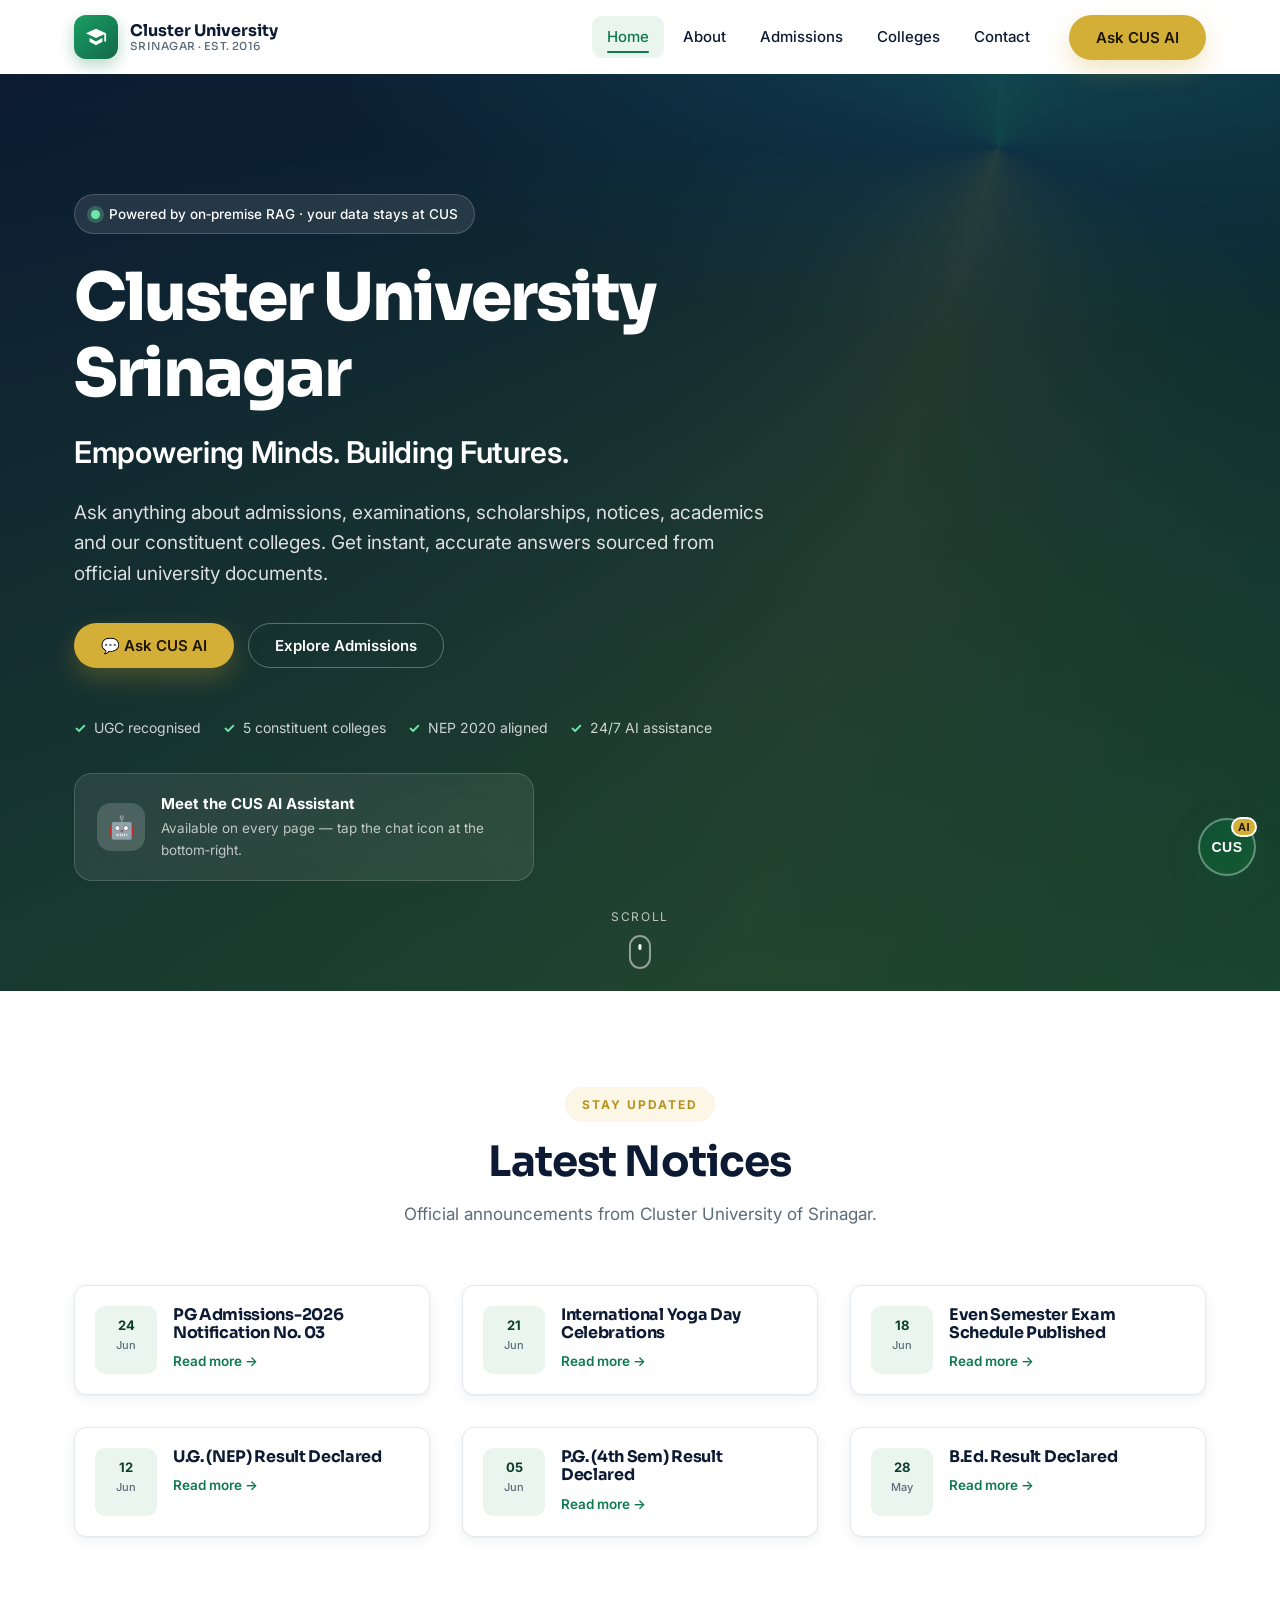
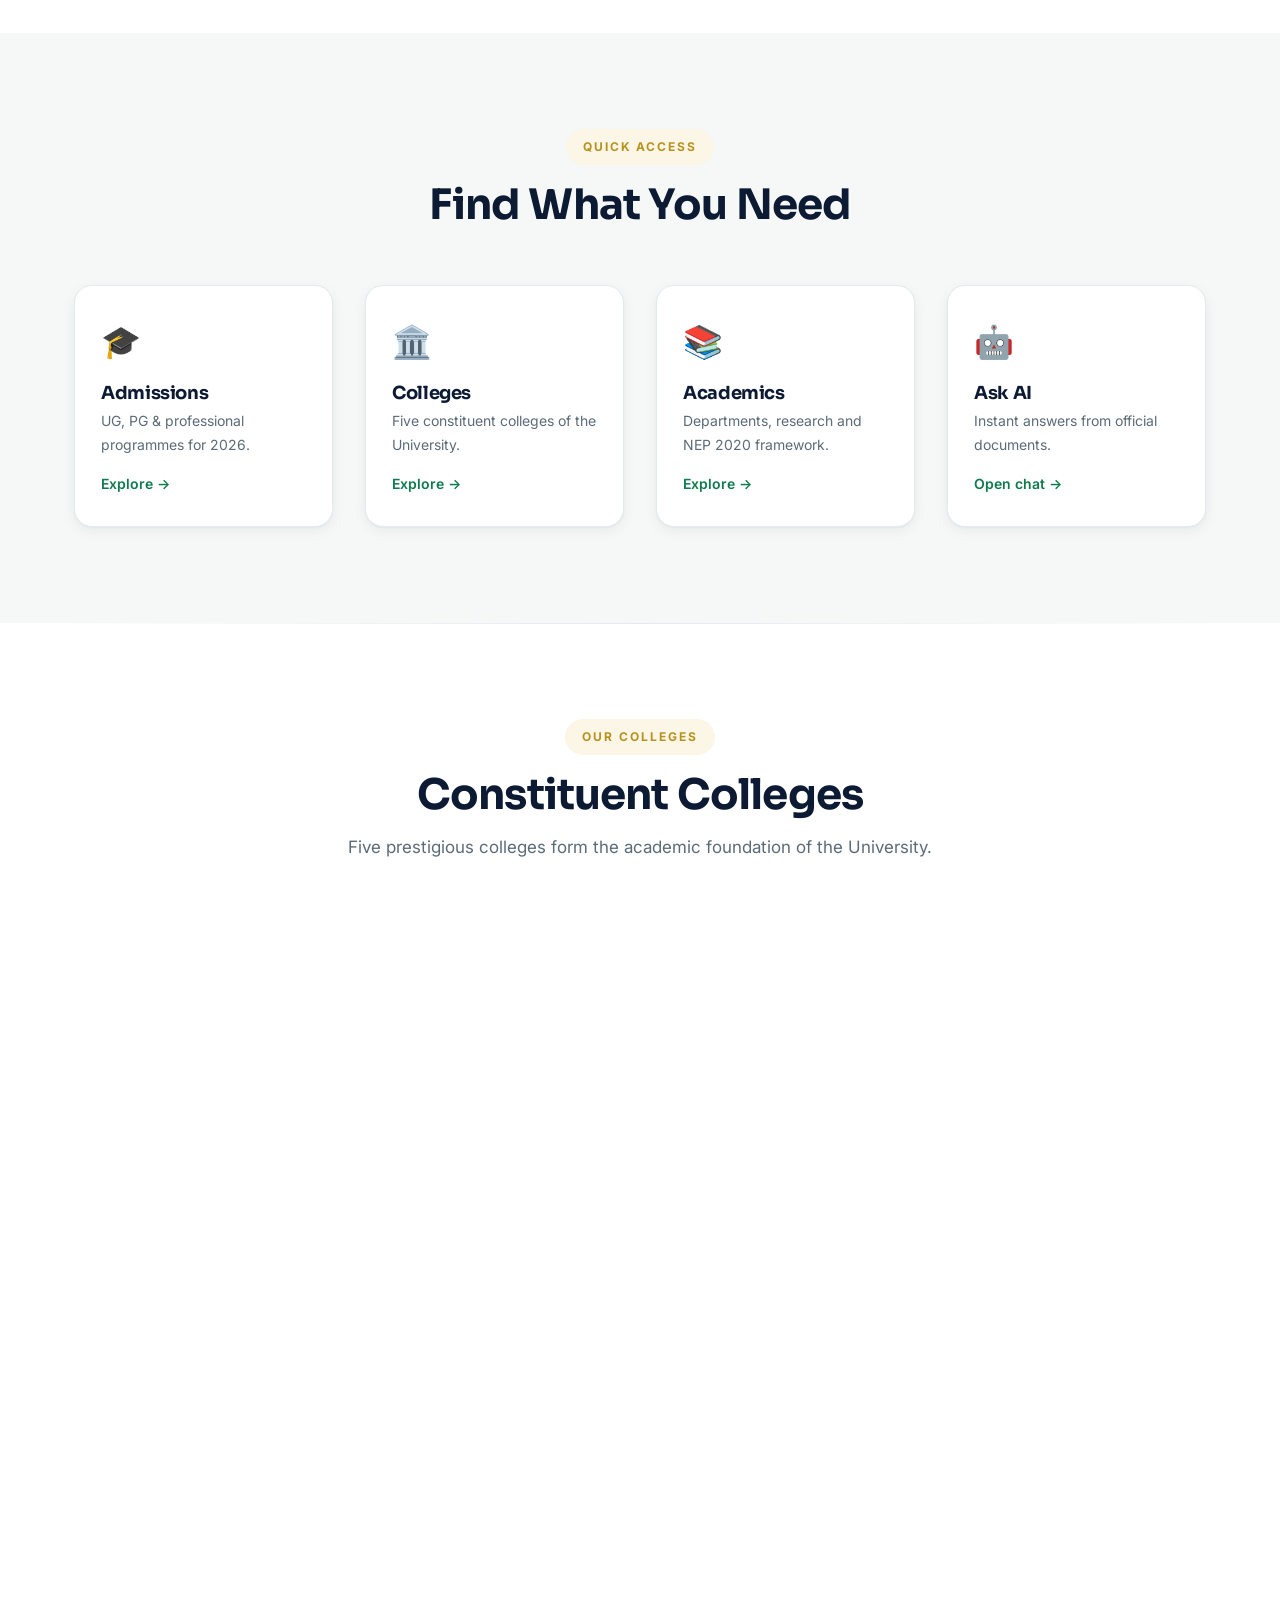
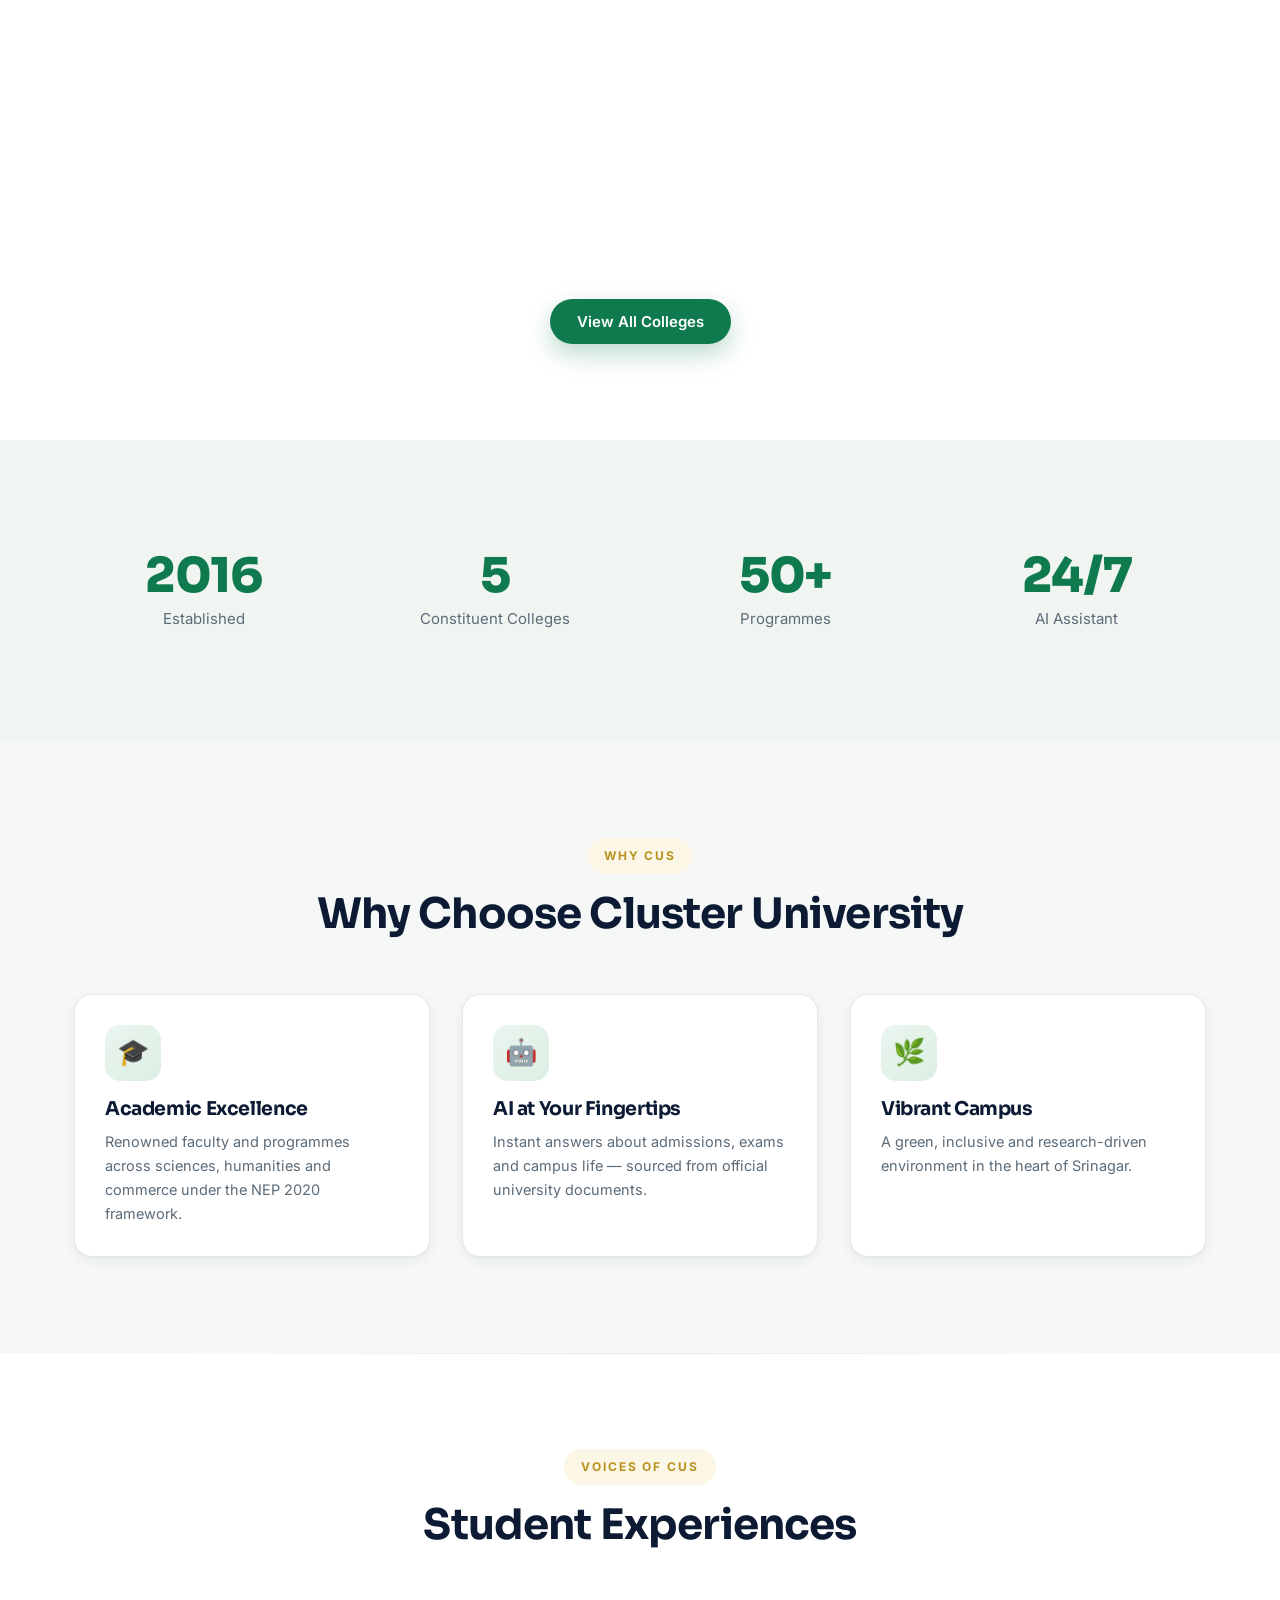
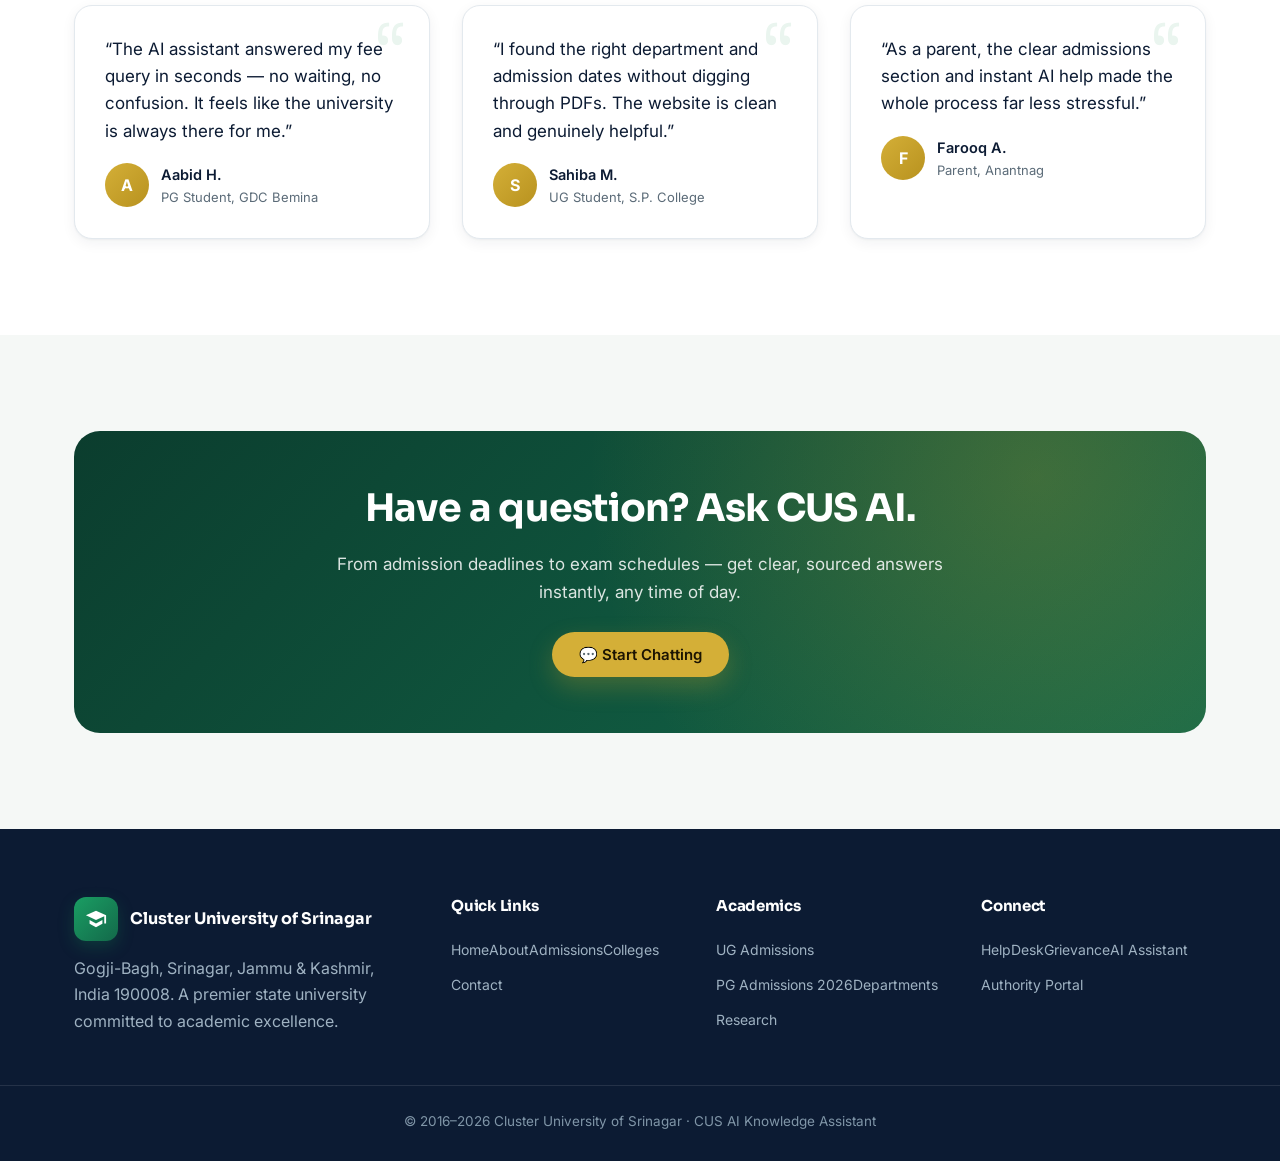
<file: frontend/pages/index.html>
﻿<!DOCTYPE html>
<html lang="en">
<head>
  <meta charset="UTF-8" />
  <meta name="viewport" content="width=device-width, initial-scale=1.0" />
  <title>Cluster University of Srinagar — CUS AI Assistant</title>
  <meta name="description" content="Cluster University of Srinagar — explore admissions, colleges and academics, and chat with the CUS AI Assistant powered by official university documents." />
  <link rel="preconnect" href="https://fonts.googleapis.com" />
  <link rel="preconnect" href="https://fonts.gstatic.com" crossorigin />
  <link href="https://fonts.googleapis.com/css2?family=Inter:wght@400;500;600;700&family=Sora:wght@600;700;800&display=swap" rel="stylesheet" />
  <link rel="stylesheet" href="../css/main.css" />
  <link rel="stylesheet" href="../css/responsive.css" />
  <link rel="stylesheet" href="../css/chatbot.css?v=5" />
  <link rel="icon" href="data:image/svg+xml,<svg xmlns='http://www.w3.org/2000/svg' viewBox='0 0 32 32'><rect width='32' height='32' rx='7' fill='%230f7a4d'/><path d='M16 8 5 13l11 5 9-4.09V20h2v-7L16 8z' fill='white'/><path d='M9 17.18v4L16 25l7-3.82v-4L16 21l-7-3.82z' fill='white'/></svg>" />
</head>
<body>
  <a class="skip-link" href="#main">Skip to content</a>
  <header class="site-header" id="site-header"></header>

  <!-- HERO -->
  <main id="main">
  <section class="hero">
    <div class="container">
      <span class="pill"><span class="dot"></span> Powered by on‑premise RAG · your data stays at CUS</span>
      <h1>Cluster University Srinagar</h1>
      <p class="lead" style="font-size:clamp(22px,3vw,30px);font-weight:600;color:#fff;margin-top:-6px;margin-bottom:22px;letter-spacing:-.01em;">Empowering Minds. Building Futures.</p>
      <p class="lead">Ask anything about admissions, examinations, scholarships, notices, academics and our constituent colleges. Get instant, accurate answers sourced from official university documents.</p>
      <div class="actions">
        <a class="btn gold" href="#" data-open-chat>💬 Ask CUS AI</a>
        <a class="btn ghost" href="admissions.html">Explore Admissions</a>
      </div>

      <div class="hero-trust">
        <span class="ti"><span class="ck">✓</span> UGC recognised</span>
        <span class="ti"><span class="ck">✓</span> 5 constituent colleges</span>
        <span class="ti"><span class="ck">✓</span> NEP 2020 aligned</span>
        <span class="ti"><span class="ck">✓</span> 24/7 AI assistance</span>
      </div>

      <div class="hero-glass" style="margin-top:34px;">
        <div class="ava">🤖</div>
        <div>
          <div class="t">Meet the CUS AI Assistant</div>
          <div class="s">Available on every page — tap the chat icon at the bottom‑right.</div>
        </div>
      </div>
    </div>
    <div class="scroll-cue" aria-hidden="true"><span>Scroll</span><span class="mouse"></span></div>
  </section>

  <!-- LATEST NOTICES -->
  <section class="section">
    <div class="container">
      <div class="section-head reveal">
        <span class="eyebrow">Stay Updated</span>
        <h2>Latest Notices</h2>
        <p>Official announcements from Cluster University of Srinagar.</p>
      </div>
      <div class="grid cols-3 reveal">
        <div class="notice-card"><div class="date">24<br><small>Jun</small></div><div><h4>PG Admissions-2026 Notification No. 03</h4><a class="more" href="admissions.html">Read more →</a></div></div>
        <div class="notice-card"><div class="date">21<br><small>Jun</small></div><div><h4>International Yoga Day Celebrations</h4><a class="more" href="about.html">Read more →</a></div></div>
        <div class="notice-card"><div class="date">18<br><small>Jun</small></div><div><h4>Even Semester Exam Schedule Published</h4><a class="more" href="admissions.html">Read more →</a></div></div>
        <div class="notice-card"><div class="date">12<br><small>Jun</small></div><div><h4>U.G. (NEP) Result Declared</h4><a class="more" href="admissions.html">Read more →</a></div></div>
        <div class="notice-card"><div class="date">05<br><small>Jun</small></div><div><h4>P.G. (4th Sem) Result Declared</h4><a class="more" href="admissions.html">Read more →</a></div></div>
        <div class="notice-card"><div class="date">28<br><small>May</small></div><div><h4>B.Ed. Result Declared</h4><a class="more" href="admissions.html">Read more →</a></div></div>
      </div>
    </div>
  </section>

  <!-- QUICK LINKS -->
  <section class="section alt">
    <div class="container">
      <div class="section-head reveal">
        <span class="eyebrow">Quick Access</span>
        <h2>Find What You Need</h2>
      </div>
      <div class="grid cols-4 reveal">
        <a class="quick-card" href="admissions.html"><div class="qi">🎓</div><h3>Admissions</h3><p>UG, PG & professional programmes for 2026.</p><div class="arrow">Explore →</div></a>
        <a class="quick-card" href="colleges.html"><div class="qi">🏛️</div><h3>Colleges</h3><p>Five constituent colleges of the University.</p><div class="arrow">Explore →</div></a>
        <a class="quick-card" href="about.html"><div class="qi">📚</div><h3>Academics</h3><p>Departments, research and NEP 2020 framework.</p><div class="arrow">Explore →</div></a>
        <a class="quick-card" href="#" data-open-chat><div class="qi">🤖</div><h3>Ask AI</h3><p>Instant answers from official documents.</p><div class="arrow">Open chat →</div></a>
      </div>
    </div>
  </section>

  <!-- CONSTITUENT COLLEGES PREVIEW -->
  <section class="section">
    <div class="container">
      <div class="section-head reveal">
        <span class="eyebrow">Our Colleges</span>
        <h2>Constituent Colleges</h2>
        <p>Five prestigious colleges form the academic foundation of the University.</p>
      </div>
      <div class="grid cols-3 reveal" data-college-grid></div>
      <div class="center mt-m"><a class="btn green" href="colleges.html">View All Colleges</a></div>
    </div>
  </section>

  <!-- STATS -->
  <section class="section tint">
    <div class="container">
      <div class="grid cols-4 reveal">
        <div class="stat"><div class="num">2016</div><div class="lbl">Established</div></div>
        <div class="stat"><div class="num">5</div><div class="lbl">Constituent Colleges</div></div>
        <div class="stat"><div class="num">50+</div><div class="lbl">Programmes</div></div>
        <div class="stat"><div class="num">24/7</div><div class="lbl">AI Assistant</div></div>
      </div>
    </div>
  </section>

  <!-- WHY CHOOSE -->
  <section class="section alt">
    <div class="container">
      <div class="section-head reveal">
        <span class="eyebrow">Why CUS</span>
        <h2>Why Choose Cluster University</h2>
      </div>
      <div class="grid cols-3 reveal">
        <div class="card"><div class="pad"><div class="ico">🎓</div><h3>Academic Excellence</h3><p>Renowned faculty and programmes across sciences, humanities and commerce under the NEP 2020 framework.</p></div></div>
        <div class="card"><div class="pad"><div class="ico">🤖</div><h3>AI at Your Fingertips</h3><p>Instant answers about admissions, exams and campus life — sourced from official university documents.</p></div></div>
        <div class="card"><div class="pad"><div class="ico">🌿</div><h3>Vibrant Campus</h3><p>A green, inclusive and research-driven environment in the heart of Srinagar.</p></div></div>
      </div>
    </div>
  </section>

  <!-- TESTIMONIALS -->
  <section class="section">
    <div class="container">
      <div class="section-head reveal">
        <span class="eyebrow">Voices of CUS</span>
        <h2>Student Experiences</h2>
      </div>
      <div class="grid cols-3 reveal">
        <div class="quote-card"><div class="q">“The AI assistant answered my fee query in seconds — no waiting, no confusion. It feels like the university is always there for me.”</div><div class="who"><div class="av">A</div><div><div class="nm">Aabid H.</div><div class="ro">PG Student, GDC Bemina</div></div></div></div>
        <div class="quote-card"><div class="q">“I found the right department and admission dates without digging through PDFs. The website is clean and genuinely helpful.”</div><div class="who"><div class="av">S</div><div><div class="nm">Sahiba M.</div><div class="ro">UG Student, S.P. College</div></div></div></div>
        <div class="quote-card"><div class="q">“As a parent, the clear admissions section and instant AI help made the whole process far less stressful.”</div><div class="who"><div class="av">F</div><div><div class="nm">Farooq A.</div><div class="ro">Parent, Anantnag</div></div></div></div>
      </div>
    </div>
  </section>

  <!-- CTA -->
  <section class="section alt">
    <div class="container">
      <div class="cta-band reveal">
        <h2>Have a question? Ask CUS AI.</h2>
        <p>From admission deadlines to exam schedules — get clear, sourced answers instantly, any time of day.</p>
        <a class="btn gold" href="#" data-open-chat>💬 Start Chatting</a>
      </div>
    </div>
  </section>
  </main>

  <footer id="site-footer"></footer>

  <script src="../js/config.js?v=2"></script>
  <script src="../js/navigation.js?v=2"></script>
  <script src="../js/main.js?v=2"></script>
  <script src="../js/chatbot.js?v=5"></script>
</body>
</html>
</file>
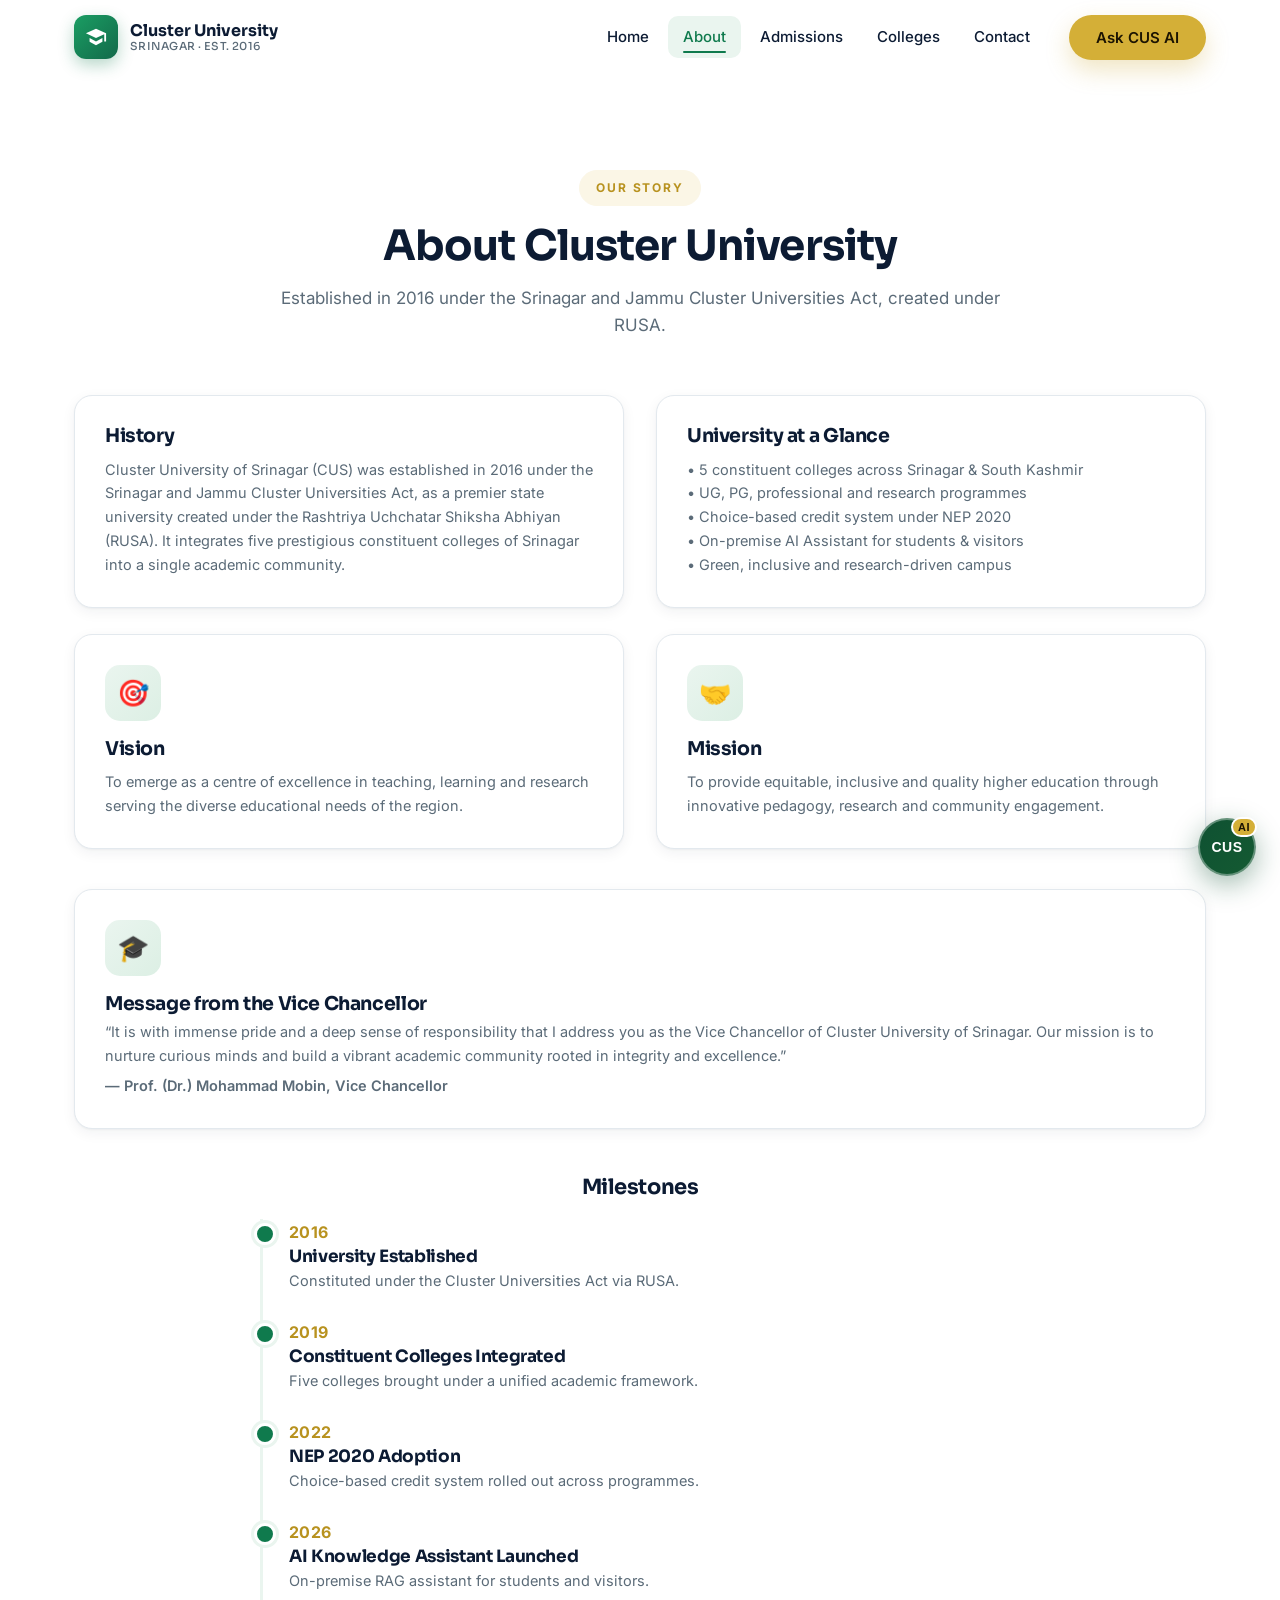
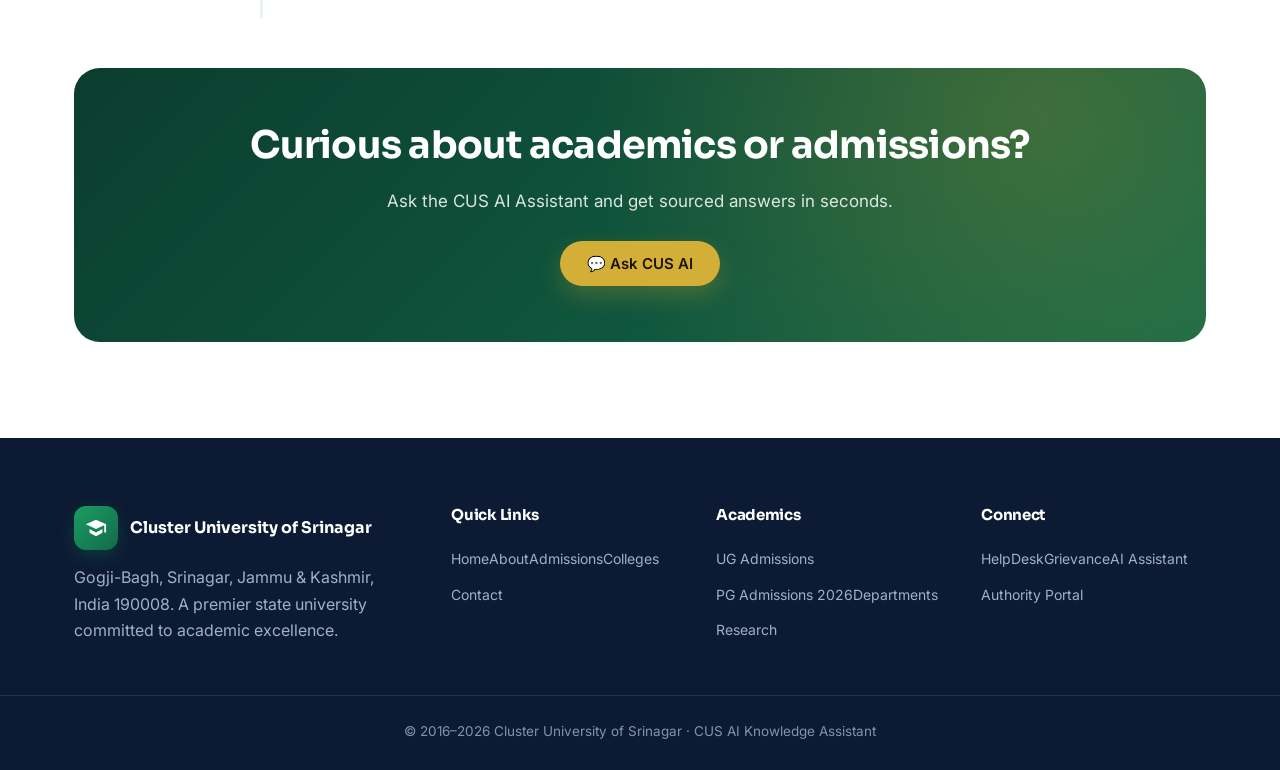
<file: frontend/pages/about.html>
﻿<!DOCTYPE html>
<html lang="en">
<head>
  <meta charset="UTF-8" />
  <meta name="viewport" content="width=device-width, initial-scale=1.0" />
  <title>About — Cluster University of Srinagar</title>
  <link rel="preconnect" href="https://fonts.googleapis.com" />
  <link href="https://fonts.googleapis.com/css2?family=Inter:wght@400;500;600;700&family=Sora:wght@600;700;800&display=swap" rel="stylesheet" />
  <link rel="stylesheet" href="../css/main.css" />
  <link rel="stylesheet" href="../css/responsive.css" />
  <link rel="stylesheet" href="../css/chatbot.css?v=5" />
  <link rel="icon" href="data:image/svg+xml,<svg xmlns='http://www.w3.org/2000/svg' viewBox='0 0 32 32'><rect width='32' height='32' rx='7' fill='%230f7a4d'/><path d='M16 8 5 13l11 5 9-4.09V20h2v-7L16 8z' fill='white'/><path d='M9 17.18v4L16 25l7-3.82v-4L16 21l-7-3.82z' fill='white'/></svg>" />
</head>
<body>
  <a class="skip-link" href="#main">Skip to content</a>
  <header class="site-header" id="site-header"></header>

  <main id="main">
  <section class="section">
    <div class="container">
      <div class="section-head reveal">
        <span class="eyebrow">Our Story</span>
        <h2>About Cluster University</h2>
        <p>Established in 2016 under the Srinagar and Jammu Cluster Universities Act, created under RUSA.</p>
      </div>

      <div class="grid cols-2 reveal">
        <div class="card"><div class="pad">
          <h3>History</h3>
          <p>Cluster University of Srinagar (CUS) was established in 2016 under the Srinagar and Jammu Cluster Universities Act, as a premier state university created under the Rashtriya Uchchatar Shiksha Abhiyan (RUSA). It integrates five prestigious constituent colleges of Srinagar into a single academic community.</p>
        </div></div>
        <div class="card"><div class="pad">
          <h3>University at a Glance</h3>
          <p>• 5 constituent colleges across Srinagar & South Kashmir<br>• UG, PG, professional and research programmes<br>• Choice-based credit system under NEP 2020<br>• On-premise AI Assistant for students & visitors<br>• Green, inclusive and research-driven campus</p>
        </div></div>
      </div>

      <div class="grid cols-2 reveal" style="margin-top:26px;">
        <div class="card"><div class="pad"><div class="ico">🎯</div><h3>Vision</h3><p>To emerge as a centre of excellence in teaching, learning and research serving the diverse educational needs of the region.</p></div></div>
        <div class="card"><div class="pad"><div class="ico">🤝</div><h3>Mission</h3><p>To provide equitable, inclusive and quality higher education through innovative pedagogy, research and community engagement.</p></div></div>
      </div>

      <div class="reveal" style="margin-top:40px;">
        <div class="card"><div class="pad" style="display:flex;gap:18px;align-items:center;flex-wrap:wrap;">
          <div class="ico" style="margin:0;">🎓</div>
          <div><h3 style="margin:0 0 4px;">Message from the Vice Chancellor</h3>
          <p style="margin:0;color:var(--muted)">“It is with immense pride and a deep sense of responsibility that I address you as the Vice Chancellor of Cluster University of Srinagar. Our mission is to nurture curious minds and build a vibrant academic community rooted in integrity and excellence.”</p>
          <p style="margin:6px 0 0;font-weight:600;">— Prof. (Dr.) Mohammad Mobin, Vice Chancellor</p></div>
        </div></div>
      </div>

      <h3 style="margin-top:46px;text-align:center;" class="reveal">Milestones</h3>
      <div class="timeline reveal" style="max-width:760px;margin:20px auto 0;">
        <div class="item"><div class="yr">2016</div><h4>University Established</h4><p>Constituted under the Cluster Universities Act via RUSA.</p></div>
        <div class="item"><div class="yr">2019</div><h4>Constituent Colleges Integrated</h4><p>Five colleges brought under a unified academic framework.</p></div>
        <div class="item"><div class="yr">2022</div><h4>NEP 2020 Adoption</h4><p>Choice-based credit system rolled out across programmes.</p></div>
        <div class="item"><div class="yr">2026</div><h4>AI Knowledge Assistant Launched</h4><p>On-premise RAG assistant for students and visitors.</p></div>
      </div>

      <div class="cta-band reveal" style="margin-top:50px;">
        <h2>Curious about academics or admissions?</h2>
        <p>Ask the CUS AI Assistant and get sourced answers in seconds.</p>
        <a class="btn gold" href="#" data-open-chat>💬 Ask CUS AI</a>
      </div>
    </div>
  </section>
  </main>

  <footer id="site-footer"></footer>

  <script src="../js/config.js?v=2"></script>
  <script src="../js/navigation.js?v=2"></script>
  <script src="../js/main.js?v=2"></script>
  <script src="../js/chatbot.js?v=5"></script>
</body>
</html>
</file>
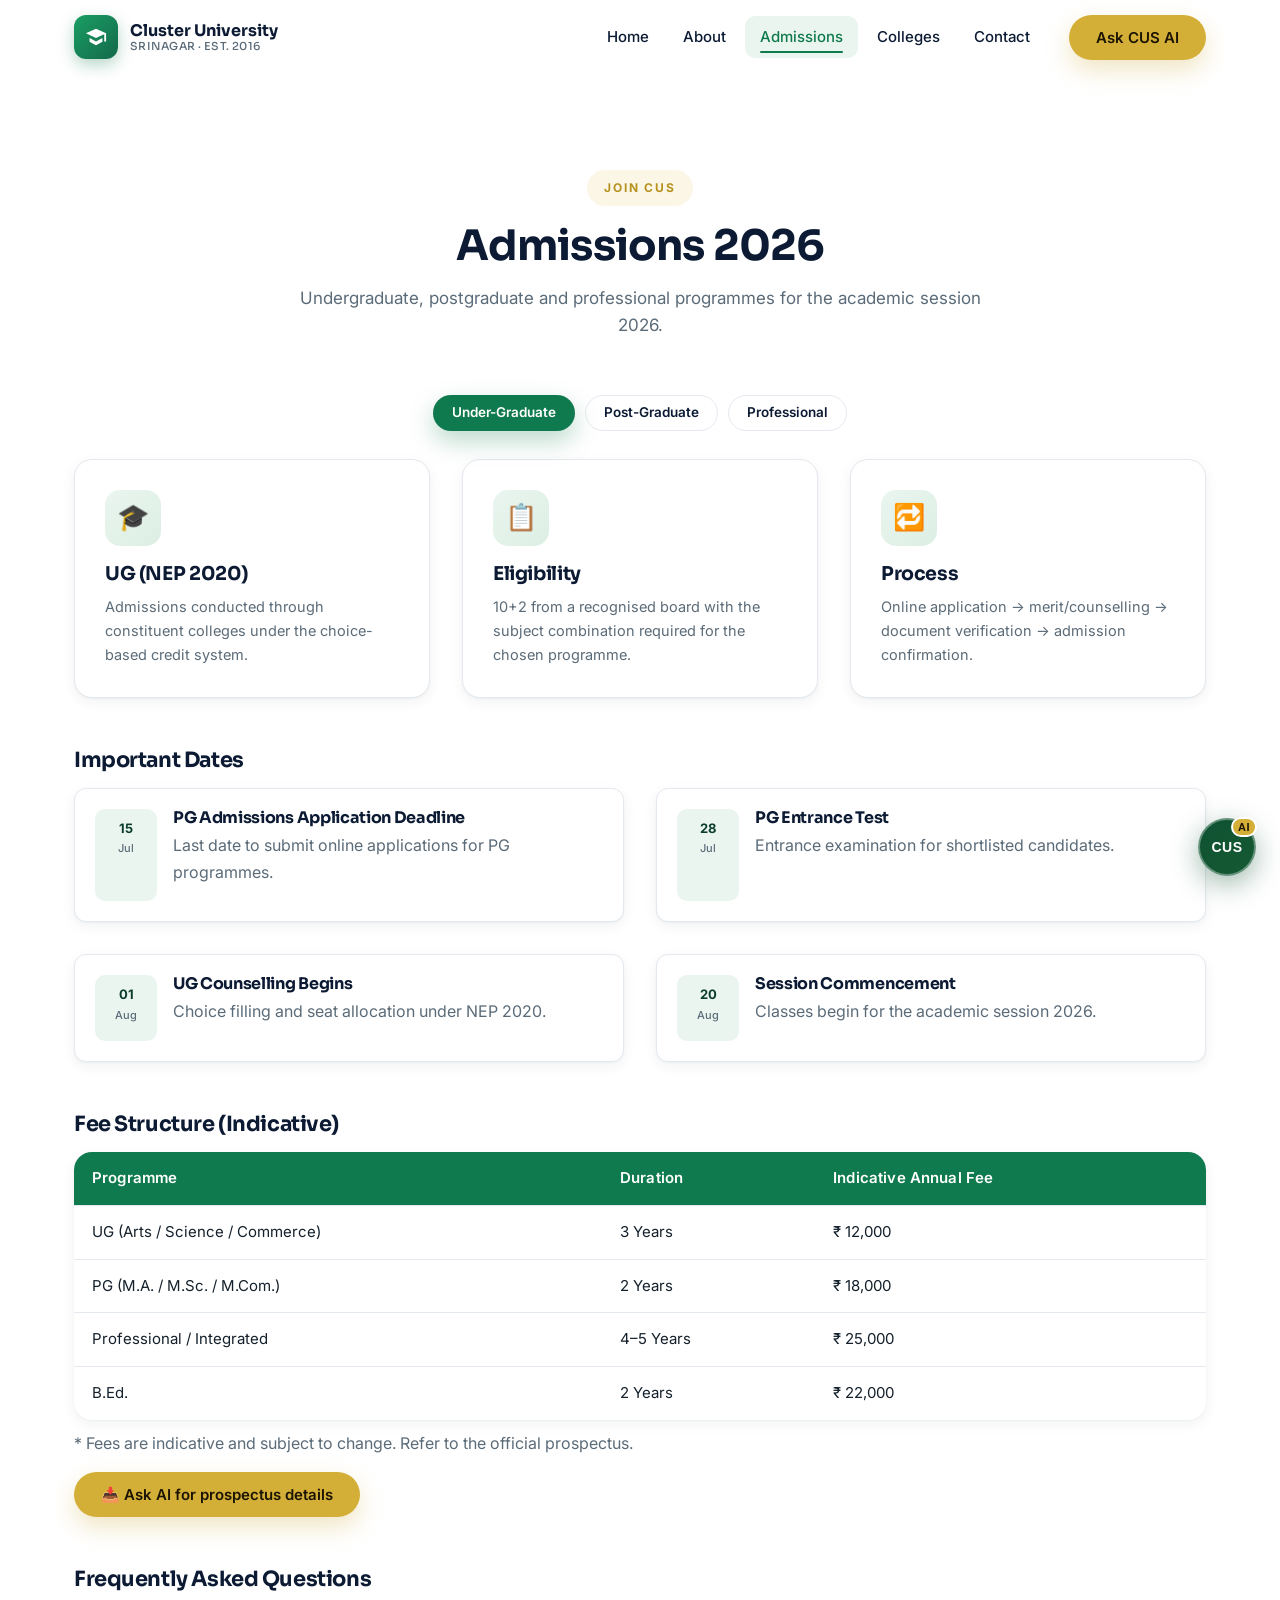
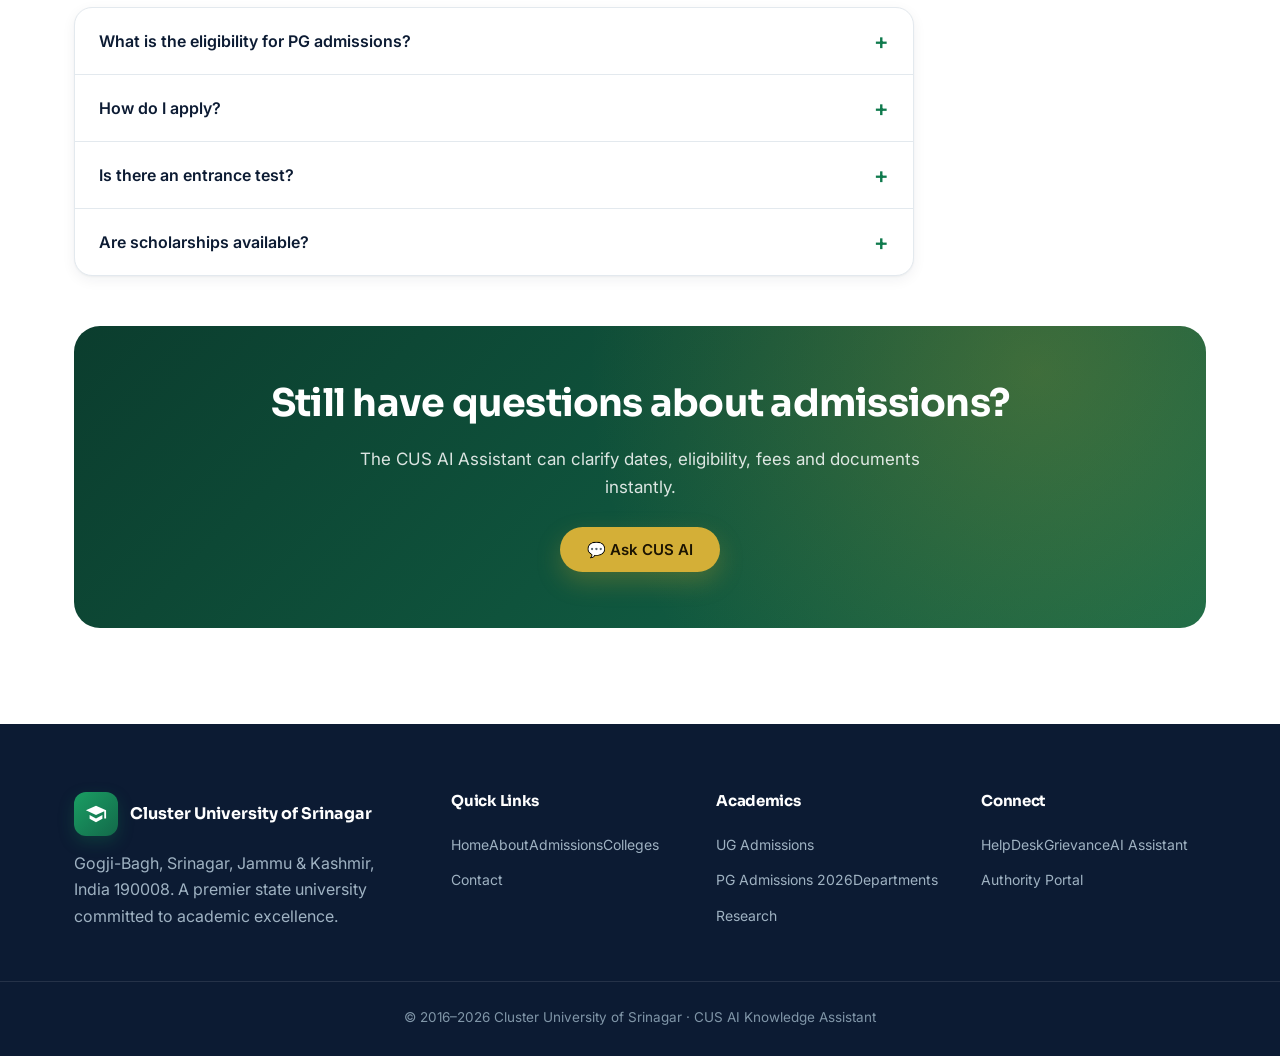
<file: frontend/pages/admissions.html>
﻿<!DOCTYPE html>
<html lang="en">
<head>
  <meta charset="UTF-8" />
  <meta name="viewport" content="width=device-width, initial-scale=1.0" />
  <title>Admissions — Cluster University of Srinagar</title>
  <link rel="preconnect" href="https://fonts.googleapis.com" />
  <link href="https://fonts.googleapis.com/css2?family=Inter:wght@400;500;600;700&family=Sora:wght@600;700;800&display=swap" rel="stylesheet" />
  <link rel="stylesheet" href="../css/main.css" />
  <link rel="stylesheet" href="../css/responsive.css" />
  <link rel="stylesheet" href="../css/chatbot.css?v=5" />
  <link rel="icon" href="data:image/svg+xml,<svg xmlns='http://www.w3.org/2000/svg' viewBox='0 0 32 32'><rect width='32' height='32' rx='7' fill='%230f7a4d'/><path d='M16 8 5 13l11 5 9-4.09V20h2v-7L16 8z' fill='white'/><path d='M9 17.18v4L16 25l7-3.82v-4L16 21l-7-3.82z' fill='white'/></svg>" />
</head>
<body>
  <a class="skip-link" href="#main">Skip to content</a>
  <header class="site-header" id="site-header"></header>

  <main id="main">
  <section class="section">
    <div class="container">
      <div class="section-head reveal">
        <span class="eyebrow">Join CUS</span>
        <h2>Admissions 2026</h2>
        <p>Undergraduate, postgraduate and professional programmes for the academic session 2026.</p>
      </div>

      <!-- Tabs -->
      <div class="reveal" style="display:flex;gap:10px;justify-content:center;flex-wrap:wrap;margin-bottom:28px;">
        <button class="btn green sm active" data-tab="ug">Under-Graduate</button>
        <button class="btn ghost sm" data-tab="pg">Post-Graduate</button>
        <button class="btn ghost sm" data-tab="pro">Professional</button>
      </div>

      <div data-pane="ug" class="reveal">
        <div class="grid cols-3">
          <div class="card"><div class="pad"><div class="ico">🎓</div><h3>UG (NEP 2020)</h3><p>Admissions conducted through constituent colleges under the choice-based credit system.</p></div></div>
          <div class="card"><div class="pad"><div class="ico">📋</div><h3>Eligibility</h3><p>10+2 from a recognised board with the subject combination required for the chosen programme.</p></div></div>
          <div class="card"><div class="pad"><div class="ico">🔁</div><h3>Process</h3><p>Online application → merit/counselling → document verification → admission confirmation.</p></div></div>
        </div>
      </div>
      <div data-pane="pg" class="reveal" style="display:none;">
        <div class="grid cols-3">
          <div class="card"><div class="pad"><div class="ico">📘</div><h3>PG 2026</h3><p>Applications invited for PG programmes. Notification No. 03 CUS of 2026 released. Apply by 15 July 2026.</p></div></div>
          <div class="card"><div class="pad"><div class="ico">🎯</div><h3>Eligibility</h3><p>Bachelor's degree in the relevant discipline with at least 50% marks (45% for reserved categories).</p></div></div>
          <div class="card"><div class="pad"><div class="ico">📝</div><h3>Entrance Test</h3><p>Entrance examination scheduled for 28 July 2026 for shortlisted candidates.</p></div></div>
        </div>
      </div>
      <div data-pane="pro" class="reveal" style="display:none;">
        <div class="grid cols-3">
          <div class="card"><div class="pad"><div class="ico">🏅</div><h3>Professional & Integrated</h3><p>Professional and integrated programmes across sciences, commerce and management streams.</p></div></div>
          <div class="card"><div class="pad"><div class="ico">💼</div><h3>B.Ed. & Management</h3><p>Teacher education and management programmes with practical training components.</p></div></div>
          <div class="card"><div class="pad"><div class="ico">🌐</div><h3>Career Outcomes</h3><p>Strong industry linkages and placement support across constituent colleges.</p></div></div>
        </div>
      </div>

      <h3 style="margin-top:50px;" class="reveal">Important Dates</h3>
      <div class="grid cols-2 reveal" style="margin-top:16px;">
        <div class="notice-card"><div class="date">15<br><small>Jul</small></div><div><h4>PG Admissions Application Deadline</h4><p class="muted">Last date to submit online applications for PG programmes.</p></div></div>
        <div class="notice-card"><div class="date">28<br><small>Jul</small></div><div><h4>PG Entrance Test</h4><p class="muted">Entrance examination for shortlisted candidates.</p></div></div>
        <div class="notice-card"><div class="date">01<br><small>Aug</small></div><div><h4>UG Counselling Begins</h4><p class="muted">Choice filling and seat allocation under NEP 2020.</p></div></div>
        <div class="notice-card"><div class="date">20<br><small>Aug</small></div><div><h4>Session Commencement</h4><p class="muted">Classes begin for the academic session 2026.</p></div></div>
      </div>

      <h3 style="margin-top:50px;" class="reveal">Fee Structure (Indicative)</h3>
      <div class="reveal" style="margin-top:16px;">
        <table class="table">
          <thead><tr><th>Programme</th><th>Duration</th><th>Indicative Annual Fee</th></tr></thead>
          <tbody>
            <tr><td>UG (Arts / Science / Commerce)</td><td>3 Years</td><td>₹ 12,000</td></tr>
            <tr><td>PG (M.A. / M.Sc. / M.Com.)</td><td>2 Years</td><td>₹ 18,000</td></tr>
            <tr><td>Professional / Integrated</td><td>4–5 Years</td><td>₹ 25,000</td></tr>
            <tr><td>B.Ed.</td><td>2 Years</td><td>₹ 22,000</td></tr>
          </tbody>
        </table>
        <p class="muted" style="margin-top:10px;">* Fees are indicative and subject to change. Refer to the official prospectus.</p>
        <a class="btn gold" href="#" data-open-chat>📥 Ask AI for prospectus details</a>
      </div>

      <h3 style="margin-top:50px;" class="reveal">Frequently Asked Questions</h3>
      <div class="accordion reveal" style="margin-top:16px;max-width:840px;">
        <div class="acc-item"><button class="acc-head">What is the eligibility for PG admissions? <span class="pm">+</span></button><div class="acc-body"><p>Bachelor's degree in the relevant discipline with at least 50% marks (45% for reserved categories), as per Notification No. 03 CUS of 2026.</p></div></div>
        <div class="acc-item"><button class="acc-head">How do I apply? <span class="pm">+</span></button><div class="acc-body"><p>Applications are submitted online through the Admissions portal. Ask the CUS AI Assistant for step-by-step guidance.</p></div></div>
        <div class="acc-item"><button class="acc-head">Is there an entrance test? <span class="pm">+</span></button><div class="acc-body"><p>Yes, PG admissions include an entrance examination scheduled for 28 July 2026.</p></div></div>
        <div class="acc-item"><button class="acc-head">Are scholarships available? <span class="pm">+</span></button><div class="acc-body"><p>Various state and university scholarships are available for eligible students. Ask CUS AI for the latest schemes.</p></div></div>
      </div>

      <div class="cta-band reveal" style="margin-top:50px;">
        <h2>Still have questions about admissions?</h2>
        <p>The CUS AI Assistant can clarify dates, eligibility, fees and documents instantly.</p>
        <a class="btn gold" href="#" data-open-chat>💬 Ask CUS AI</a>
      </div>
    </div>
  </section>
  </main>

  <footer id="site-footer"></footer>

  <script src="../js/config.js?v=2"></script>
  <script src="../js/navigation.js?v=2"></script>
  <script src="../js/main.js?v=2"></script>
  <script src="../js/chatbot.js?v=5"></script>
</body>
</html>
</file>
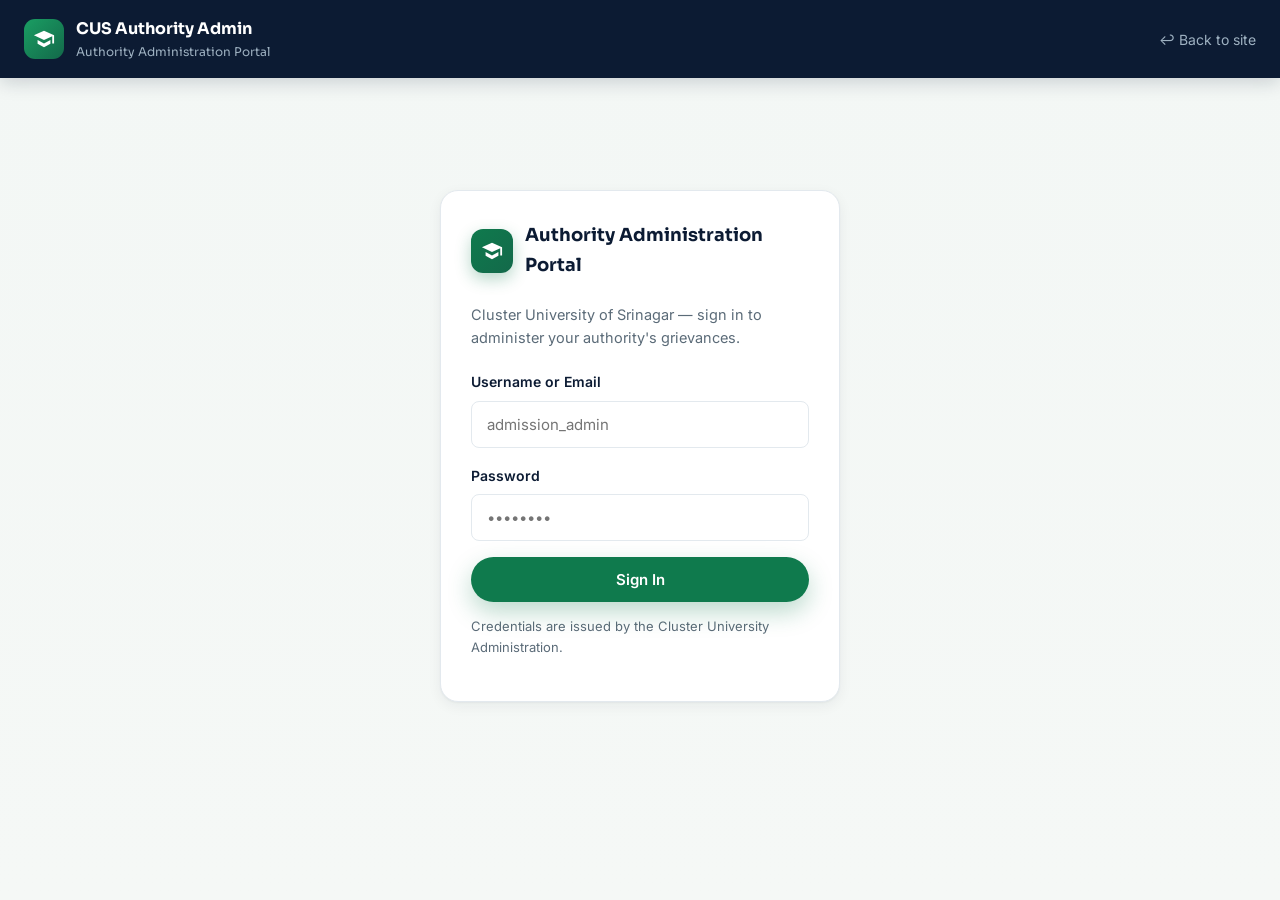
<file: frontend/pages/authority-admin.html>
<!DOCTYPE html>
<html lang="en">
<head>
  <meta charset="UTF-8" />
  <meta name="viewport" content="width=device-width, initial-scale=1.0" />
  <title>Authority Admin — Cluster University of Srinagar</title>
  <link rel="preconnect" href="https://fonts.googleapis.com" />
  <link href="https://fonts.googleapis.com/css2?family=Inter:wght@400;500;600;700&family=Sora:wght@600;700;800&display=swap" rel="stylesheet" />
  <link rel="stylesheet" href="../css/main.css" />
  <link rel="stylesheet" href="../css/responsive.css" />
  <link rel="stylesheet" href="../css/admin.css" />
  <link rel="stylesheet" href="../css/authority-admin.css" />
  <link rel="icon" href="data:image/svg+xml,<svg xmlns='http://www.w3.org/2000/svg' viewBox='0 0 32 32'><rect width='32' height='32' rx='7' fill='%230f7a4d'/><path d='M16 8 5 13l11 5 9-4.09V20h2v-7L16 8z' fill='white'/><path d='M9 17.18v4L16 25l7-3.82v-4L16 21l-7-3.82z' fill='white'/></svg>" />
</head>
<body>
  <div class="admin-wrap">
    <div class="admin-top">
      <div class="logo"><svg viewBox="0 0 24 24" width="22" height="22" fill="currentColor" aria-hidden="true"><path d="M12 3 1 8l11 5 9-4.09V17h2V8L12 3z"/><path d="M5 13.18v4L12 21l7-3.82v-4L12 17l-7-3.82z"/></svg></div>
      <div class="t">CUS Authority Admin<small>Authority Administration Portal</small></div>
      <div class="right">
        <span id="userLabel" style="display:none;"></span>
        <a class="admin-link" href="index.html">↩ Back to site</a>
        <button id="logoutBtn" class="admin-link" style="display:none;background:none;border:none;cursor:pointer;" title="Logout">Logout</button>
      </div>
    </div>

    <div class="admin-main">
      <!-- ======= Login ======= -->
      <div id="loginView">
        <div class="admin-card auth-card">
          <div class="brand" style="display:flex;align-items:center;gap:12px;">
            <span class="logo" style="width:44px;height:44px;border-radius:12px;display:grid;place-items:center;background:linear-gradient(135deg,var(--green),var(--green-700));color:#fff;"><svg viewBox="0 0 24 24" width="22" height="22" fill="currentColor" aria-hidden="true"><path d="M12 3 1 8l11 5 9-4.09V17h2V8L12 3z"/><path d="M5 13.18v4L12 21l7-3.82v-4L12 17l-7-3.82z"/></svg></span>
            <span style="font-family:var(--display);font-weight:700;font-size:18px;color:var(--navy);">Authority Administration Portal</span>
          </div>
          <p class="sub">Cluster University of Srinagar &mdash; sign in to administer your authority's grievances.</p>
          <form class="form" id="loginForm">
            <label>Username or Email<input type="text" name="username" required placeholder="admission_admin" autocomplete="username" /></label>
            <label>Password<input type="password" name="password" required placeholder="••••••••" autocomplete="current-password" /></label>
            <p class="auth-error" id="loginError" style="display:none;"></p>
            <button class="btn green block" type="submit" id="loginBtn">Sign In</button>
          </form>
          <p class="muted" style="font-size:13px;margin-top:14px;">Credentials are issued by the Cluster University Administration.</p>
        </div>
      </div>

      <!-- ======= Portal ======= -->
      <div id="dashView" style="display:none;">
        <div class="aa-header admin-card" id="aaHeader">
          <div class="aa-header-brand">
            <div class="aa-avatar">🏛</div>
            <div>
              <h1 id="aaAuthName">Authority Administration Portal</h1>
              <p class="sub" id="aaSub">Welcome</p>
            </div>
          </div>
          <div class="aa-nav">
            <button class="aa-nav-btn active" data-view="dashboard">📊 Dashboard</button>
            <button class="aa-nav-btn" data-view="grievances">📋 Grievances <span class="aa-unread-pill" id="navUnread" style="display:none;"></span></button>
            <button class="aa-nav-btn" data-view="profile">👤 Profile</button>
            <button class="aa-nav-btn" id="refreshBtn" style="opacity:0.7;">♻️ Refresh</button>
          </div>
        </div>

        <!-- ===== Dashboard ===== -->
        <div id="viewDashboard" class="aa-view">
          <div class="admin-card">
            <div class="aa-kpis" id="aaKpis"><p class="aa-loading">Loading dashboard…</p></div>
          </div>
          <div class="admin-card">
            <h2>Recent Grievances</h2>
            <div class="auth-table-wrap">
              <table class="auth-table">
                <thead><tr><th>Reference</th><th>Student</th><th>Subject</th><th>Status</th><th>Read</th><th>Date</th><th></th></tr></thead>
                <tbody id="dashRecentRows"><tr><td colspan="7" class="aa-loading">Loading…</td></tr></tbody>
              </table>
            </div>
          </div>
        </div>

        <!-- ===== Grievances ===== -->
        <div id="viewGrievances" class="aa-view" style="display:none;">
          <div class="admin-card">
            <div class="aa-filters">
              <input type="text" id="gfQ" class="aa-input" placeholder="Search reference, student, roll no, email, subject…" />
              <select id="gfStatus" class="aa-input">
                <option value="">All statuses</option>
                <option value="submitted">Submitted</option>
                <option value="acknowledged">Acknowledged</option>
                <option value="in_progress">In Progress</option>
                <option value="resolved">Resolved</option>
                <option value="closed">Closed</option>
                <option value="rejected">Rejected</option>
              </select>
              <select id="gfRead" class="aa-input">
                <option value="">All (read/unread)</option>
                <option value="unread">Unread</option>
                <option value="read">Read</option>
              </select>
              <input type="date" id="gfFrom" class="aa-input" title="From date" />
              <input type="date" id="gfTo" class="aa-input" title="To date" />
              <button class="btn green" id="gfApply">Apply</button>
              <button class="btn sm ghost" id="gfReset">Reset</button>
            </div>
            <div class="auth-table-wrap">
              <table class="auth-table">
                <thead><tr><th>Reference</th><th>Student</th><th>Roll No</th><th>College</th><th>Sem.</th><th>Subject</th><th>Status</th><th>Read</th><th>Created</th><th></th></tr></thead>
                <tbody id="grievanceRows"><tr><td colspan="10" class="aa-loading">Loading grievances…</td></tr></tbody>
              </table>
            </div>
            <div class="aa-pager" id="aaPager"></div>
          </div>
        </div>

        <!-- ===== Detail ===== -->
        <div id="viewDetail" class="aa-view" style="display:none;">
          <button class="btn sm ghost" id="detailBack">← Back to Grievances</button>
          <div id="detailBody"></div>
        </div>

        <!-- ===== Profile ===== -->
        <div id="viewProfile" class="aa-view" style="display:none;">
          <div class="admin-card">
            <h2>Authority Profile</h2>
            <div id="profileInfo" class="aa-profile"><p class="aa-loading">Loading profile…</p></div>
          </div>
          <div class="admin-card">
            <h2>My Account</h2>
            <form class="form" id="profileForm" style="max-width:420px;">
              <label>Full Name<input type="text" id="pfFullName" maxlength="120" /></label>
              <label>Designation<input type="text" id="pfDesignation" maxlength="120" /></label>
              <label>Phone<input type="text" id="pfPhone" maxlength="30" /></label>
              <button class="btn green" type="submit" id="saveProfileBtn">💾 Save Profile</button>
              <p class="muted" style="font-size:12px;margin-top:8px;">Authority details (name, category, status, official email, routing) are managed by the Super Admin.</p>
            </form>
          </div>
          <div class="admin-card">
            <h2>Change Password</h2>
            <form class="form" id="pwdForm" style="max-width:420px;">
              <label>Current Password<input type="password" id="pwCurrent" required autocomplete="current-password" /></label>
              <label>New Password<input type="password" id="pwNew" required minlength="6" maxlength="128" autocomplete="new-password" /></label>
              <label>Confirm New Password<input type="password" id="pwNew2" required autocomplete="new-password" /></label>
              <button class="btn green" type="submit" id="changePwdBtn">🔑 Update Password</button>
            </form>
          </div>
        </div>
      </div>
    </div>
  </div>

  <div id="toastContainer" class="toast-container"></div>

  <script src="../js/config.js"></script>
  <script src="../js/authority-admin.js"></script>
</body>
</html>
</file>
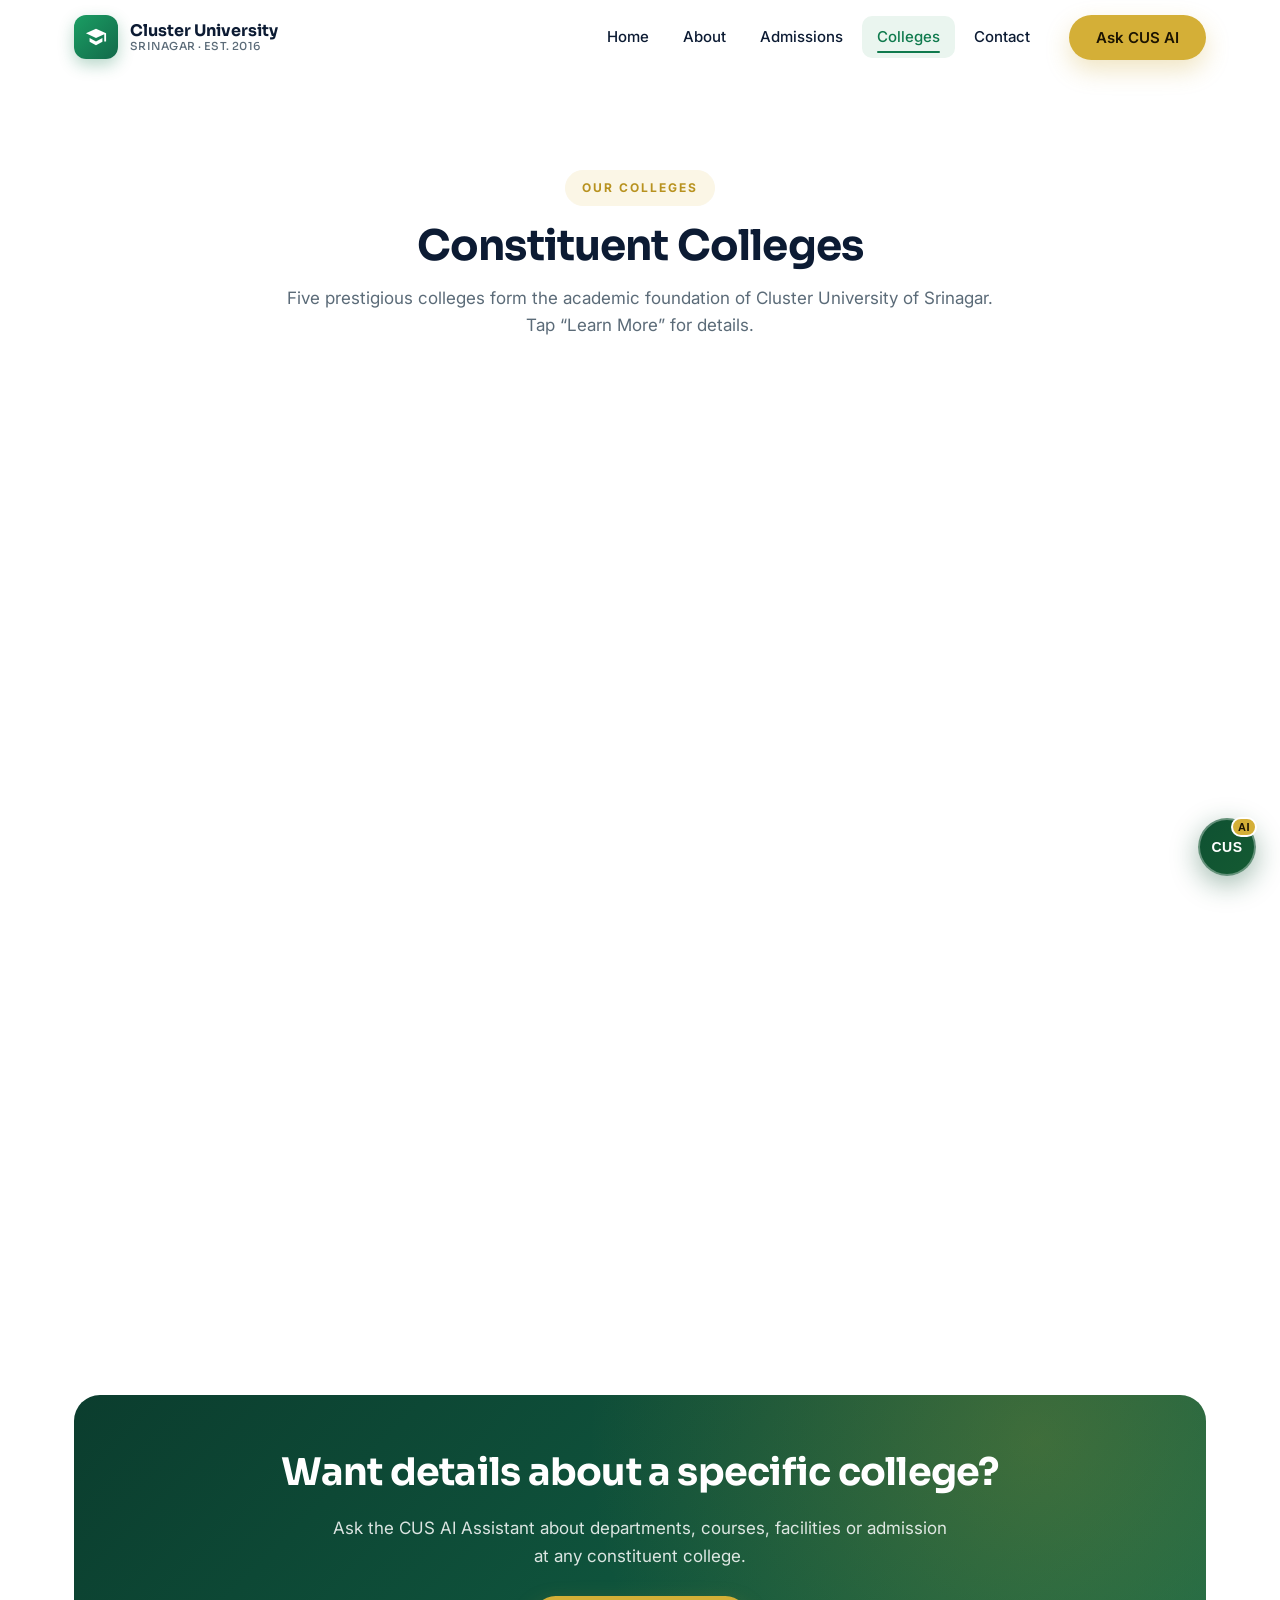
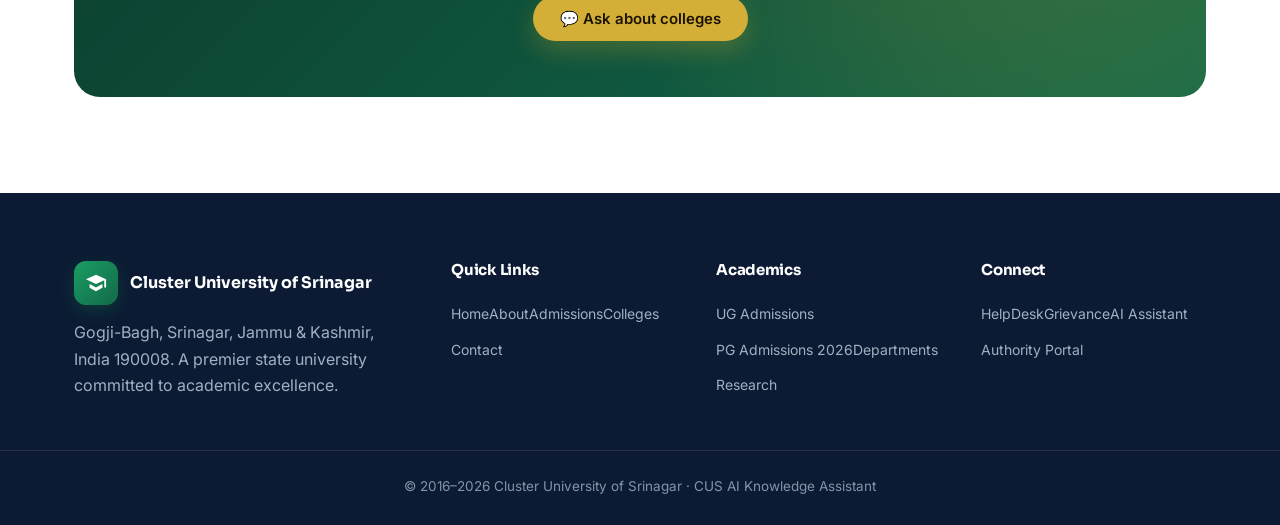
<file: frontend/pages/colleges.html>
﻿<!DOCTYPE html>
<html lang="en">
<head>
  <meta charset="UTF-8" />
  <meta name="viewport" content="width=device-width, initial-scale=1.0" />
  <title>Constituent Colleges — Cluster University of Srinagar</title>
  <link rel="preconnect" href="https://fonts.googleapis.com" />
  <link href="https://fonts.googleapis.com/css2?family=Inter:wght@400;500;600;700&family=Sora:wght@600;700;800&display=swap" rel="stylesheet" />
  <link rel="stylesheet" href="../css/main.css" />
  <link rel="stylesheet" href="../css/responsive.css" />
  <link rel="stylesheet" href="../css/chatbot.css?v=5" />
  <link rel="icon" href="data:image/svg+xml,<svg xmlns='http://www.w3.org/2000/svg' viewBox='0 0 32 32'><rect width='32' height='32' rx='7' fill='%230f7a4d'/><path d='M16 8 5 13l11 5 9-4.09V20h2v-7L16 8z' fill='white'/><path d='M9 17.18v4L16 25l7-3.82v-4L16 21l-7-3.82z' fill='white'/></svg>" />
</head>
<body>
  <a class="skip-link" href="#main">Skip to content</a>
  <header class="site-header" id="site-header"></header>

  <main id="main">
  <section class="section">
    <div class="container">
      <div class="section-head reveal">
        <span class="eyebrow">Our Colleges</span>
        <h2>Constituent Colleges</h2>
        <p>Five prestigious colleges form the academic foundation of Cluster University of Srinagar. Tap “Learn More” for details.</p>
      </div>
      <div class="grid cols-3 reveal" data-college-grid></div>

      <div class="cta-band reveal" style="margin-top:50px;">
        <h2>Want details about a specific college?</h2>
        <p>Ask the CUS AI Assistant about departments, courses, facilities or admission at any constituent college.</p>
        <a class="btn gold" href="#" data-open-chat>💬 Ask about colleges</a>
      </div>
    </div>
  </section>
  </main>

  <footer id="site-footer"></footer>

  <script src="../js/config.js?v=2"></script>
  <script src="../js/navigation.js?v=2"></script>
  <script src="../js/main.js?v=2"></script>
  <script src="../js/chatbot.js?v=5"></script>
</body>
</html>
</file>
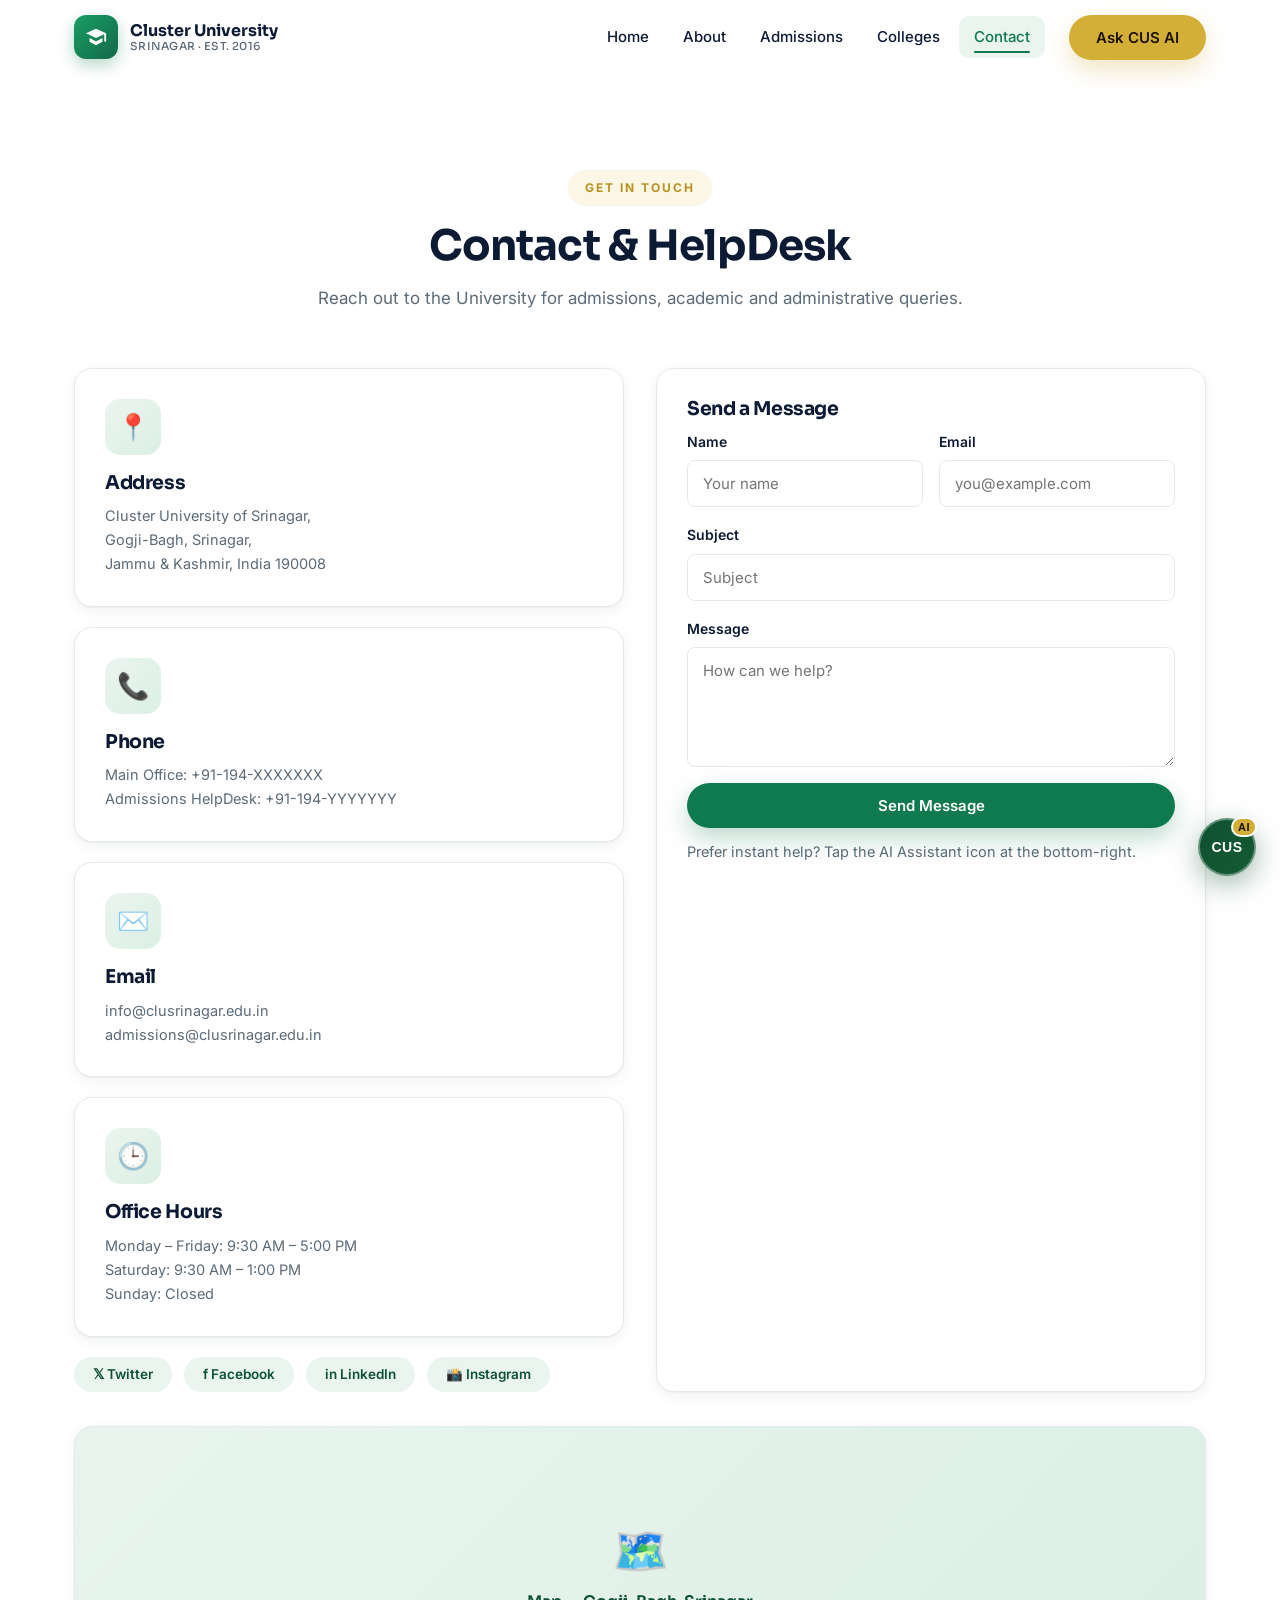
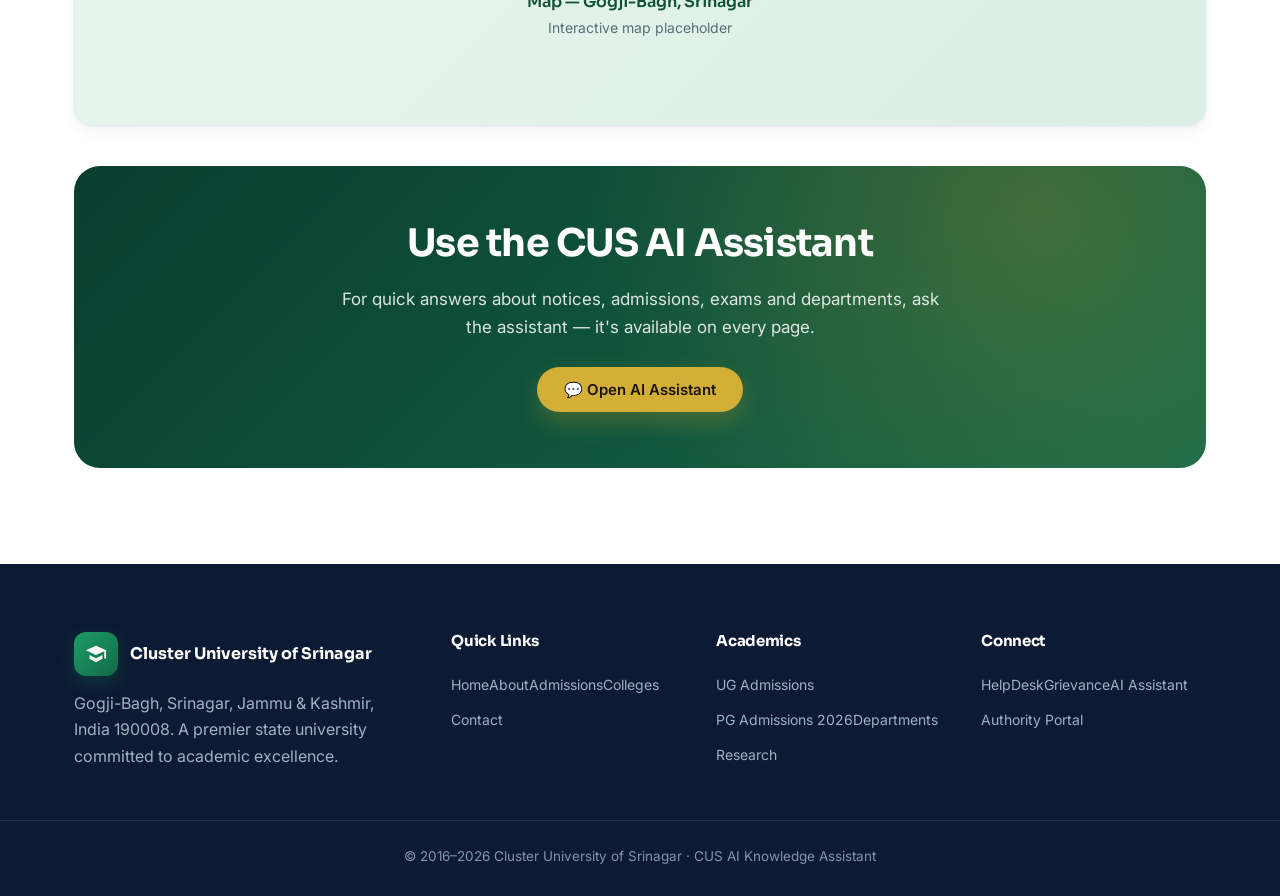
<file: frontend/pages/contact.html>
﻿<!DOCTYPE html>
<html lang="en">
<head>
  <meta charset="UTF-8" />
  <meta name="viewport" content="width=device-width, initial-scale=1.0" />
  <title>Contact — Cluster University of Srinagar</title>
  <link rel="preconnect" href="https://fonts.googleapis.com" />
  <link href="https://fonts.googleapis.com/css2?family=Inter:wght@400;500;600;700&family=Sora:wght@600;700;800&display=swap" rel="stylesheet" />
  <link rel="stylesheet" href="../css/main.css" />
  <link rel="stylesheet" href="../css/responsive.css" />
  <link rel="stylesheet" href="../css/chatbot.css?v=5" />
  <link rel="icon" href="data:image/svg+xml,<svg xmlns='http://www.w3.org/2000/svg' viewBox='0 0 32 32'><rect width='32' height='32' rx='7' fill='%230f7a4d'/><path d='M16 8 5 13l11 5 9-4.09V20h2v-7L16 8z' fill='white'/><path d='M9 17.18v4L16 25l7-3.82v-4L16 21l-7-3.82z' fill='white'/></svg>" />
</head>
<body>
  <a class="skip-link" href="#main">Skip to content</a>
  <header class="site-header" id="site-header"></header>

  <main id="main">
  <section class="section">
    <div class="container">
      <div class="section-head reveal">
        <span class="eyebrow">Get in Touch</span>
        <h2>Contact & HelpDesk</h2>
        <p>Reach out to the University for admissions, academic and administrative queries.</p>
      </div>

      <div class="grid cols-2 reveal">
        <div>
          <div class="card" style="margin-bottom:20px;"><div class="pad"><div class="ico">📍</div><h3>Address</h3><p>Cluster University of Srinagar,<br>Gogji-Bagh, Srinagar,<br>Jammu & Kashmir, India 190008</p></div></div>
          <div class="card" style="margin-bottom:20px;"><div class="pad"><div class="ico">📞</div><h3>Phone</h3><p>Main Office: +91-194-XXXXXXX<br>Admissions HelpDesk: +91-194-YYYYYYY</p></div></div>
          <div class="card" style="margin-bottom:20px;"><div class="pad"><div class="ico">✉️</div><h3>Email</h3><p>info@clusrinagar.edu.in<br>admissions@clusrinagar.edu.in</p></div></div>
          <div class="card"><div class="pad"><div class="ico">🕒</div><h3>Office Hours</h3><p>Monday – Friday: 9:30 AM – 5:00 PM<br>Saturday: 9:30 AM – 1:00 PM<br>Sunday: Closed</p></div></div>

          <div style="margin-top:20px;display:flex;gap:12px;flex-wrap:wrap;">
            <a class="btn light sm" href="#">𝕏 Twitter</a>
            <a class="btn light sm" href="#">f Facebook</a>
            <a class="btn light sm" href="#">in LinkedIn</a>
            <a class="btn light sm" href="#">📸 Instagram</a>
          </div>
        </div>

        <div class="card"><div class="pad">
          <h3>Send a Message</h3>
          <form class="form" id="contactForm">
            <div class="row2">
              <label>Name<input type="text" required placeholder="Your name" /></label>
              <label>Email<input type="email" required placeholder="you@example.com" /></label>
            </div>
            <label>Subject<input type="text" placeholder="Subject" /></label>
            <label>Message<textarea required placeholder="How can we help?"></textarea></label>
            <button class="btn green block" type="submit">Send Message</button>
          </form>
          <p class="muted" style="margin-top:12px;">Prefer instant help? Tap the AI Assistant icon at the bottom-right.</p>
        </div></div>
      </div>

      <!-- Map placeholder -->
      <div class="reveal" style="margin-top:34px;">
        <div style="border-radius:var(--radius);overflow:hidden;border:1px solid var(--line);box-shadow:var(--shadow-sm);position:relative;background:linear-gradient(135deg,#e8f5ef,#dcefe4);min-height:300px;display:grid;place-items:center;">
          <div style="text-align:center;color:var(--green-800);">
            <div style="font-size:46px;">🗺️</div>
            <div style="font-weight:600;font-family:var(--display);">Map — Gogji-Bagh, Srinagar</div>
            <div class="muted" style="font-size:14px;">Interactive map placeholder</div>
          </div>
        </div>
      </div>

      <div class="cta-band reveal" style="margin-top:40px;">
        <h2>Use the CUS AI Assistant</h2>
        <p>For quick answers about notices, admissions, exams and departments, ask the assistant — it's available on every page.</p>
        <a class="btn gold" href="#" data-open-chat>💬 Open AI Assistant</a>
      </div>
    </div>
  </section>
  </main>

  <footer id="site-footer"></footer>

  <script src="../js/config.js?v=2"></script>
  <script src="../js/navigation.js?v=2"></script>
  <script src="../js/main.js?v=2"></script>
  <script src="../js/chatbot.js?v=5"></script>
</body>
</html>
</file>
<file: frontend/css/main.css>
/* ============================================================================
   CUS AI — Cluster University Srinagar
   main.css — Design system & shared components
   Palette: Deep Green / Navy primary, White, Gold accent, Soft gray
   ============================================================================ */

:root {
  /* Brand */
  --green-900: #0b3d2e;
  --green-800: #0f5138;
  --green-700: #13694a;
  --green:     #0f7a4d;
  --green-500: #1a9e63;
  --green-50:  #eaf5ef;
  --navy:      #0c1b33;
  --navy-700:  #16294a;

  --gold:      #D4AF37;
  --gold-600:  #b8921f;
  --gold-50:   #fbf6e6;

  --ink:       #14202b;
  --muted:     #5b6b78;
  --line:      #e3e9ee;
  --bg:        #ffffff;
  --bg-soft:   #f5f8f6;
  --bg-tint:   #f0f5f2;

  --radius:    18px;
  --radius-sm: 12px;
  --radius-xs: 8px;
  --shadow-sm: 0 1px 2px rgba(12,27,51,.04), 0 4px 14px rgba(12,27,51,.06);
  --shadow-md: 0 10px 30px rgba(12,27,51,.10), 0 2px 8px rgba(12,27,51,.06);
  --shadow-lg: 0 24px 70px rgba(12,27,51,.18), 0 6px 18px rgba(12,27,51,.10);

  --ease: cubic-bezier(.22,.61,.36,1);
  --ease-out: cubic-bezier(.16,1,.3,1);

  --maxw: 1180px;
  --nav-h: 74px;

  /* spacing scale */
  --s-1: 6px;  --s-2: 12px; --s-3: 18px; --s-4: 24px; --s-5: 32px;
  --s-6: 40px; --s-7: 56px; --s-8: 72px; --s-9: 96px;

  --font: "Inter", -apple-system, BlinkMacSystemFont, "Segoe UI", Roboto, "Helvetica Neue", Arial, sans-serif;
  --display: "Sora", "Inter", -apple-system, BlinkMacSystemFont, "Segoe UI", sans-serif;
}

* { box-sizing: border-box; }
html { scroll-behavior: smooth; -webkit-text-size-adjust: 100%; }
body {
  margin: 0;
  font-family: var(--font);
  color: var(--ink);
  background: var(--bg);
  line-height: 1.65;
  font-size: 16px;
  -webkit-font-smoothing: antialiased;
  text-rendering: optimizeLegibility;
}
img { max-width: 100%; display: block; }
a { color: var(--green); text-decoration: none; transition: color .2s var(--ease); }
a:hover { color: var(--green-700); }
h1, h2, h3, h4, h5 { font-family: var(--display); line-height: 1.15; color: var(--navy); margin: 0 0 .5em; letter-spacing: -.02em; font-weight: 700; }
h1 { font-size: clamp(40px, 6vw, 64px); font-weight: 800; }
h2 { font-size: clamp(28px, 4vw, 42px); }
h3 { font-size: 21px; }
h4 { font-size: 17px; }
h5 { font-size: 15px; }
p { margin: 0 0 1em; }
.muted { color: var(--muted); }
.center { text-align: center; }

/* Accessibility: visible focus rings for keyboard users */
:focus-visible { outline: 3px solid rgba(26,158,99,.55); outline-offset: 2px; border-radius: 4px; }
button:focus-visible, a:focus-visible, input:focus-visible, textarea:focus-visible, select:focus-visible { outline: 3px solid rgba(26,158,99,.55); outline-offset: 2px; }
.skip-link { position: absolute; left: -999px; top: 0; background: var(--green); color: #fff; padding: 10px 18px; border-radius: 0 0 10px 0; z-index: 1000; }
.skip-link:focus { left: 0; }

/* ---------- Layout ---------- */
.container { width: 100%; max-width: var(--maxw); margin: 0 auto; padding: 0 24px; }
.section { padding: var(--s-9) 0; position: relative; }
.section.alt { background: var(--bg-soft); }
.section.tint { background: var(--bg-tint); }
/* subtle separator between sections */
.section + .section:not(.alt):not(.tint)::before {
  content: ""; position: absolute; top: 0; left: 50%; transform: translateX(-50%);
  width: min(1180px, 92%); height: 1px; background: linear-gradient(90deg, transparent, var(--line), transparent);
}

.section-head { max-width: 720px; margin: 0 auto var(--s-7); text-align: center; }
.section-head .eyebrow {
  display: inline-block; font-weight: 700; font-size: 12px; letter-spacing: .16em;
  text-transform: uppercase; color: var(--gold-600); margin-bottom: 16px;
  padding: 7px 16px; border: 1px solid var(--gold-50); background: var(--gold-50); border-radius: 999px;
}
.section-head h2 { font-size: clamp(28px, 4vw, 42px); margin-bottom: .35em; }
.section-head p { color: var(--muted); font-size: 17px; line-height: 1.6; margin: 0; }

.grid { display: grid; gap: var(--s-5); }
.cols-2 { grid-template-columns: repeat(2, 1fr); }
.cols-3 { grid-template-columns: repeat(3, 1fr); }
.cols-4 { grid-template-columns: repeat(4, 1fr); }
.cols-5 { grid-template-columns: repeat(5, 1fr); }

/* ---------- Buttons ---------- */
.btn {
  display: inline-flex; align-items: center; justify-content: center; gap: 9px;
  font-weight: 600; font-size: 15px; padding: 14px 26px; border-radius: 999px;
  border: 1.5px solid transparent; cursor: pointer; transition: transform .22s var(--ease-out), box-shadow .22s var(--ease-out), background .22s var(--ease), color .22s var(--ease);
  font-family: var(--font); line-height: 1; text-decoration: none; position: relative; overflow: hidden;
}
.btn::after { content: ""; position: absolute; inset: 0; background: radial-gradient(circle at center, rgba(255,255,255,.35), transparent 60%); opacity: 0; transform: scale(.6); transition: opacity .3s, transform .3s; }
.btn:hover::after { opacity: 1; transform: scale(1); }
.btn:hover { transform: translateY(-2px); }
.btn:active { transform: translateY(0); }
.btn.green { background: var(--green); color: #fff; box-shadow: 0 10px 24px rgba(15,122,77,.28); }
.btn.green:hover { background: var(--green-700); color:#fff; box-shadow: 0 14px 30px rgba(15,122,77,.36); }
.btn.gold { background: var(--gold); color: #1c1402; box-shadow: 0 10px 24px rgba(201,162,39,.28); }
.btn.gold:hover { background: var(--gold-600); color:#1c1402; box-shadow: 0 14px 30px rgba(201,162,39,.36); }
.btn.ghost { background: transparent; color: var(--navy); border-color: var(--line); }
.btn.ghost:hover { border-color: var(--green); color: var(--green); background: var(--bg-soft); }
.btn.light { background: var(--green-50); color: var(--green-800); }
.btn.light:hover { background: var(--green); color: #fff; }
.btn.block { width: 100%; }
.btn.sm { padding: 10px 18px; font-size: 13.5px; }

/* ---------- Navbar ---------- */
.site-header {
  position: sticky; top: 0; z-index: 200; height: var(--nav-h);
  background: rgba(255,255,255,.78); backdrop-filter: saturate(180%) blur(16px);
  border-bottom: 1px solid transparent; transition: background .3s var(--ease), border-color .3s var(--ease), box-shadow .3s var(--ease);
}
.site-header.scrolled { background: rgba(255,255,255,.92); border-bottom-color: var(--line); box-shadow: 0 6px 24px rgba(12,27,51,.06); }
.site-header .nav { height: var(--nav-h); display: flex; align-items: center; gap: 18px; }
.brand { display: flex; align-items: center; gap: 12px; margin-right: auto; transition: transform .25s var(--ease); }
.brand:hover { transform: translateY(-1px); }
.brand .logo {
  width: 44px; height: 44px; border-radius: 12px; display: grid; place-items: center;
  background: linear-gradient(135deg, var(--green-500), var(--green-700));
  color: #fff; font-weight: 800; font-family: var(--display); font-size: 17px;
  box-shadow: 0 6px 16px rgba(15,122,77,.3); transition: transform .3s var(--ease-out), box-shadow .3s var(--ease);
}
.brand:hover .logo { transform: rotate(-4deg) scale(1.04); box-shadow: 0 10px 22px rgba(15,122,77,.4); }
.brand .name { display: flex; flex-direction: column; font-family: var(--display); font-weight: 700; color: var(--navy); font-size: 16px; line-height: 1.1; }
.brand .name small { font-weight: 500; color: var(--muted); font-size: 11px; letter-spacing: .04em; text-transform: uppercase; }
.nav-links { display: flex; align-items: center; gap: 4px; }
.nav-links a {
  padding: 9px 15px; border-radius: 10px; color: var(--navy); font-weight: 500; font-size: 15px;
  position: relative; transition: color .2s var(--ease), background .2s var(--ease);
}
.nav-links a::after { content: ""; position: absolute; left: 15px; right: 15px; bottom: 5px; height: 2px; background: var(--green); border-radius: 2px; transform: scaleX(0); transform-origin: left; transition: transform .25s var(--ease-out); }
.nav-links a:hover { background: var(--bg-soft); color: var(--green); }
.nav-links a.active { color: var(--green); background: var(--green-50); }
.nav-links a.active::after { transform: scaleX(1); }
.nav-cta { margin-left: 6px; }
.hamburger { display: none; flex-direction: column; gap: 5px; background: none; border: none; cursor: pointer; padding: 8px; border-radius: 8px; }
.hamburger span { width: 24px; height: 2.5px; background: var(--navy); border-radius: 2px; transition: .25s var(--ease); }
.hamburger:hover { background: var(--bg-soft); }
.hamburger.open span:nth-child(1) { transform: translateY(7.5px) rotate(45deg); }
.hamburger.open span:nth-child(2) { opacity: 0; }
.hamburger.open span:nth-child(3) { transform: translateY(-7.5px) rotate(-45deg); }

/* ---------- Hero ---------- */
.hero { position: relative; overflow: hidden; background: radial-gradient(1200px 600px at 80% -10%, #103a52 0%, transparent 60%), linear-gradient(160deg, var(--navy) 0%, var(--green-900) 100%); color: #fff; padding: clamp(72px, 10vw, 120px) 0 clamp(80px, 9vw, 110px); }
.hero::before { content: ""; position: absolute; inset: -20%; background: conic-gradient(from 0deg at 70% 20%, rgba(26,158,99,.18), transparent 30%, rgba(201,162,39,.12) 55%, transparent 75%, rgba(26,158,99,.16) 100%); animation: heroSpin 22s linear infinite; pointer-events: none; }
.hero::after { content:""; position:absolute; inset:0; background: url("../assets/images/grain.svg") repeat; opacity:.05; pointer-events:none; }
@keyframes heroSpin { to { transform: rotate(360deg); } }
.hero .container { position: relative; z-index: 2; }
.hero .pill {
  display: inline-flex; align-items: center; gap: 9px; padding: 8px 16px; border-radius: 999px;
  background: rgba(255,255,255,.1); border: 1px solid rgba(255,255,255,.18); font-size: 13.5px; font-weight: 500; margin-bottom: 26px;
  backdrop-filter: blur(6px);
}
.hero .pill .dot { width: 9px; height: 9px; border-radius: 50%; background: #6ee7a8; box-shadow: 0 0 0 4px rgba(110,231,168,.25); animation: pulse 2.4s var(--ease) infinite; }
@keyframes pulse { 0%,100% { opacity: 1; } 50% { opacity: .4; } }
.hero h1 { color: #fff; font-size: clamp(40px, 6vw, 66px); max-width: 15ch; margin-bottom: 22px; letter-spacing: -.03em; }
.hero .lead { color: rgba(255,255,255,.85); font-size: 19px; max-width: 58ch; margin-bottom: 34px; line-height: 1.6; }
.hero .actions { display: flex; gap: 14px; flex-wrap: wrap; margin-bottom: 48px; }
.hero .actions .btn.ghost { color: #fff; border-color: rgba(255,255,255,.3); }
.hero .actions .btn.ghost:hover { background: rgba(255,255,255,.12); color: #fff; border-color: #fff; }

.hero-glass {
  display: flex; align-items: center; gap: 16px; padding: 18px 22px; max-width: 460px;
  background: rgba(255,255,255,.08); border: 1px solid rgba(255,255,255,.16); border-radius: var(--radius);
  backdrop-filter: blur(10px);
}
.hero-glass .ava { width: 48px; height: 48px; border-radius: 14px; background: rgba(255,255,255,.16); display: grid; place-items: center; font-size: 22px; flex: 0 0 auto; }
.hero-glass .t { font-weight: 700; font-size: 15px; }
.hero-glass .s { color: rgba(255,255,255,.7); font-size: 13.5px; }

/* trust indicators + scroll cue */
.hero-trust { display: flex; flex-wrap: wrap; gap: 22px; align-items: center; margin-top: 8px; color: rgba(255,255,255,.78); font-size: 14px; }
.hero-trust .ti { display: inline-flex; align-items: center; gap: 8px; }
.hero-trust .ti .ck { color: #6ee7a8; font-weight: 700; }
.scroll-cue { position: absolute; left: 50%; bottom: 22px; transform: translateX(-50%); z-index: 3; color: rgba(255,255,255,.7); font-size: 12px; letter-spacing: .14em; text-transform: uppercase; display: flex; flex-direction: column; align-items: center; gap: 8px; }
.scroll-cue .mouse { width: 22px; height: 34px; border: 2px solid rgba(255,255,255,.5); border-radius: 12px; position: relative; }
.scroll-cue .mouse::after { content: ""; position: absolute; left: 50%; top: 7px; width: 3px; height: 6px; background: #fff; border-radius: 2px; transform: translateX(-50%); animation: scrollDot 1.8s var(--ease) infinite; }
@keyframes scrollDot { 0% { opacity: 0; transform: translate(-50%, 0); } 40% { opacity: 1; } 80% { opacity: 0; transform: translate(-50%, 10px); } 100% { opacity: 0; } }

/* ---------- Cards ---------- */
.card { background: #fff; border: 1px solid var(--line); border-radius: var(--radius); box-shadow: var(--shadow-sm); overflow: hidden; transition: transform .35s var(--ease-out), box-shadow .35s var(--ease-out), border-color .35s var(--ease); }
.card:hover { transform: translateY(-6px); box-shadow: var(--shadow-md); border-color: rgba(15,122,77,.25); }
.card .pad { padding: 30px; }
.card .ico { width: 56px; height: 56px; border-radius: 15px; display: grid; place-items: center; font-size: 26px; background: linear-gradient(135deg, var(--green-50), #dcefe4); margin-bottom: 18px; transition: transform .35s var(--ease-out); }
.card:hover .ico { transform: scale(1.06) rotate(-3deg); }
.card h3 { font-size: 19px; }
.card p { color: var(--muted); font-size: 14.5px; margin-bottom: 0; }

/* ---------- Notice / quick-link cards ---------- */
.notice-card { display: flex; gap: 16px; padding: 20px; border: 1px solid var(--line); border-radius: var(--radius-sm); background: #fff; box-shadow: var(--shadow-sm); transition: border-color .25s var(--ease), transform .25s var(--ease-out), box-shadow .25s var(--ease); }
.notice-card:hover { border-color: var(--green); transform: translateX(4px); box-shadow: var(--shadow-md); }
.notice-card .date { flex: 0 0 auto; background: var(--green-50); color: var(--green-900); font-weight: 700; font-size: 13px; padding: 9px 13px; border-radius: 10px; text-align: center; min-width: 62px; }
.notice-card .date small { display: block; font-weight: 500; color: var(--muted); font-size: 11px; }
.notice-card h4 { margin: 0 0 5px; font-size: 16px; color: var(--navy); }
.notice-card a.more { font-size: 13.5px; font-weight: 600; }

.quick-card { display: block; padding: 30px 26px; border-radius: var(--radius); background: #fff; border: 1px solid var(--line); box-shadow: var(--shadow-sm); transition: transform .35s var(--ease-out), box-shadow .35s var(--ease-out), border-color .35s var(--ease); position: relative; overflow: hidden; }
.quick-card::before { content: ""; position: absolute; left: 0; top: 0; height: 3px; width: 100%; background: linear-gradient(90deg, var(--green), var(--gold)); transform: scaleX(0); transform-origin: left; transition: transform .4s var(--ease-out); }
.quick-card:hover { transform: translateY(-6px); box-shadow: var(--shadow-md); border-color: rgba(15,122,77,.25); }
.quick-card:hover::before { transform: scaleX(1); }
.quick-card .qi { font-size: 32px; margin-bottom: 14px; }
.quick-card h3 { font-size: 18px; margin-bottom: 6px; }
.quick-card p { color: var(--muted); font-size: 14px; margin: 0; }
.quick-card .arrow { margin-top: 16px; font-weight: 600; color: var(--green); font-size: 14px; display: inline-flex; gap: 6px; transition: gap .25s var(--ease); }
.quick-card:hover .arrow { gap: 12px; }

/* ---------- College cards ---------- */
.college-card { background: #fff; border: 1px solid var(--line); border-radius: var(--radius); box-shadow: var(--shadow-sm); overflow: hidden; transition: transform .35s var(--ease-out), box-shadow .35s var(--ease-out), border-color .35s var(--ease); }
.college-card:hover { transform: translateY(-7px); box-shadow: var(--shadow-md); border-color: rgba(15,122,77,.25); }
.college-card .ph { height: 152px; background: linear-gradient(135deg, var(--green-500), var(--green-700)); position: relative; overflow: hidden; }
.college-card .ph::after { content: ""; position: absolute; inset: 0; background: radial-gradient(circle at 72% 28%, rgba(201,162,39,.45), transparent 55%); }
.college-card .ph .em { position: absolute; inset: 0; display: grid; place-items: center; font-size: 44px; transition: transform .4s var(--ease-out); }
.college-card:hover .ph .em { transform: scale(1.12); }
.college-card .pad { padding: 26px; }
.college-card h3 { font-size: 18px; }
.college-card p { color: var(--muted); font-size: 14px; }
.college-card .depts { display: flex; flex-wrap: wrap; gap: 6px; margin: 16px 0 20px; }
.college-card .depts span { background: var(--green-50); color: var(--green-900); font-size: 12px; padding: 4px 10px; border-radius: 999px; }

/* ---------- Stats ---------- */
.stat { text-align: center; padding: 14px; }
.stat .num { font-size: clamp(34px, 4vw, 48px); font-weight: 800; color: var(--green); letter-spacing: -.03em; font-family: var(--display); line-height: 1.1; }
.stat .lbl { color: var(--muted); font-size: 15px; margin-top: 4px; }

/* ---------- Timeline ---------- */
.timeline { border-left: 3px solid var(--green-50); padding-left: 26px; margin-left: 8px; }
.timeline .item { position: relative; padding: 0 0 26px; }
.timeline .item::before { content: ""; position: absolute; left: -35px; top: 4px; width: 16px; height: 16px; border-radius: 50%; background: var(--green); border: 3px solid #fff; box-shadow: 0 0 0 3px var(--green-50); transition: transform .3s var(--ease); }
.timeline .item:hover::before { transform: scale(1.25); }
.timeline .item .yr { font-weight: 700; color: var(--gold-600); letter-spacing: .02em; }
.timeline .item h4 { margin: 2px 0; font-size: 17px; }
.timeline .item p { color: var(--muted); margin: 0; font-size: 14.5px; }

/* ---------- Accordion / FAQ ---------- */
.accordion { border: 1px solid var(--line); border-radius: var(--radius); overflow: hidden; background: #fff; box-shadow: var(--shadow-sm); }
.acc-item { border-bottom: 1px solid var(--line); }
.acc-item:last-child { border-bottom: none; }
.acc-head { width: 100%; text-align: left; background: none; border: none; padding: 20px 24px; cursor: pointer; font-weight: 600; font-size: 16px; color: var(--navy); display: flex; justify-content: space-between; align-items: center; gap: 12px; font-family: var(--font); transition: background .2s var(--ease), color .2s var(--ease); }
.acc-head:hover { background: var(--bg-soft); color: var(--green); }
.acc-item.open .acc-head { color: var(--green); }
.acc-head .pm { transition: transform .35s var(--ease-out); color: var(--green); font-size: 22px; flex: 0 0 auto; }
.acc-item.open .acc-head .pm { transform: rotate(45deg); }
.acc-body { max-height: 0; overflow: hidden; transition: max-height .35s var(--ease); padding: 0 24px; color: var(--muted); }
.acc-item.open .acc-body { max-height: 320px; padding-bottom: 20px; }

/* ---------- Table ---------- */
.table { width: 100%; border-collapse: collapse; background: #fff; border-radius: var(--radius); overflow: hidden; box-shadow: var(--shadow-sm); }
.table th, .table td { padding: 14px 18px; text-align: left; border-bottom: 1px solid var(--line); font-size: 15px; }
.table th { background: var(--green); color: #fff; font-weight: 600; letter-spacing: .01em; }
.table tr:last-child td { border-bottom: none; }
.table tbody tr { transition: background .2s var(--ease); }
.table tbody tr:hover { background: var(--green-50); }

/* ---------- Testimonials ---------- */
.quote-card { background: #fff; border: 1px solid var(--line); border-radius: var(--radius); padding: 30px; box-shadow: var(--shadow-sm); position: relative; transition: transform .35s var(--ease-out), box-shadow .35s var(--ease-out); }
.quote-card::before { content: "\201C"; position: absolute; top: 10px; right: 22px; font-family: var(--display); font-size: 72px; color: var(--green-50); line-height: 1; }
.quote-card:hover { transform: translateY(-6px); box-shadow: var(--shadow-md); }
.quote-card .q { font-size: 17px; color: var(--navy); line-height: 1.6; margin-bottom: 18px; position: relative; z-index: 1; }
.quote-card .who { display: flex; align-items: center; gap: 12px; }
.quote-card .who .av { width: 44px; height: 44px; border-radius: 50%; background: linear-gradient(135deg, var(--gold), var(--gold-600)); color: #fff; display: grid; place-items: center; font-weight: 700; }
.quote-card .who .nm { font-weight: 600; color: var(--navy); font-size: 14.5px; }
.quote-card .who .ro { font-size: 13px; color: var(--muted); }

/* ---------- CTA band ---------- */
.cta-band { background: linear-gradient(135deg, var(--green-900), var(--green-700)); color: #fff; border-radius: 26px; padding: 56px 48px; text-align: center; position: relative; overflow: hidden; }
.cta-band::before { content: ""; position: absolute; inset: 0; background: radial-gradient(circle at 85% 15%, rgba(201,162,39,.25), transparent 45%); }
.cta-band > * { position: relative; }
.cta-band h2 { color: #fff; font-size: clamp(26px, 4vw, 38px); }
.cta-band p { color: rgba(255,255,255,.85); font-size: 17px; max-width: 56ch; margin: 0 auto 26px; }
.cta-band .btn.gold { background: var(--gold); }

/* ---------- Modal ---------- */
.modal-bg { position: fixed; inset: 0; background: rgba(7,58,32,.55); backdrop-filter: blur(4px); display: none; align-items: center; justify-content: center; z-index: 320; padding: 20px; opacity: 0; transition: opacity .25s var(--ease); }
.modal-bg.open { display: flex; opacity: 1; animation: fade .25s var(--ease); }
.modal { background: #fff; border-radius: var(--radius); max-width: 540px; width: 100%; padding: 32px; box-shadow: var(--shadow-lg); animation: pop .3s var(--ease); max-height: 88vh; overflow-y: auto; }
.modal h3 { display: flex; align-items: center; justify-content: space-between; font-size: 22px; }
.modal .close { background: none; border: none; font-size: 28px; cursor: pointer; color: var(--muted); line-height: 1; border-radius: 8px; transition: color .2s, background .2s; }
.modal .close:hover { color: var(--navy); background: var(--bg-soft); }
.modal .depts { display: flex; flex-wrap: wrap; gap: 8px; margin: 16px 0; }
.modal .depts span { background: var(--green-50); color: var(--green-900); font-size: 13px; padding: 5px 12px; border-radius: 999px; }
@keyframes fade { from { opacity: 0; } to { opacity: 1; } }
@keyframes pop { from { opacity: 0; transform: translateY(16px) scale(.97); } to { opacity: 1; transform: none; } }

/* ---------- Forms ---------- */
.form { display: grid; gap: 16px; }
.form label { display: grid; gap: 7px; font-weight: 600; font-size: 14px; color: var(--navy); }
.form input, .form textarea, .form select {
  font-family: var(--font); font-size: 15px; padding: 13px 15px; border: 1.5px solid var(--line);
  border-radius: var(--radius-xs); background: #fff; color: var(--ink); transition: border-color .2s var(--ease), box-shadow .2s var(--ease); width: 100%;
}
.form input:focus, .form textarea:focus, .form select:focus { outline: none; border-color: var(--green); box-shadow: 0 0 0 3px rgba(26,158,99,.15); }
.form textarea { resize: vertical; min-height: 120px; }
.form .row2 { display: grid; grid-template-columns: 1fr 1fr; gap: 16px; }

/* ---------- Footer ---------- */
.site-footer { background: var(--navy); color: #cdd9e3; padding: 68px 0 28px; }
.site-footer .top { display: grid; grid-template-columns: 1.5fr 1fr 1fr 1fr; gap: 40px; max-width: var(--maxw); margin: 0 auto; padding: 0 24px; }
.site-footer h4 { color: #fff; font-size: 15px; margin-bottom: 18px; font-family: var(--display); }
.site-footer a { color: #9fb2c2; display: inline-block; padding: 6px 0; font-size: 14px; transition: color .2s var(--ease), transform .2s var(--ease); }
.site-footer a:hover { color: #fff; transform: translateX(3px); }
.site-footer .copy { border-top: 1px solid rgba(255,255,255,.1); margin-top: 48px; padding-top: 24px; text-align: center; font-size: 13.5px; color: #8096a8; }

/* ---------- Scroll reveal ---------- */
.reveal { opacity: 0; transform: translateY(28px) scale(.99); transition: opacity .8s var(--ease-out), transform .8s var(--ease-out); }
.reveal.in { opacity: 1; transform: none; }
.reveal.d1 { transition-delay: .08s; }
.reveal.d2 { transition-delay: .16s; }
.reveal.d3 { transition-delay: .24s; }
.reveal.d4 { transition-delay: .32s; }

/* ---------- Utility ---------- */
.flex { display: flex; } .gap { gap: 16px; } .wrap { flex-wrap: wrap; }
.mt-0 { margin-top: 0; } .mt-s { margin-top: 16px; } .mt-m { margin-top: 32px; } .mt-l { margin-top: 56px; }
.tag { display: inline-block; font-size: 12px; font-weight: 600; color: var(--green-800); background: var(--green-50); padding: 4px 10px; border-radius: 999px; }
.badge { position: fixed; }
</file>
<file: frontend/css/responsive.css>
/* ============================================================================
   responsive.css — CUS AI
   Mobile nav, breakpoints, responsive adjustments
   ============================================================================ */

@media (max-width: 980px) {
  .cols-4 { grid-template-columns: repeat(2, 1fr); }
  .cols-5 { grid-template-columns: repeat(3, 1fr); }
  .site-footer .top { grid-template-columns: 1fr 1fr; gap: 28px; }
}

@media (max-width: 820px) {
  .section { padding: 60px 0; }
  .cols-3 { grid-template-columns: 1fr; }
  .cols-2 { grid-template-columns: 1fr; }

  /* Mobile nav */
  .hamburger { display: flex; }
  .nav-cta { display: none; }
  .nav-links {
    position: fixed; top: var(--nav-h); left: 0; right: 0;
    flex-direction: column; align-items: stretch; gap: 4px;
    background: #fff; border-bottom: 1px solid var(--line);
    padding: 14px 20px 22px; box-shadow: var(--shadow-md);
    transform: translateY(-14px); opacity: 0; pointer-events: none;
    transition: transform .28s var(--ease-out), opacity .28s var(--ease-out);
    max-height: calc(100vh - var(--nav-h)); overflow-y: auto;
  }
  .nav-links.open { transform: none; opacity: 1; pointer-events: auto; }
  .nav-links a { padding: 14px 14px; border-radius: 10px; font-size: 16px; }
  .nav-links a.active { background: var(--green-50); }
  .nav-links a.active::after { display: none; }
  .nav-links a:hover { background: var(--bg-soft); }
}

@media (max-width: 640px) {
  .container { padding: 0 18px; }
  .cols-4 { grid-template-columns: 1fr 1fr; }
  .cols-5 { grid-template-columns: 1fr 1fr; }
  .section { padding: 52px 0; }
  .section-head { margin-bottom: 34px; }
  .hero { padding: 60px 0 74px; }
  .hero h1 { font-size: 34px; }
  .hero .lead { font-size: 17px; }
  .hero .actions { flex-direction: column; align-items: stretch; }
  .hero .actions .btn { width: 100%; }
  .hero-trust { gap: 12px 18px; }
  .scroll-cue { display: none; }
  .cta-band { padding: 40px 24px; border-radius: 20px; }
  .site-footer .top { grid-template-columns: 1fr; gap: 26px; }
  .form .row2 { grid-template-columns: 1fr; }
  .notice-card { flex-direction: column; }
  .notice-card .date { align-self: flex-start; }
  .grid { gap: 18px; }
}

@media (max-width: 380px) {
  .cols-4, .cols-5 { grid-template-columns: 1fr; }
}

/* Reduced motion */
@media (prefers-reduced-motion: reduce) {
  *, *::before, *::after { animation-duration: .001ms !important; animation-iteration-count: 1 !important; transition-duration: .001ms !important; scroll-behavior: auto !important; }
  .reveal { opacity: 1; transform: none; }
}
</file>
<file: frontend/css/chatbot.css>
/* ============================================================================
   chatbot.css — CUS AI Chatbot (professional university UI)
   Palette: Green #0F5132 / #145A32, Accent gold #D4AF37, BG #F4F7F9
   ============================================================================ */

#cusw * { box-sizing: border-box; }
#cusw {
  position: fixed; z-index: 99999;
  font-family: "Inter", -apple-system, BlinkMacSystemFont, "Segoe UI", Roboto, sans-serif;
  /* Self-contained tokens (incl. --green used by JS breadcrumbs) */
  --green: #0f7a4d;
  --green-700: #0b5c39;
  --cus-green: #0f5132;
  --cus-green-700: #145a32;
  --cus-gold: #d4af37;
  --cus-ink: #16222b;
  --cus-muted: #5b6b76;
  --cus-line: #e3e9ed;
  --cus-bg: #f4f7f9;
  --cus-surface: #ffffff;
  --cus-radius: 18px;
  --cus-shadow: 0 24px 70px rgba(6, 38, 24, .22);
}

/* ---------- Launcher bubble ---------- */
#cusw .bubble {
  position: fixed; bottom: 24px; right: 24px; width: 58px; height: 58px; border-radius: 50%;
  background: linear-gradient(135deg, #0f5132, #145a32); color: #fff; border: none; cursor: pointer;
  box-shadow: 0 8px 28px rgba(15,81,50,.4); display: grid; place-items: center;
  transition: transform .3s cubic-bezier(.34,1.56,.64,1), box-shadow .3s ease;
  z-index: 100000; font-weight: 700; font-size: 14px; letter-spacing: .04em;
  border: 2px solid rgba(255,255,255,.35);
}
#cusw .bubble:hover { transform: scale(1.08); box-shadow: 0 12px 36px rgba(15,81,50,.5); }
#cusw .bubble .badge {
  position: absolute; top: -3px; right: -3px; min-width: 20px; height: 20px; padding: 0 5px;
  background: #d4af37; color: #1c1402; border-radius: 10px; font-size: 11px; font-weight: 700;
  display: grid; place-items: center; border: 2px solid #fff; transform: scale(0);
  transition: transform .35s cubic-bezier(.34,1.56,.64,1);
}
#cusw .bubble .badge.show { transform: scale(1); }

/* ---------- Backdrop ---------- */
#cusw .backdrop {
  position: fixed; inset: 0; background: rgba(8, 28, 20, .42); backdrop-filter: blur(4px);
  -webkit-backdrop-filter: blur(4px); opacity: 0; pointer-events: none;
  transition: opacity .3s ease; z-index: 99998;
}
#cusw .backdrop.open { opacity: 1; pointer-events: auto; }

/* ---------- Panel ---------- */
#cusw .panel {
  position: fixed; bottom: 0; right: 0; width: 480px; max-width: 100vw;
  height: 100vh; background: var(--cus-bg); color: var(--cus-ink);
  display: none; flex-direction: column;
  box-shadow: var(--cus-shadow);
  z-index: 100001; border: none;
}
#cusw .panel.open { display: flex; animation: slideIn .3s cubic-bezier(.16,1,.3,1); }
#cusw .panel.closing { animation: slideOut .25s ease forwards; }
@keyframes slideIn { from { transform: translateX(100%); opacity: 0; } to { transform: none; opacity: 1; } }
@keyframes slideOut { to { transform: translateX(100%); opacity: 0; } }

/* ---------- Header ---------- */
#cusw .head {
  background:
    radial-gradient(140% 90% at 0% 0%, rgba(212,175,55,.18), transparent 55%),
    linear-gradient(135deg, #145a32, #0f5132);
  color: #fff;
  padding: 18px 20px; display: flex; align-items: flex-start; gap: 14px;
  flex-shrink: 0; position: relative;
}
#cusw .head::after {
  content: ""; position: absolute; left: 0; right: 0; bottom: 0; height: 2px;
  background: linear-gradient(90deg, var(--cus-gold), rgba(212,175,55,0) 62%);
}
#cusw .head-brand { display: flex; align-items: flex-start; gap: 13px; flex: 1; min-width: 0; }
#cusw .head-logo {
  width: 44px; height: 44px; border-radius: 50%; flex-shrink: 0;
  background: linear-gradient(135deg, rgba(212,175,55,.28), rgba(255,255,255,.16));
  display: grid; place-items: center;
  border: 1.5px solid rgba(255,255,255,.32);
}
#cusw .head-logo svg { color: #fff; }
#cusw .head-info { min-width: 0; padding-top: 1px; }
#cusw .head-title {
  font-weight: 800; font-size: 16px; line-height: 1.2; letter-spacing: -.01em;
  font-family: "Sora", "Inter", system-ui, sans-serif;
}
#cusw .head-sub { font-size: 12px; opacity: .82; margin-top: 2px; line-height: 1.3; }
#cusw .head-status { display: flex; align-items: center; gap: 6px; margin-top: 6px; }
#cusw .head-status .status {
  width: 7px; height: 7px; border-radius: 50%; background: #9ca3af; display: inline-block; flex-shrink: 0;
}
#cusw .head-status .status.on { background: #4ade80; box-shadow: 0 0 0 3px rgba(74,222,128,.28); }
#cusw .head-status .status.off { background: #ef4444; box-shadow: 0 0 0 3px rgba(239,68,68,.2); }
#cusw .head-status .stxt { font-size: 11.5px; opacity: .9; }
#cusw .head-actions { display: flex; gap: 6px; flex-shrink: 0; padding-top: 2px; }
#cusw .head-actions button {
  background: rgba(255,255,255,.14); border: 1px solid rgba(255,255,255,.18); color: #fff; width: 32px; height: 32px;
  border-radius: 9px; cursor: pointer; font-size: 15px; display: grid; place-items: center;
  transition: background .2s ease, transform .15s ease; line-height: 1;
}
#cusw .head-actions button:hover { background: rgba(255,255,255,.32); transform: translateY(-1px); }

/* ---------- Body (conversation) ---------- */
#cusw .body {
  flex: 1; overflow-y: auto; overflow-x: hidden; padding: 20px 18px; scroll-behavior: smooth;
  background: var(--cus-bg); scrollbar-gutter: stable;
}
#cusw .body::-webkit-scrollbar { width: 6px; }
#cusw .body::-webkit-scrollbar-thumb { background: #c6d0d8; border-radius: 8px; border: 1px solid var(--cus-bg); background-clip: padding-box; }
#cusw .body::-webkit-scrollbar-thumb:hover { background: #9fadb8; }
#cusw .body { scrollbar-width: thin; scrollbar-color: #c6d0d8 transparent; }

/* ---------- Messages ---------- */
#cusw .row {
  display: flex; margin-bottom: 16px; gap: 10px; align-items: flex-end;
  min-width: 0;
  animation: msgIn .35s cubic-bezier(.16,1,.3,1) both;
}
@keyframes msgIn { from { opacity: 0; transform: translateY(10px); } to { opacity: 1; transform: none; } }
#cusw .row.user { flex-direction: row-reverse; }
#cusw .avatar {
  width: 30px; height: 30px; border-radius: 50%; flex-shrink: 0;
  display: grid; place-items: center; font-size: 13px; font-weight: 700;
}
#cusw .row.bot .avatar { background: #e8f0ec; color: var(--cus-green); border: 1px solid #d3e3d9; }
#cusw .row.user .avatar { background: linear-gradient(135deg, #0f5132, #145a32); color: #fff; }

#cusw .msg {
  max-width: 82%; min-width: 0; padding: 12px 16px; border-radius: 18px; font-size: 14.5px;
  line-height: 1.65; word-wrap: break-word; overflow-wrap: anywhere; position: relative;
}
#cusw .row.bot .msg {
  background: var(--cus-surface); border: 1px solid var(--cus-line); border-bottom-left-radius: 6px;
  box-shadow: 0 1px 3px rgba(13, 60, 40, .06);
}
#cusw .row.bot .msg h3, #cusw .row.bot .msg h4 { margin: 10px 0 5px; color: var(--cus-green); font-size: 15px; }
#cusw .row.bot .msg h3:first-child, #cusw .row.bot .msg h4:first-child { margin-top: 0; }
#cusw .row.bot .msg p { margin: 0 0 8px; }
#cusw .row.bot .msg p:last-child { margin-bottom: 0; }
#cusw .row.bot .msg pre {
  background: #0f1b14; color: #d7f5e4; padding: 11px; border-radius: 10px;
  overflow-x: auto; font-size: 12.5px; margin: 8px 0; max-width: 100%;
}
#cusw .row.bot .msg code { background: #e8f0ec; padding: 1px 5px; border-radius: 5px; font-size: 12.5px; color: var(--cus-green); }
#cusw .row.bot .msg pre code { background: none; padding: 0; color: inherit; }
#cusw .row.bot .msg a { color: var(--cus-green); text-decoration: underline; font-weight: 500; }
#cusw .row.bot .msg ul, #cusw .row.bot .msg ol { margin: 6px 0; padding-left: 20px; }
#cusw .row.bot .msg li { margin: 3px 0; }

#cusw .row.user .msg {
  background: linear-gradient(135deg, #0f5132, #145a32); color: #fff;
  border-bottom-right-radius: 6px;
  box-shadow: 0 4px 14px rgba(15,81,50,.22);
}
#cusw .meta { font-size: 10.5px; color: #9ca3af; margin-top: 4px; }
#cusw .row.user .meta { text-align: right; color: rgba(255,255,255,.6); }
#cusw .row.user .meta-inline { font-size: 11px; color: rgba(255,255,255,.75); font-weight: 400; }

/* ---------- Citations ---------- */
#cusw .cites {
  display: flex; flex-wrap: wrap; gap: 6px; margin-top: 10px;
  padding-top: 10px; border-top: 1px dashed var(--cus-line);
}
#cusw .cite {
  display: inline-flex; align-items: center; gap: 4px;
  font-size: 11.5px; color: #6b7280; background: #f3f6f8;
  padding: 4px 10px; border-radius: 999px; cursor: default;
}
#cusw .cite::before { content: "📄"; font-size: 10px; }
#cusw .cite b { color: var(--cus-green); font-weight: 600; }

/* ---------- Message actions ---------- */
#cusw .tools {
  display: flex; flex-wrap: wrap; gap: 4px; margin-top: 6px; padding-left: 2px;
  opacity: 0; transition: opacity .25s ease;
}
#cusw .row.bot:hover .tools { opacity: 1; }
#cusw .tools button {
  background: none; border: none; padding: 4px 8px; border-radius: 6px;
  font-size: 12px; color: #9ca3af; cursor: pointer; display: inline-flex;
  align-items: center; gap: 4px; transition: color .2s ease, background .2s ease;
  font-family: inherit;
}
#cusw .tools button:hover { color: var(--cus-green); background: #e8f0ec; }
#cusw .tools button.copied { color: var(--cus-green); background: #e8f0ec; font-weight: 600; }
#cusw .tools button .ico { font-size: 13px; }

/* ---------- Typing indicator ---------- */
#cusw .typing { display: inline-flex; gap: 5px; padding: 8px 4px; align-items: center; }
#cusw .typing span {
  display: inline-block; width: 8px; height: 8px; background: var(--cus-green);
  border-radius: 50%; animation: blink 1.4s infinite both;
}
#cusw .typing span:nth-child(2) { animation-delay: .2s; opacity: .7; }
#cusw .typing span:nth-child(3) { animation-delay: .4s; opacity: .5; }
@keyframes blink { 0%, 80%, 100% { opacity: .25; transform: translateY(0); } 40% { opacity: 1; transform: translateY(-4px); } }

/* ---------- Suggestion chips ---------- */
#cusw .suggest {
  display: flex; justify-content: center; flex-wrap: wrap; gap: 8px;
  padding: 0 18px 14px; flex-shrink: 0; transition: opacity .3s ease, max-height .3s ease;
}
#cusw .suggest.hidden { max-height: 0; padding: 0 18px; opacity: 0; pointer-events: none; overflow: hidden; }
#cusw .suggest button {
  background: var(--cus-surface); color: var(--cus-green); border: 1.5px solid #cfd9df;
  border-radius: 999px; padding: 9px 18px; font-size: 13.5px; font-weight: 600;
  cursor: pointer; transition: all .2s ease; font-family: inherit;
  box-shadow: 0 1px 2px rgba(13, 60, 40, .06);
}
#cusw .suggest button[data-chip="Admissions"]::before { content: "🎓 "; }
#cusw .suggest button[data-chip="Courses"]::before { content: "📚 "; }
#cusw .suggest button[data-chip="Scholarships"]::before { content: "💰 "; }
#cusw .suggest button:hover {
  background: #0f5132; color: #fff; border-color: #0f5132;
  transform: translateY(-1px); box-shadow: 0 4px 12px rgba(15,81,50,.25);
}

/* ---------- Input area ---------- */
#cusw .input-area {
  padding: 12px 16px 14px; border-top: 1px solid var(--cus-line);
  background: var(--cus-surface); flex-shrink: 0;
}
#cusw .input-wrap {
  display: flex; align-items: flex-end; gap: 10px;
  background: var(--cus-surface); border: 1.5px solid #cfd9df;
  border-radius: 28px; padding: 6px 6px 6px 20px;
  transition: border-color .2s ease, box-shadow .2s ease;
  min-height: 56px; box-shadow: 0 1px 3px rgba(13, 60, 40, .06);
}
#cusw .input-wrap:focus-within { border-color: #0f5132; box-shadow: 0 0 0 3px rgba(15,81,50,.14); }
#cusw .input-wrap textarea {
  flex: 1; min-width: 0; border: none; padding: 10px 0; resize: none; font-size: 14.5px;
  max-height: 140px; outline: none; font-family: inherit; background: transparent;
  color: var(--cus-ink); line-height: 1.5; min-height: 28px;
}
#cusw .input-wrap textarea::placeholder { color: #9ca3af; }
#cusw .input-wrap .send {
  width: 42px; height: 42px; border-radius: 50%; flex-shrink: 0; border: none;
  background: linear-gradient(135deg, #0f5132, #145a32); color: #fff;
  cursor: pointer; display: grid; place-items: center;
  transition: all .2s ease; position: relative;
}
#cusw .input-wrap .send:hover:not(:disabled) { transform: scale(1.05); box-shadow: 0 4px 16px rgba(15,81,50,.35); }
#cusw .input-wrap .send:active:not(:disabled) { transform: scale(.93); }
#cusw .input-wrap .send:disabled { opacity: .35; cursor: default; transform: none; box-shadow: none; }
#cusw .input-wrap .send svg { width: 18px; height: 18px; }

/* Microphone button — ensure icon is visible */
#cusw .mic {
  flex-shrink: 0;
  width: 40px; height: 40px; border-radius: 50%; border: none;
  background: transparent; display: grid; place-items: center;
  cursor: pointer;
  flex-shrink: 0;
}
#cusw .mic svg { width: 20px; height: 20px; stroke-width: 1.5; stroke: #145a32; }

/* Loading spinner inside send button */
#cusw .input-wrap .send .spinner {
  position: absolute; inset: 0; display: grid; place-items: center;
  animation: spin .7s linear infinite;
}
@keyframes spin { to { transform: rotate(360deg); } }

/* ---------- Toast ---------- */
#cusw .toast {
  position: fixed; bottom: 90px; right: 24px; background: #0f5132; color: #fff;
  padding: 10px 16px; border-radius: 10px; font-size: 13px;
  box-shadow: 0 8px 24px rgba(0,0,0,.18); animation: toastIn .25s ease;
  z-index: 100002; font-family: inherit;
}
@keyframes toastIn { from { opacity: 0; transform: translateY(12px); } to { opacity: 1; transform: none; } }

/* ---------- Grievance workflow (in-chat panel) ---------- */
#cusw .gpanel {
  display: flex; flex-direction: column; gap: 12px;
  background: var(--cus-surface); border: 1px solid var(--cus-line); border-radius: 14px;
  padding: 14px 14px 12px; margin: 2px 0 8px; position: relative;
  box-shadow: 0 1px 4px rgba(0,0,0,.05); width: 100%; min-width: 0;
}
#cusw .gtitle {
  font-size: 15px; font-weight: 700; color: var(--cus-green);
  border-bottom: 1px solid #eef0f2; padding-bottom: 8px;
  padding-left: 10px; border-left: 3px solid var(--cus-gold);
}
#cusw .gsteps { display: flex; align-items: center; gap: 4px; font-size: 11px; flex-wrap: wrap; }
#cusw .gseg {
  padding: 3px 9px; border-radius: 999px; background: #f3f6f8; color: #6b7280; font-weight: 500;
}
#cusw .gseg.on { background: #0f5132; color: #fff; font-weight: 600; }
#cusw .gseg.done { background: #e8f0ec; color: #0f5132; }
#cusw .garr { color: #9ca3af; }
#cusw .gint { margin: 0; font-size: 13.5px; color: #374151; line-height: 1.55; }
#cusw .gload { margin: 0; font-size: 12.5px; color: #0f5132; }
#cusw .gload::before { content: "⏳ "; }
#cusw .gerr { margin: 0; font-size: 13px; color: #b45309; background: #fef3c7; border-radius: 8px; padding: 8px 10px; }
#cusw .gauth-list { display: flex; flex-direction: column; gap: 8px; max-height: 240px; overflow-y: auto; }
#cusw .gauth {
  display: flex; flex-direction: column; align-items: flex-start; gap: 1px;
  text-align: left; padding: 10px 13px; border: 1.5px solid #cfd9df; border-radius: 10px;
  background: var(--cus-surface); font-size: 13.5px; color: var(--cus-ink); cursor: pointer;
  font-family: inherit; transition: all .15s;
}
#cusw .gauth:hover { border-color: #0f5132; background: #f7fbf8; }
#cusw .gauth-name { font-weight: 600; color: var(--cus-green); }
#cusw .gauth-dept { font-size: 12px; color: #6b7280; }
#cusw .gauth-mail { font-size: 11.5px; color: #9ca3af; word-break: break-all; }
#cusw .gfield { display: flex; flex-direction: column; gap: 5px; font-size: 12.5px; color: #374151; font-weight: 600; }
#cusw .gfield input, #cusw .gfield textarea, #cusw .gfield select {
  width: 100%; box-sizing: border-box; padding: 10px 12px; border: 1.5px solid #cfd9df; border-radius: 10px;
  font-size: 14px; font-family: inherit; color: var(--cus-ink); outline: none; background: var(--cus-surface);
  transition: border-color .2s, box-shadow .2s;
}
#cusw .gfield textarea { resize: vertical; min-height: 84px; max-height: 220px; line-height: 1.5; }
#cusw .gfield input:focus, #cusw .gfield textarea:focus, #cusw .gfield select:focus { border-color: #0f5132; box-shadow: 0 0 0 3px rgba(15,81,50,.12); }
#cusw .gfield select:disabled { background: #f3f6f8; color: #9ca3af; }
#cusw .ghint { margin: 0; font-size: 11.5px; color: #9ca3af; }
#cusw .ggrid { display: grid; grid-template-columns: 1fr 1fr; gap: 10px; }
#cusw .gfull { grid-column: 1 / -1; }
#cusw .gsub { margin: 0; font-size: 13px; color: #374151; }
#cusw .gactions { display: flex; flex-wrap: wrap; gap: 8px; margin-top: 2px; }
#cusw .gbtn {
  padding: 9px 16px; border-radius: 999px; font-size: 13px; font-weight: 600; cursor: pointer;
  border: 1.5px solid #cfd9df; background: var(--cus-surface); color: #374151; font-family: inherit; transition: all .2s;
  min-height: 38px;
}
#cusw .gbtn.primary { background: linear-gradient(135deg, #0f5132, #145a32); color: #fff; border-color: transparent; }
#cusw .gbtn.primary:hover { transform: translateY(-1px); box-shadow: 0 6px 18px rgba(15,81,50,.35); }
#cusw .gbtn.ghost:hover { background: #f3f4f6; }
#cusw .gbtn:disabled { opacity: .5; cursor: default; transform: none; }
#cusw .g-cancel-x { position: absolute; top: 10px; right: 10px; padding: 4px 10px; font-size: 11.5px; }
#cusw .gconf {
  background: #fef9e7; border: 1px solid #f9e79f; border-radius: 10px;
  padding: 10px 12px; font-size: 13px; color: #7d6608;
}
#cusw .gconf p { margin: 0 0 8px; }
#cusw .grev { background: #f8fafc; border: 1px solid var(--cus-line); border-radius: 10px; padding: 10px 12px; }
#cusw .grev-row { display: flex; gap: 10px; padding: 4px 0; border-bottom: 1px dashed var(--cus-line); font-size: 13px; }
#cusw .grev-row:last-of-type { border-bottom: none; }
#cusw .grev-l { color: #6b7280; font-weight: 500; flex-shrink: 0; min-width: 92px; }
#cusw .grev-v { color: var(--cus-ink); word-break: break-word; }
#cusw .grev-txt { margin-top: 6px; }
#cusw .grev-txt p { margin: 4px 0 0; font-size: 12.5px; color: #374151; max-height: 140px; overflow-y: auto; white-space: pre-wrap; }
#cusw .gsucc { text-align: center; padding: 4px 2px 2px; }
#cusw .gs-ok { font-size: 36px; }
#cusw .gs-title { margin: 6px 0 2px; color: var(--cus-green); font-size: 16px; }
#cusw .gs-line { margin: 4px 0 0; color: #4b5563; font-size: 13px; }
#cusw .gs-auth { margin: 2px 0 8px; color: var(--cus-ink); font-weight: 700; font-size: 14px; }
#cusw .gs-ref-l, #cusw .gs-tokenl { margin: 8px 0 2px; color: #6b7280; font-size: 11.5px; text-transform: uppercase; letter-spacing: .04em; }
#cusw .gs-ref {
  display: inline-flex; align-items: center; gap: 10px; margin: 2px auto 4px; padding: 8px 16px; border-radius: 12px;
  background: #eef7f1; border: 1.5px dashed #0f5132; color: #0f5132; font-weight: 700; font-size: 15px; letter-spacing: .5px;
}
#cusw .gs-token {
  display: inline-flex; align-items: center; gap: 10px; margin: 2px auto 6px; padding: 8px 14px; border-radius: 10px;
  background: #16222b; color: #7dd3a8; font-family: ui-monospace, monospace; font-size: 12.5px; max-width: 100%;
  word-break: break-all; text-align: left;
}
#cusw .gs-copy { background: #0f5132; color: #fff; border: none; border-radius: 8px; padding: 4px 10px; cursor: pointer; font-size: 11.5px; font-weight: 600; flex-shrink: 0; }
#cusw .gs-copy:hover { background: #145a32; }
#cusw .gs-msg { margin: 4px 0; color: var(--cus-ink); font-size: 13px; }
#cusw .gs-mail { margin: 0 0 10px; color: #4b5563; font-size: 12px; line-height: 1.6; }

/* ---------- Option chips (structured navigation) ---------- */
#cusw .opts { display: flex; flex-wrap: wrap; gap: 8px; margin-top: 10px; min-width: 0; }
#cusw .chip {
  background: var(--cus-surface); color: var(--cus-green); border: 1.5px solid #cfd9df;
  border-radius: 999px; padding: 7px 18px; font-size: 13px; font-weight: 600;
  cursor: pointer; transition: all .2s ease; font-family: inherit;
  white-space: nowrap;
}
#cusw .chip:hover {
  background: #0f5132; color: #fff; border-color: #0f5132;
  transform: translateY(-1px); box-shadow: 0 4px 12px rgba(15,81,50,.25);
}
#cusw .chip.back { background: #f3f4f6; color: #6b7280; border-color: var(--cus-line); font-size: 12px; }
#cusw .chip.back:hover { background: #e5e7eb; color: #374151; border-color: #cfd9df; box-shadow: none; transform: none; }

/* ---------- Detail card ---------- */
#cusw .detail-card { margin-top: 6px; min-width: 0; }
#cusw .detail-card h4 { color: var(--cus-green); font-size: 15px; margin: 0 0 8px; }
#cusw .dtbl { display: block; overflow-x: auto; max-width: 100%; border-collapse: collapse; font-size: 13.5px; }
#cusw .dtbl tr { border-bottom: 1px solid #f0f0f0; }
#cusw .dtbl tr:last-child { border: none; }
#cusw .dl { padding: 6px 8px 6px 0; color: #6b7280; font-weight: 500; white-space: nowrap; vertical-align: top; }
#cusw .dv { padding: 6px 0; color: var(--cus-ink); }
#cusw .dacts { display: flex; flex-wrap: wrap; gap: 8px; margin-top: 10px; }

/* ---------- Breadcrumbs (context trail) ---------- */
#cusw .breadcrumbs {
  font-size: 11px; color: #6b7280; padding: 4px 0 8px; display: flex;
  align-items: center; gap: 2px; flex-wrap: wrap;
}
#cusw .breadcrumbs span {
  background: #e8f0ec; color: var(--cus-green); padding: 2px 8px; border-radius: 4px;
  font-weight: 500;
}
#cusw .breadcrumbs span:first-child { background: transparent; color: #6b7280; font-weight: 400; }

/* ---------- Quick actions (context-aware programme chips) ---------- */
#cusw .qactions {
  display: flex; flex-wrap: wrap; gap: 6px; margin-top: 10px;
  padding-top: 8px; border-top: 1px dashed var(--cus-line);
}
#cusw .qalabel {
  display: inline-flex; align-items: center; gap: 4px;
  font-size: 11.5px; color: #6b7280; padding: 4px 8px;
  font-weight: 500;
}
#cusw .chip.qa {
  background: #f0f7f3; border-color: #c8e0d2; font-size: 12px;
  color: var(--cus-green);
}
#cusw .chip.qa:hover {
  background: #0f5132; color: #fff; border-color: #0f5132;
}
#cusw .sem-switch { margin-top: 6px; }

/* ---------- Scheme picker cards ---------- */
#cusw .opts.scheme-opts { flex-direction: column; gap: 8px; align-items: stretch; }
#cusw .scheme-card {
  display: flex; flex-direction: column; align-items: flex-start; gap: 2px;
  width: 100%; text-align: left; padding: 10px 14px; border-radius: 10px;
  background: var(--cus-surface); color: var(--cus-green); border: 1.5px solid #cfd9df;
  cursor: pointer; transition: all .2s ease; font-family: inherit;
}
#cusw .scheme-card:hover {
  background: #0f5132; color: #fff; border-color: #0f5132;
  transform: translateY(-1px); box-shadow: 0 4px 12px rgba(15,81,50,.25);
}
#cusw .scheme-label { font-size: 13.5px; font-weight: 600; }
#cusw .scheme-desc { font-size: 12px; opacity: .85; }

/* ---------- Student profile summary card ---------- */
#cusw .profile-card {
  background: linear-gradient(135deg, #f0f7f3, #e8f0ec);
  border: 1px solid #c8e0d2; border-radius: 10px; padding: 10px 12px;
  margin: 8px 0;
}
#cusw .profile-card-head {
  font-size: 12px; font-weight: 700; color: var(--cus-green);
  margin-bottom: 6px; text-transform: uppercase; letter-spacing: .04em;
}
#cusw .profile-card-grid { display: grid; grid-template-columns: 1fr 1fr; gap: 4px 14px; }
#cusw .profile-card-grid > div { display: flex; justify-content: space-between; gap: 8px; font-size: 12.5px; }
#cusw .pl { color: #6b7280; font-weight: 500; }
#cusw .pv { color: var(--cus-ink); font-weight: 600; text-align: right; }

/* ---------- Correction banner (query understanding) ---------- */
#cusw .corr-banner {
  background: #fef9e7; border: 1px solid #f9e79f; border-radius: 8px;
  padding: 6px 12px; font-size: 12.5px; color: #7d6608; margin-bottom: 8px;
}
#cusw .corr-banner strong { font-weight: 600; color: #b7950b; }

/* ---------- Auth form ---------- */
#cusw .auth-form { margin-top: 6px; }
#cusw .auth-form h4 { color: var(--cus-green); font-size: 15px; margin: 0 0 6px; }
#cusw .auth-form p { font-size: 13.5px; margin: 0 0 12px; color: #4b5563; }
#cusw .afield { margin-bottom: 10px; }
#cusw .afield label { display: block; font-size: 12.5px; font-weight: 600; color: #374151; margin-bottom: 3px; }
#cusw .ainput {
  width: 100%; padding: 9px 12px; border: 1.5px solid #cfd9df; border-radius: 8px;
  font-size: 14px; font-family: inherit; background: var(--cus-surface); color: var(--cus-ink);
  transition: border-color .2s ease, box-shadow .2s ease; outline: none;
}
#cusw .ainput:focus { border-color: #0f5132; box-shadow: 0 0 0 3px rgba(15,81,50,.12); }
#cusw .ainput::placeholder { color: #9ca3af; }
#cusw .aacts { display: flex; flex-wrap: wrap; gap: 8px; margin-top: 12px; }

/* ---------- Accessibility: keyboard focus ---------- */
#cusw button:focus-visible,
#cusw textarea:focus-visible,
#cusw input:focus-visible,
#cusw select:focus-visible {
  outline: 2px solid var(--cus-gold); outline-offset: 2px;
}

/* ---------- Responsive ---------- */
@media (min-width: 768px) {
  #cusw .panel { left: auto; right: 24px; top: 24px; bottom: 24px; height: auto; max-height: calc(100vh - 48px); border-radius: 22px; width: 440px; border: 1px solid rgba(15,81,50,.12); box-shadow: 0 24px 70px rgba(0,0,0,.22), 0 2px 10px rgba(0,0,0,.08); }
  #cusw .panel.open { animation: panelIn .3s cubic-bezier(.16,1,.3,1); }
  @keyframes panelIn { from { opacity: 0; transform: translateY(18px) scale(.96) translateX(8px); } to { opacity: 1; transform: none; } }
  @keyframes slideOut { to { opacity: 0; transform: translateY(14px) scale(.96) translateX(8px); } }
}
@media (max-width: 480px) {
  #cusw .bubble { bottom: 18px; right: 18px; width: 52px; height: 52px; font-size: 12.5px; }
  #cusw .panel { width: 100vw; }
  #cusw .head { padding: 14px 16px; }
  #cusw .body { padding: 14px; }
  #cusw .row .msg { max-width: 88%; font-size: 14px; }
  #cusw .suggest button { font-size: 12.5px; padding: 7px 14px; }
  #cusw .input-area { padding: 10px 12px 12px; }
  #cusw .input-wrap { padding: 4px 4px 4px 16px; min-height: 48px; }
  #cusw .input-wrap textarea { font-size: 14px; padding: 8px 0; }
  #cusw .input-wrap .send { width: 38px; height: 38px; }
  #cusw .toast { bottom: 80px; right: 14px; }
  #cusw .gpanel { padding: 12px 11px 10px; }
  #cusw .ggrid { grid-template-columns: 1fr; }
  #cusw .gauth-list { max-height: 200px; }
  #cusw .gbtn { flex: 1 1 auto; min-height: 40px; padding: 9px 12px; }
}
@media (max-width: 380px) {
  #cusw .row .msg { max-width: 92%; font-size: 13.5px; }
}

@media (prefers-reduced-motion: reduce) {
  #cusw * { animation-duration: .001ms !important; transition-duration: .001ms !important; }
}

/* ---------- Student Service Form ---------- */
#cusw .service-form {
  background: var(--cus-surface); border: 1px solid var(--cus-line); border-radius: 10px;
  padding: 14px 16px; margin: 6px 0;
}
#cusw .service-form h4 { margin: 0 0 6px; font-size: 14.5px; color: var(--cus-green); }
#cusw .service-form p { margin: 0 0 10px; font-size: 13px; color: #6b7280; }
#cusw .svc-field { margin-bottom: 10px; }
#cusw .svc-field label {
  display: block; font-size: 12.5px; font-weight: 500; color: #374151; margin-bottom: 3px;
}
#cusw .svc-input {
  width: 100%; padding: 7px 10px; border: 1px solid #cfd9df; border-radius: 6px;
  font-size: 13px; font-family: inherit; background: #f9fafb;
  transition: border-color .15s, box-shadow .15s;
}
#cusw .svc-input:focus {
  outline: none; border-color: #0f5132; box-shadow: 0 0 0 2px rgba(15,81,50,.15);
}
#cusw .svc-select {
  appearance: auto; cursor: pointer;
}
#cusw .svc-actions {
  display: flex; gap: 6px; margin-top: 12px; flex-wrap: wrap;
}
#cusw .chip.svc-submit {
  background: #0f5132; color: #fff; border-color: #0f5132;
}
#cusw .chip.svc-submit:hover { background: #145a32; }
</file>
<file: frontend/css/admin.css>
/* ============================================================================
   admin.css — CUS AI Admin Panel (real-time production dashboard)
   ============================================================================ */
.admin-wrap { min-height: 100vh; display: flex; flex-direction: column; background: linear-gradient(180deg, #f3f7f5, var(--bg-soft)); }
.admin-top { background: var(--navy); color: #fff; padding: 16px 24px; display: flex; align-items: center; gap: 12px; position: sticky; top: 0; z-index: 50; box-shadow: 0 4px 18px rgba(12,27,51,.18); }
.admin-top .logo { width: 40px; height: 40px; border-radius: 11px; background: linear-gradient(135deg, var(--green-500), var(--green-700)); display: grid; place-items: center; font-weight: 800; color: #fff; }
.admin-top .t { font-family: var(--display); font-weight: 700; }
.admin-top .t small { display: block; font-weight: 400; color: #9fb2c2; font-size: 12px; }
.admin-top .right { margin-left: auto; display: flex; align-items: center; gap: 16px; }
.admin-top .right span { font-size: 14px; }
.admin-link { color: #9fb2c2; font-size: 14px; transition: color .2s; }
.admin-link:hover { color: #fff; }

.admin-main { flex: 1; padding: 40px 24px; max-width: 1120px; margin: 0 auto; width: 100%; }
.admin-card { background: #fff; border: 1px solid var(--line); border-radius: var(--radius); box-shadow: var(--shadow-sm); padding: 30px; margin-bottom: 24px; transition: box-shadow .3s var(--ease); }
.admin-card:hover { box-shadow: var(--shadow-md); }
.admin-card h2 { font-size: 22px; margin-bottom: 6px; }
.admin-card p.sub { color: var(--muted); margin-bottom: 20px; font-size: 14.5px; }

.auth-card { max-width: 400px; margin: 8vh auto; }
.auth-card .brand { justify-content: center; margin-bottom: 22px; }

/* ===== Dropzone ===== */
.dropzone { border: 2px dashed #c7d8ce; border-radius: var(--radius-sm); padding: 44px 24px; text-align: center; cursor: pointer; transition: border-color .25s, background .25s, transform .25s; background: #fff; }
.dropzone:hover, .dropzone.drag { border-color: var(--green); background: var(--green-50); transform: translateY(-2px); }
.dropzone .ic { font-size: 40px; margin-bottom: 10px; }
.dropzone .big { font-weight: 600; color: var(--navy); font-size: 16px; }
.dropzone .small { color: var(--muted); font-size: 13.5px; }
.dropzone.disabled { opacity: .5; pointer-events: none; }
.meta-fields { display: grid; grid-template-columns: repeat(auto-fit, minmax(170px, 1fr)); gap: 10px; margin-top: 16px; padding: 14px; background: var(--green-50, #f2f8f4); border: 1px dashed var(--green, #2e7d5b); border-radius: 10px; }
.meta-field label { display: block; font-size: 11.5px; font-weight: 600; color: var(--navy, #0f2a43); margin-bottom: 4px; text-transform: uppercase; letter-spacing: .03em; }
.meta-field input, .meta-field select { width: 100%; padding: 7px 9px; border: 1px solid #cdd9d2; border-radius: 7px; font-size: 13px; background: #fff; }
.doc-tags { display: flex; flex-wrap: wrap; gap: 5px; margin-top: 6px; }
.doc-tag { background: var(--green-50, #eef6f0); color: var(--navy, #0f2a43); border: 1px solid #cfe2d6; border-radius: 999px; padding: 2px 8px; font-size: 11px; font-weight: 600; }

/* ===== File cards ===== */
.file-card { display: flex; flex-direction: column; gap: 8px; padding: 16px 18px; border: 1px solid var(--line); border-radius: var(--radius-sm); margin-bottom: 10px; background: #fff; animation: fileCardIn .35s var(--ease-out) both; transition: border-color .2s, box-shadow .2s; }
@keyframes fileCardIn { from { opacity: 0; transform: translateY(8px); } to { opacity: 1; transform: none; } }
.file-card:hover { border-color: rgba(15,122,77,.3); box-shadow: var(--shadow-sm); }
.file-card .fc-top { display: flex; align-items: center; gap: 12px; }
.file-card .fc-icon { width: 36px; height: 36px; border-radius: 8px; background: linear-gradient(135deg, var(--green-50), #dcefe4); display: grid; place-items: center; font-size: 16px; flex: 0 0 auto; }
.file-card .fc-meta { flex: 1; min-width: 0; }
.file-card .fc-name { font-weight: 600; color: var(--navy); font-size: 14px; white-space: nowrap; overflow: hidden; text-overflow: ellipsis; }
.file-card .fc-info { font-size: 12px; color: var(--muted); display: flex; gap: 8px; flex-wrap: wrap; }
.file-card .fc-status { font-size: 12px; font-weight: 600; white-space: nowrap; }
.file-card .fc-status.ready { color: var(--green); }
.file-card .fc-status.failed { color: #ef4444; }
.file-card .fc-status.cancelled { color: var(--muted); }
.file-card .fc-status.queued { color: var(--gold-600); }
.file-card .fc-actions { display: flex; gap: 6px; flex: 0 0 auto; }
.file-card .fc-actions button { background: none; border: 1px solid var(--line); border-radius: 6px; padding: 5px 10px; cursor: pointer; font-size: 12px; color: var(--muted); transition: .2s; }
.file-card .fc-actions button:hover { border-color: #ccc; color: var(--navy); }
.file-card .fc-actions button.fc-cancel:hover { border-color: #f87171; color: #ef4444; }
.file-card .fc-actions button.fc-retry { border-color: var(--green); color: var(--green); }
.file-card .fc-actions button.fc-retry:hover { background: var(--green); color: #fff; }
.file-card .fc-actions button.fc-remove { border: none; color: #ccc; }
.file-card .fc-actions button.fc-remove:hover { color: #ef4444; }

/* ===== Progress bar with stages ===== */
.fc-progress { display: flex; flex-direction: column; gap: 4px; }
.fc-progress-bar { height: 4px; background: #e9edf0; border-radius: 4px; overflow: hidden; position: relative; }
.fc-progress-bar .fc-progress-fill { height: 100%; background: linear-gradient(90deg, var(--green), var(--green-500)); border-radius: 4px; transition: width .4s var(--ease-out); width: 0%; }
.fc-progress-bar.indeterminate .fc-progress-fill { width: 30%; animation: fcProgressIndeterminate 1.8s ease-in-out infinite; }
@keyframes fcProgressIndeterminate { 0% { transform: translateX(-100%); } 100% { transform: translateX(400%); } }
.fc-stages { display: flex; gap: 4px; flex-wrap: wrap; }
.fc-stage { font-size: 10.5px; padding: 2px 8px; border-radius: 4px; background: #f0f4f2; color: var(--muted); transition: .3s; display: flex; align-items: center; gap: 3px; }
.fc-stage.active { background: var(--green-50); color: var(--green); font-weight: 600; }
.fc-stage.done { background: var(--green); color: #fff; }
.fc-stage.failed { background: #fef2f2; color: #ef4444; }
.fc-stage .stage-icon { font-size: 10px; }

/* ===== Job dashboard ===== */
.job-dashboard { display: grid; grid-template-columns: repeat(auto-fill, minmax(240px, 1fr)); gap: 12px; margin-bottom: 16px; }
.job-stat { background: #fff; border: 1px solid var(--line); border-radius: var(--radius-sm); padding: 16px 20px; display: flex; align-items: center; gap: 14px; transition: transform .3s var(--ease-out), box-shadow .3s; }
.job-stat:hover { transform: translateY(-2px); box-shadow: var(--shadow-sm); }
.job-stat .js-icon { width: 40px; height: 40px; border-radius: 10px; display: grid; place-items: center; font-size: 18px; flex: 0 0 auto; }
.job-stat .js-icon.queued { background: #fef3c7; }
.job-stat .js-icon.running { background: #dbeafe; }
.job-stat .js-icon.done { background: #d1fae5; }
.job-stat .js-icon.failed { background: #fee2e2; }
.job-stat .js-icon.cancelled { background: #f3f4f6; }
.job-stat .js-body { flex: 1; }
.job-stat .js-num { font-size: 24px; font-weight: 800; color: var(--navy); line-height: 1.1; font-family: var(--display); }
.job-stat .js-label { font-size: 12.5px; color: var(--muted); }

.job-list { display: flex; flex-direction: column; gap: 6px; margin-top: 12px; max-height: 400px; overflow-y: auto; }
.job-item { display: flex; align-items: center; gap: 10px; padding: 10px 14px; border: 1px solid var(--line); border-radius: 8px; background: #fff; animation: rowIn .3s var(--ease-out) both; font-size: 13px; }
.job-item .ji-status { width: 8px; height: 8px; border-radius: 50%; flex: 0 0 auto; }
.job-item .ji-status.queued { background: var(--gold-600); }
.job-item .ji-status.running { background: #3b82f6; }
.job-item .ji-status.done { background: var(--green); }
.job-item .ji-status.failed { background: #ef4444; }
.job-item .ji-status.cancelled { background: #9ca3af; }
.job-item .ji-name { flex: 1; min-width: 0; white-space: nowrap; overflow: hidden; text-overflow: ellipsis; font-weight: 500; }
.job-item .ji-progress { font-size: 11px; color: var(--muted); white-space: nowrap; }
.job-item .ji-eta { font-size: 11px; color: var(--muted); white-space: nowrap; }
.job-item .ji-time { font-size: 11px; color: var(--muted); white-space: nowrap; }

/* ===== KPI grid ===== */
.kpi { display: grid; grid-template-columns: repeat(4, 1fr); gap: 16px; margin-bottom: 16px; }
.kpi .box { background: #fff; border: 1px solid var(--line); border-radius: var(--radius-sm); padding: 20px; text-align: center; transition: transform .3s var(--ease-out), box-shadow .3s var(--ease); }
.kpi .box:hover { transform: translateY(-4px); box-shadow: var(--shadow-md); }
.kpi .box .n { font-size: 28px; font-weight: 800; color: var(--green); font-family: var(--display); line-height: 1.1; }
.kpi .box .l { font-size: 13px; color: var(--muted); margin-top: 4px; }
.kpi-sm { grid-template-columns: repeat(auto-fill, minmax(110px, 1fr)); gap: 8px; }
.kpi-sm .box { padding: 12px 8px; }
.kpi-sm .box .n { font-size: 18px; }
.kpi-sm .box .l { font-size: 10.5px; }

/* ===== Health bar ===== */
.health-bar { display: flex; align-items: center; gap: 12px; padding: 14px 20px; background: #fff; border: 1px solid var(--line); border-radius: var(--radius-sm); margin-bottom: 20px; box-shadow: var(--shadow-sm); }
.health-bar .hb-dot { width: 10px; height: 10px; border-radius: 50%; background: #9ca3af; flex-shrink: 0; }
.health-bar .hb-dot.ok { background: #4ade80; box-shadow: 0 0 0 3px rgba(74,222,128,.2); }
.health-bar .hb-dot.degraded { background: #f59e0b; box-shadow: 0 0 0 3px rgba(245,158,11,.2); }
.health-bar .hb-dot.error { background: #ef4444; box-shadow: 0 0 0 3px rgba(239,68,68,.2); }
.health-bar .hb-dot.err { background: #ef4444; box-shadow: 0 0 0 3px rgba(239,68,68,.2); }
.health-bar .hb-dot.proc { background: #3b82f6; box-shadow: 0 0 0 3px rgba(59,130,246,.2); }
.health-bar .hb-text { flex: 1; font-size: 14px; color: var(--muted); }
.health-bar .hb-actions { display: flex; gap: 8px; margin-left: auto; }

/* ===== SSE status ===== */
.sse-status { display: flex; align-items: center; gap: 6px; font-size: 12px; color: var(--muted); padding: 4px 10px; border-radius: 6px; border: 1px solid var(--line); }
.sse-status .sse-dot { width: 7px; height: 7px; border-radius: 50%; background: #9ca3af; }
.sse-status .sse-dot.connected { background: #4ade80; }
.sse-status .sse-dot.reconnecting { background: #f59e0b; animation: pulse 1s infinite; }
.sse-status .sse-dot.disconnected { background: #ef4444; }

/* ===== Toast notifications ===== */
.toast-container { position: fixed; bottom: 24px; right: 24px; z-index: 9999; display: flex; flex-direction: column; gap: 8px; max-width: 380px; }
.toast { padding: 14px 18px; border-radius: var(--radius-xs); color: #fff; font-size: 14px; font-weight: 500; display: flex; align-items: center; gap: 10px; box-shadow: var(--shadow-lg); animation: toastIn .35s var(--ease-out); transition: opacity .3s, transform .3s; line-height: 1.3; }
.toast.removing { opacity: 0; transform: translateX(40px); }
.toast.toast-success { background: var(--green); }
.toast.toast-error { background: #ef4444; }
.toast.toast-info { background: var(--navy); }
.toast.toast-warning { background: var(--gold-600); }
.toast .toast-icon { font-size: 18px; flex: 0 0 auto; }
.toast .toast-close { margin-left: auto; background: none; border: none; color: rgba(255,255,255,.7); cursor: pointer; font-size: 16px; padding: 0 2px; line-height: 1; }
.toast .toast-close:hover { color: #fff; }
@keyframes toastIn { from { opacity: 0; transform: translateY(20px) scale(.95); } to { opacity: 1; transform: none; } }

/* ===== Document rows ===== */
.doc-row { display: flex; align-items: center; gap: 14px; padding: 14px 16px; border: 1px solid var(--line); border-radius: var(--radius-sm); margin-bottom: 10px; background: #fff; transition: border-color .2s, box-shadow .2s, transform .2s; animation: rowIn .35s var(--ease-out) both; }
@keyframes rowIn { from { opacity: 0; transform: translateY(8px); } to { opacity: 1; transform: none; } }
.doc-row:hover { border-color: rgba(15,122,77,.3); box-shadow: var(--shadow-sm); }
.doc-row .fi { width: 42px; height: 42px; border-radius: 10px; background: linear-gradient(135deg, var(--green-50), #dcefe4); display: grid; place-items: center; font-size: 18px; flex: 0 0 auto; }
.doc-row .meta { flex: 1; min-width: 0; }
.doc-row .meta .nm { font-weight: 600; color: var(--navy); font-size: 14.5px; white-space: nowrap; overflow: hidden; text-overflow: ellipsis; }
.doc-row .meta .st { font-size: 12.5px; color: var(--muted); }
.doc-row .st.ok { color: var(--green); font-weight: 600; }
.doc-row .st.proc { color: var(--gold-600); font-weight: 600; }
.doc-row .st.err { color: #ef4444; font-weight: 600; }
.doc-row button { background: none; border: 1px solid var(--line); border-radius: 8px; padding: 7px 12px; cursor: pointer; font-size: 13px; color: var(--muted); transition: .2s; }
.doc-row button:hover { border-color: #f87171; color: #ef4444; }
.doc-row button.reindex { border-color: var(--green); color: var(--green); }
.doc-row button.reindex:hover { background: var(--green); color: #fff; }

/* ===== Tab bar ===== */
.tab-bar { display: flex; gap: 8px; margin-bottom: 20px; flex-wrap: wrap; }
.tab-btn { flex: 1; min-width: 100px; padding: 10px; border: 2px solid var(--border); border-radius: 8px; background: transparent; color: var(--text); font-weight: 600; cursor: pointer; transition: .2s; font-size: 13.5px; }
.tab-btn.active { background: var(--green); color: #fff; border-color: var(--green); }
.tab-btn:hover:not(.active) { border-color: var(--green); color: var(--green); }

/* ===== Insight nav ===== */
.insight-nav { display: flex; gap: 6px; flex-wrap: wrap; margin-bottom: 16px; }
.insight-nav-btn { padding: 8px 14px; border: 1px solid var(--border); border-radius: 6px; background: transparent; color: var(--text); font-weight: 500; font-size: 13px; cursor: pointer; transition: .2s; }
.insight-nav-btn.active { background: var(--green); color: #fff; border-color: var(--green); }
.insight-nav-btn:hover:not(.active) { border-color: var(--green); color: var(--green); }

/* ===== Sync log ===== */
.sync-log { max-height: 300px; overflow-y: auto; background: var(--bg); border: 1px solid var(--line); border-radius: 8px; padding: 12px; font-family: monospace; font-size: 13px; margin-bottom: 16px; }
.sync-log div { padding: 2px 0; }

/* ===== Status badge ===== */
.status-badge { display: inline-flex; align-items: center; gap: 4px; padding: 3px 10px; border-radius: 20px; font-size: 12px; font-weight: 600; }
.status-badge.active { background: #e6f7e6; color: var(--green); border: 1px solid var(--green); }

/* ===== Toggle switch ===== */
.toggle-switch { position: relative; display: inline-block; width: 48px; height: 26px; flex-shrink: 0; cursor: pointer; }
.toggle-switch input { opacity: 0; width: 0; height: 0; }
.toggle-slider { position: absolute; inset: 0; background: var(--line); border-radius: 26px; transition: .3s; }
.toggle-slider::before { content: ""; position: absolute; height: 20px; width: 20px; left: 3px; bottom: 3px; background: #fff; border-radius: 50%; transition: .3s; }
.toggle-switch input:checked + .toggle-slider { background: var(--green); }
.toggle-switch input:checked + .toggle-slider::before { transform: translateX(22px); }

/* ===== AI Insights (kept from original) ===== */
.insight-overview-grid { display: grid; grid-template-columns: repeat(2, 1fr); gap: 16px; }
.insight-period-card { padding: 20px; }
.insight-period-card h3 { font-size: 15px; color: var(--green); margin-bottom: 12px; }
.insight-period-title { font-size: 14px; font-weight: 700; text-transform: uppercase; letter-spacing: 0.5px; }
.insight-period-card .kpi { grid-template-columns: repeat(4, 1fr); gap: 8px; margin-bottom: 0; }
.insight-period-card .kpi .box { padding: 10px 6px; }
.insight-period-card .kpi .box .n { font-size: 20px; }
.insight-period-card .kpi .box .l { font-size: 11px; }
.insight-columns { display: grid; grid-template-columns: repeat(2, 1fr); gap: 16px; }
.insight-columns .admin-card { padding: 20px; }
.insight-columns .admin-card h3 { font-size: 14px; margin-bottom: 10px; color: var(--navy); }
.insight-loading { padding: 40px; text-align: center; color: var(--muted); font-size: 15px; }
.insight-empty { text-align: center; padding: 40px 20px; color: var(--muted); }
.insight-empty svg { margin-bottom: 12px; opacity: 0.4; }
.insight-empty p { font-size: 14px; max-width: 400px; margin: 0 auto; line-height: 1.6; }
.insight-empty-sm { padding: 16px; text-align: center; color: var(--muted); font-size: 13px; }
.spinner { width: 20px; height: 20px; border: 2px solid var(--line); border-top-color: var(--green); border-radius: 50%; animation: spin 0.7s linear infinite; display: inline-block; }
@keyframes spin { to { transform: rotate(360deg); } }
.chart-container { margin: 12px 0; position: relative; height: 250px; }
.chart-container-sm { margin: 12px 0; position: relative; height: 250px; max-width: 500px; }
.charts-row { display: grid; grid-template-columns: 1fr 1fr; gap: 16px; margin-bottom: 16px; }
.chart-card { padding: 20px; }
.chart-card h3 { font-size: 14px; margin-bottom: 8px; color: var(--navy); }
.insight-table { width: 100%; border-collapse: collapse; font-size: 13px; }
.insight-table th { text-align: left; padding: 8px 10px; background: var(--green-50); color: var(--navy); font-weight: 600; border-bottom: 2px solid var(--green); }
.insight-table td { padding: 8px 10px; border-bottom: 1px solid var(--line); color: var(--text); }
.insight-table tr:hover td { background: #f9fbfa; }
.insight-bar-list { }
.insight-bar-item { display: flex; align-items: center; gap: 8px; margin-bottom: 6px; }
.insight-bar-label { width: 130px; font-size: 12.5px; color: var(--navy); white-space: nowrap; overflow: hidden; text-overflow: ellipsis; flex-shrink: 0; }
.insight-bar-track { flex: 1; height: 18px; background: #f0f4f2; border-radius: 4px; overflow: hidden; }
.insight-bar-fill { height: 100%; background: linear-gradient(90deg, var(--green-500), var(--green-700)); border-radius: 4px; transition: width .6s ease; min-width: 2px; }
.insight-bar-count { width: 36px; text-align: right; font-size: 12px; font-weight: 600; color: var(--green); flex-shrink: 0; }
.insight-insights { display: flex; flex-direction: column; gap: 10px; }
.insight-card { display: flex; gap: 12px; padding: 14px 16px; border-radius: 8px; border-left: 4px solid var(--green); background: #fff; border: 1px solid var(--line); }
.insight-severity-info { border-left-color: var(--green); }
.insight-severity-important { border-left-color: var(--gold-500); background: #fffbeb; }
.insight-severity-critical { border-left-color: #ef4444; background: #fef2f2; }

/* ===== Skeleton loading ===== */
.skeleton { background: linear-gradient(90deg, #f0f4f2 25%, #e5eaeb 50%, #f0f4f2 75%); background-size: 200% 100%; animation: shimmer 1.5s infinite; border-radius: 6px; }
@keyframes shimmer { 0% { background-position: -200% 0; } 100% { background-position: 200% 0; } }
.skeleton-box { height: 20px; margin-bottom: 8px; }

/* ===== Responsive ===== */
@media (max-width: 768px) {
  .kpi { grid-template-columns: 1fr 1fr; }
  .health-bar { flex-wrap: wrap; }
  .health-bar .hb-actions { margin-left: 0; width: 100%; }
  .charts-row { grid-template-columns: 1fr; }
  .insight-overview-grid { grid-template-columns: 1fr; }
  .insight-columns { grid-template-columns: 1fr; }
  .insight-period-card .kpi { grid-template-columns: repeat(2, 1fr); }
  .admin-main { padding: 20px 12px; }
}
@media (max-width: 480px) {
  .kpi { grid-template-columns: 1fr; }
  .kpi-sm { grid-template-columns: 1fr 1fr; }
  .job-dashboard { grid-template-columns: 1fr 1fr; }
}

/* ===== Authority Management ===== */
.auth-toolbar { display: flex; align-items: center; gap: 12px; flex-wrap: wrap; margin-bottom: 20px; }
.auth-toolbar-left { display: flex; align-items: center; gap: 8px; flex: 1; flex-wrap: wrap; }
.auth-toolbar-right { display: flex; align-items: center; gap: 8px; flex-wrap: wrap; }
.auth-search-box { display: flex; align-items: center; background: #fff; border: 1px solid var(--border); border-radius: 8px; padding: 0 12px; min-width: 220px; flex: 1; max-width: 320px; transition: border-color .2s; }
.auth-search-box:focus-within { border-color: var(--green); box-shadow: 0 0 0 3px rgba(15,122,77,.1); }
.auth-search-box input { border: none; outline: none; padding: 9px 8px; font-size: 14px; width: 100%; background: transparent; }
.auth-search-icon { font-size: 14px; color: var(--muted); flex: 0 0 auto; }
.auth-search-clear { background: none; border: none; color: var(--muted); cursor: pointer; font-size: 18px; padding: 4px; display: none; }
.auth-search-clear.visible { display: block; }
.auth-search-clear:hover { color: var(--navy); }
.auth-filter { padding: 8px 10px; border: 1px solid var(--border); border-radius: 6px; font-size: 13px; background: #fff; cursor: pointer; min-width: 120px; color: var(--text); }
.auth-filter:focus { border-color: var(--green); outline: none; box-shadow: 0 0 0 3px rgba(15,122,77,.1); }
.auth-view-toggle { display: flex; border: 1px solid var(--border); border-radius: 6px; overflow: hidden; }
.auth-view-btn { padding: 7px 12px; background: #fff; border: none; cursor: pointer; font-size: 16px; color: var(--muted); transition: .2s; }
.auth-view-btn.active { background: var(--green); color: #fff; }
.auth-view-btn:hover:not(.active) { background: var(--green-50); color: var(--green); }

/* Authority table */
.auth-table-wrap { overflow-x: auto; margin-bottom: 16px; }
.auth-table { width: 100%; border-collapse: collapse; font-size: 13px; }
.auth-table th { text-align: left; padding: 10px 12px; background: var(--green-50); color: var(--navy); font-weight: 600; border-bottom: 2px solid var(--green); white-space: nowrap; font-size: 12px; text-transform: uppercase; letter-spacing: .3px; }
.auth-table td { padding: 10px 12px; border-bottom: 1px solid var(--line); color: var(--text); vertical-align: middle; }
.auth-table tr:hover td { background: #f9fbfa; }
.auth-table .auth-cell-name { font-weight: 600; color: var(--navy); }
.auth-table .auth-cell-dept { font-size: 12px; color: var(--muted); }
.auth-table .auth-type-badge { display: inline-block; padding: 2px 8px; border-radius: 4px; font-size: 11px; font-weight: 600; background: #f0f4f2; color: var(--muted); }
.auth-table .auth-type-badge.administrative { background: #dbeafe; color: #1d4ed8; }
.auth-table .auth-type-badge.academic { background: #d1fae5; color: #059669; }
.auth-table .auth-type-badge.student_support { background: #fef3c7; color: #d97706; }
.auth-table .auth-type-badge.examination { background: #fce7f3; color: #db2777; }
.auth-table .auth-type-badge.finance { background: #e0e7ff; color: #4338ca; }
.auth-table .auth-type-badge.other { background: #f3f4f6; color: #6b7280; }
.auth-status-badge { display: inline-flex; align-items: center; gap: 4px; padding: 3px 10px; border-radius: 12px; font-size: 11px; font-weight: 600; }
.auth-status-badge.active { background: #d1fae5; color: #059669; }
.auth-status-badge.inactive { background: #f3f4f6; color: #6b7280; }
.auth-status-badge .dot { width: 5px; height: 5px; border-radius: 50%; display: inline-block; }
.auth-status-badge.active .dot { background: #059669; }
.auth-status-badge.inactive .dot { background: #6b7280; }
.auth-table-actions { display: flex; gap: 4px; }
.auth-table-actions button { background: none; border: 1px solid var(--line); border-radius: 5px; padding: 4px 8px; cursor: pointer; font-size: 12px; color: var(--muted); transition: .2s; }
.auth-table-actions button:hover { border-color: #ccc; color: var(--navy); }
.auth-table-actions button.auth-act-edit:hover { border-color: var(--green); color: var(--green); }
.auth-table-actions button.auth-act-toggle:hover { border-color: var(--gold-500); color: var(--gold-600); }
.auth-table-actions button.auth-act-delete:hover { border-color: #f87171; color: #ef4444; }

/* Authority cards */
.auth-cards { display: grid; grid-template-columns: repeat(auto-fill, minmax(320px, 1fr)); gap: 16px; margin-bottom: 16px; }
.auth-card-item { background: #fff; border: 1px solid var(--line); border-radius: var(--radius-sm); padding: 20px; transition: transform .3s var(--ease-out), box-shadow .3s; position: relative; }
.auth-card-item:hover { transform: translateY(-2px); box-shadow: var(--shadow-md); }
.auth-card-item .auth-card-top { display: flex; align-items: flex-start; gap: 14px; margin-bottom: 12px; }
.auth-card-item .auth-card-icon { width: 44px; height: 44px; border-radius: 10px; background: linear-gradient(135deg, var(--green-50), #dcefe4); display: grid; place-items: center; font-size: 20px; flex: 0 0 auto; }
.auth-card-item .auth-card-meta { flex: 1; min-width: 0; }
.auth-card-item .auth-card-name { font-weight: 700; color: var(--navy); font-size: 15px; }
.auth-card-item .auth-card-dept { font-size: 12.5px; color: var(--muted); margin-top: 2px; }
.auth-card-item .auth-card-body { font-size: 13px; color: var(--text); line-height: 1.5; }
.auth-card-item .auth-card-detail { display: flex; flex-direction: column; gap: 4px; margin-top: 10px; font-size: 12.5px; }
.auth-card-item .auth-card-detail span { display: flex; align-items: center; gap: 6px; color: var(--muted); }
.auth-card-item .auth-card-tags { display: flex; gap: 4px; flex-wrap: wrap; margin-top: 10px; }
.auth-card-item .auth-card-tag { font-size: 10.5px; padding: 2px 7px; border-radius: 4px; background: #f0f4f2; color: var(--muted); }
.auth-card-item .auth-card-actions { display: flex; gap: 6px; margin-top: 14px; padding-top: 12px; border-top: 1px solid var(--line); }
.auth-card-item .auth-card-actions button { background: none; border: 1px solid var(--line); border-radius: 6px; padding: 5px 10px; cursor: pointer; font-size: 12px; color: var(--muted); transition: .2s; }
.auth-card-item .auth-card-actions button:hover { border-color: #ccc; color: var(--navy); }
.auth-card-item .auth-card-actions button.card-edit:hover { border-color: var(--green); color: var(--green); }
.auth-card-item .auth-card-actions button.card-toggle:hover { border-color: var(--gold-500); color: var(--gold-600); }
.auth-card-item .auth-card-actions button.card-delete:hover { border-color: #f87171; color: #ef4444; }
.auth-card-item .auth-card-priority { position: absolute; top: 12px; right: 12px; font-size: 10px; padding: 2px 8px; border-radius: 10px; background: #fef3c7; color: #d97706; font-weight: 600; }

/* Loading & empty states */
.auth-loading { text-align: center; padding: 40px; color: var(--muted); font-size: 15px; }
.auth-empty { text-align: center; padding: 50px 20px; }
.auth-empty-icon { font-size: 48px; margin-bottom: 12px; opacity: .5; }
.auth-empty-text { font-size: 18px; font-weight: 700; color: var(--navy); margin-bottom: 4px; }

/* ===== Modal ===== */
.modal-overlay { position: fixed; top: 0; left: 0; right: 0; bottom: 0; background: rgba(12,27,51,.55); z-index: 1000; display: flex; align-items: flex-start; justify-content: center; padding: 40px 16px; overflow-y: auto; animation: modalFadeIn .25s var(--ease-out); }
@keyframes modalFadeIn { from { opacity: 0; } to { opacity: 1; } }
.modal-box { background: #fff; border-radius: var(--radius); width: 100%; max-width: 700px; box-shadow: var(--shadow-lg); animation: modalSlideIn .3s var(--ease-out); max-height: 90vh; display: flex; flex-direction: column; }
.modal-box-sm { max-width: 500px; }
@keyframes modalSlideIn { from { opacity: 0; transform: translateY(20px) scale(.97); } to { opacity: 1; transform: none; } }
.modal-header { display: flex; align-items: center; justify-content: space-between; padding: 20px 24px 0; }
.modal-header h3 { font-size: 18px; color: var(--navy); font-family: var(--display); }
.modal-close { background: none; border: none; font-size: 24px; color: var(--muted); cursor: pointer; padding: 0 4px; line-height: 1; transition: color .2s; }
.modal-close:hover { color: var(--navy); }
.modal-body { padding: 20px 24px; overflow-y: auto; flex: 1; }
.modal-body .sub { font-size: 14px; margin-bottom: 16px; }
.modal-footer { display: flex; justify-content: flex-end; gap: 8px; padding: 16px 24px; border-top: 1px solid var(--line); }
.modal-footer .btn { min-width: 100px; }

/* Authority form within modal */
.auth-form-row { display: grid; grid-template-columns: 1fr 1fr; gap: 12px; }
.auth-checkbox-label { display: flex; align-items: center; gap: 8px; padding-top: 26px; cursor: pointer; font-size: 14px; font-weight: 500; color: var(--text); }
.auth-checkbox-label input[type="checkbox"] { width: 18px; height: 18px; cursor: pointer; accent-color: var(--green); }
.req { color: #ef4444; }

/* Bulk import */
#importResult { margin-top: 12px; }
.import-summary { display: grid; grid-template-columns: repeat(3, 1fr); gap: 8px; margin-bottom: 12px; }
.import-summary .is-box { text-align: center; padding: 12px; border-radius: 8px; background: #f9fbfa; }
.import-summary .is-box .is-num { font-size: 22px; font-weight: 800; color: var(--green); }
.import-summary .is-box .is-label { font-size: 11px; color: var(--muted); }
.import-summary .is-box.is-err .is-num { color: #ef4444; }
.import-errors { max-height: 200px; overflow-y: auto; font-size: 12px; color: #ef4444; }
.import-errors div { padding: 3px 0; border-bottom: 1px solid var(--line); }

/* ===== My Profile ===== */
.profile-grid { display: flex; gap: 28px; flex-wrap: wrap; align-items: flex-start; }
.profile-avatar-card { display: flex; flex-direction: column; align-items: center; gap: 12px; padding: 24px; border: 1px solid var(--line); border-radius: var(--radius-sm); background: var(--bg-soft); min-width: 210px; text-align: center; }
.profile-avatar { width: 120px; height: 120px; border-radius: 50%; background: linear-gradient(135deg, var(--green), var(--green-700)); color: #fff; display: grid; place-items: center; font-size: 46px; overflow: hidden; box-shadow: 0 8px 20px rgba(15,122,77,.25); flex-shrink: 0; }
.profile-avatar img { width: 100%; height: 100%; object-fit: cover; }
.profile-form { flex: 1; min-width: 300px; }
.profile-form .auth-form-row { margin-bottom: 14px; }
#tabProfile .admin-card { max-width: 860px; }
#tabProfile .auth-form-row label { display: flex; flex-direction: column; gap: 7px; font-weight: 600; font-size: 14px; color: var(--navy); }
#tabProfile .auth-form-row input { padding: 9px 12px; border: 1px solid var(--border); border-radius: 8px; font-size: 14px; font-family: inherit; width: 100%; box-sizing: border-box; background: #fff; transition: border-color .2s, box-shadow .2s; }
#tabProfile .auth-form-row input:focus { outline: none; border-color: var(--green); box-shadow: 0 0 0 3px rgba(26,158,99,.15); }
#tabProfile .auth-form-row input:disabled { background: #f3f5f4; color: var(--muted); cursor: not-allowed; }

/* ===== Authority Admins (Super Admin) — professional section ===== */
.tab-head { margin-bottom: 18px; }
.tab-head h2 { font-size: 22px; margin-bottom: 6px; }
.tab-head p.sub { color: var(--muted); font-size: 14.5px; margin: 0; }

.btn.danger { color: #dc2626; border-color: #fbcaca; }
.btn.danger:hover { background: #fef2f2; border-color: #ef4444; color: #b91c1c; }

.aa-stats { display: grid; grid-template-columns: repeat(auto-fit, minmax(180px, 1fr)); gap: 12px; margin-bottom: 18px; }
.aa-stat { background: var(--green-50, #eef6f0); border: 1px solid var(--line); border-radius: 10px; padding: 16px 18px; }
.aa-stat-num { font-size: 30px; font-weight: 800; color: var(--green); font-family: var(--display); line-height: 1.1; }
.aa-stat-label { font-size: 12.5px; color: var(--muted); margin-top: 6px; }

.aa-error { background: #fef2f2; color: #b91c1c; border: 1px solid #fecaca; border-radius: 8px; padding: 14px 16px; margin-bottom: 14px; font-size: 14px; }

.aa-card { background: #fff; border: 1px solid var(--line); border-radius: var(--radius); padding: 16px; cursor: pointer; transition: transform .15s ease, box-shadow .15s ease, border-color .15s ease; display: flex; flex-direction: column; gap: 10px; }
.aa-card:hover, .aa-card:focus-visible { transform: translateY(-2px); box-shadow: var(--shadow-md); border-color: var(--green); outline: none; }
.aa-card-top { display: flex; align-items: flex-start; gap: 12px; }
.aa-card-avatar { width: 44px; height: 44px; border-radius: 50%; background: linear-gradient(135deg, var(--green), var(--green-700)); color: #fff; font-weight: 700; display: flex; align-items: center; justify-content: center; font-size: 15px; flex: 0 0 auto; }
.aa-card-avatar.lg { width: 54px; height: 54px; font-size: 18px; }
.aa-card-meta { flex: 1; min-width: 0; }
.aa-card-title { font-weight: 700; color: var(--navy); font-size: 15px; }
.aa-card-dept { font-size: 12.5px; color: var(--muted); margin-top: 2px; }
.aa-card-name { font-size: 16px; font-weight: 700; color: var(--navy); }
.aa-card-role { font-size: 12.5px; color: var(--green); font-weight: 600; }
.aa-card-detail { display: flex; flex-direction: column; gap: 3px; font-size: 12.5px; color: var(--text); border-top: 1px dashed var(--line); padding-top: 10px; }
.aa-card-detail span { overflow: hidden; text-overflow: ellipsis; white-space: nowrap; }
.aa-card-foot { display: flex; align-items: center; justify-content: space-between; margin-top: 10px; padding-top: 10px; border-top: 1px solid var(--line); }
.aa-card-authority-badge { font-size: 11px; font-weight: 700; text-transform: uppercase; letter-spacing: .04em; background: var(--green-50, #eef6f0); color: var(--green-800, #14532d); border: 1px solid var(--line); padding: 4px 9px; border-radius: 20px; }
.aa-card-view { font-size: 12.5px; font-weight: 600; color: var(--green); }

#aaDetailModal { justify-content: flex-end; }
.aa-drawer { background: #fff; border-radius: var(--radius) 0 0 var(--radius); width: 100%; max-width: 560px; height: 100%; margin-left: auto; display: flex; flex-direction: column; box-shadow: -18px 0 40px rgba(15, 42, 67, .18); animation: aaDrawerIn .22s ease; }
@keyframes aaDrawerIn { from { transform: translateX(40px); opacity: 0; } to { transform: none; opacity: 1; } }

.aa-detail-hero { display: flex; align-items: center; gap: 14px; background: linear-gradient(120deg, var(--green-50, #eef6f0), #ffffff); border: 1px solid var(--line); border-radius: 10px; padding: 16px; margin-bottom: 16px; }
.aa-detail-hero-meta { flex: 1; min-width: 0; }
.aa-detail-hero-name { font-size: 17px; font-weight: 800; color: var(--navy); }
.aa-detail-hero-role { font-size: 13px; color: var(--muted); margin-top: 3px; }

.aa-detail-section { margin-bottom: 18px; }
.aa-detail-section-title { font-size: 12px; font-weight: 800; text-transform: uppercase; letter-spacing: .06em; color: var(--green); margin-bottom: 10px; }
.aa-detail-grid { background: #fafcfb; border: 1px solid var(--line); border-radius: 10px; padding: 6px 14px; }
.aa-detail-row { display: flex; gap: 14px; padding: 9px 0; border-bottom: 1px dashed var(--line); font-size: 13.5px; align-items: flex-start; }
.aa-detail-row:last-child { border-bottom: none; }
.aa-detail-row dt { width: 38%; flex: 0 0 38%; color: var(--muted); font-size: 12.5px; padding-top: 1px; }
.aa-detail-row dd { flex: 1; color: var(--navy); font-weight: 500; word-break: break-word; margin: 0; }
.aa-detail-row dd a { color: var(--green); }

.aa-preview { margin-top: 4px; background: var(--green-50, #eef6f0); border: 1px solid var(--line); border-radius: 10px; padding: 12px 14px; }
.aa-preview-title { font-size: 11.5px; font-weight: 800; text-transform: uppercase; letter-spacing: .05em; color: var(--green); margin-bottom: 8px; }
.aa-preview-grid { display: grid; grid-template-columns: 1fr 1fr; gap: 8px 14px; }
.aa-preview-grid div { display: flex; flex-direction: column; gap: 2px; }
.aa-preview-grid span { font-size: 11px; color: var(--muted); }
.aa-preview-grid strong { font-size: 13px; color: var(--navy); }

/* Responsive */
@media (max-width: 768px) {
  .auth-toolbar { flex-direction: column; align-items: stretch; }
  .auth-toolbar-left { flex-direction: column; }
  .auth-search-box { max-width: none; }
  .auth-filter { min-width: 0; }
  .auth-toolbar-right { justify-content: flex-start; }
  .auth-form-row { grid-template-columns: 1fr; }
  .auth-cards { grid-template-columns: 1fr; }
  .modal-box { max-width: 100%; margin: 0; border-radius: 0; }
  .modal-overlay { padding: 0; align-items: flex-end; }
  .modal-box { max-height: 92vh; border-radius: var(--radius) var(--radius) 0 0; }
  @keyframes modalSlideIn { from { opacity: 0; transform: translateY(40px); } to { opacity: 1; transform: none; } }
}
</file>
<file: frontend/css/authority-admin.css>
/* Authority Admin Portal styles — consistent with the CUS admin design system
   (variables from admin.css / main.css). Distinct badges/layout for the portal. */

/* ---------- Header / hero ---------- */
.aa-header {
  display: flex;
  flex-wrap: wrap;
  gap: 16px;
  align-items: center;
  justify-content: space-between;
  margin-bottom: 18px;
}
.aa-header h1 { font-family: var(--display); font-size: 20px; color: var(--navy); margin: 0; }
.aa-header .sub { margin: 2px 0 0; }
.aa-header-brand { display: flex; gap: 14px; align-items: center; }
.aa-avatar {
  width: 46px; height: 46px; border-radius: 12px; display: grid; place-items: center;
  background: linear-gradient(135deg, var(--green), var(--green-700)); font-size: 22px; color: #fff;
}
.aa-nav { display: flex; gap: 6px; flex-wrap: wrap; }
.aa-nav-btn {
  border: 1px solid var(--line); background: #fff; color: var(--navy);
  padding: 8px 14px; border-radius: 8px; cursor: pointer; font-size: 13px; font-weight: 600;
  font-family: inherit; transition: all .15s ease;
}
.aa-nav-btn:hover { border-color: var(--green); color: var(--green-700); }
.aa-nav-btn.active { background: var(--green); color: #fff; border-color: var(--green); }
.aa-unread-pill {
  background: #ef4444; color: #fff; border-radius: 999px; font-size: 11px;
  padding: 1px 7px; margin-left: 6px; font-weight: 700;
}
.aa-loading { color: var(--muted); font-size: 13px; padding: 10px 0; }

/* ---------- KPI cards ---------- */
.aa-kpis { display: grid; grid-template-columns: repeat(auto-fit, minmax(150px, 1fr)); gap: 12px; }
.aa-kpi {
  display: flex; align-items: center; gap: 10px; padding: 14px;
  border: 1px solid var(--line); border-radius: 10px; background: #fbfdfc;
}
.aa-kpi-icon { font-size: 22px; }
.aa-kpi-n { font-size: 22px; font-weight: 700; color: var(--navy); font-family: var(--display); }
.aa-kpi-l { font-size: 12px; color: var(--muted); }

/* ---------- Filters ---------- */
.aa-filters { display: flex; flex-wrap: wrap; gap: 10px; margin-bottom: 14px; align-items: center; }
.aa-input {
  padding: 8px 10px; border: 1px solid var(--line); border-radius: 8px;
  font-size: 13px; font-family: inherit; color: var(--navy); background: #fff;
}
.aa-input:focus { outline: none; border-color: var(--green); }
#gfQ { flex: 1 1 240px; min-width: 220px; }

/* ---------- Badges ---------- */
.aa-badge {
  display: inline-block; padding: 3px 9px; border-radius: 999px;
  font-size: 11px; font-weight: 700; letter-spacing: .2px;
}
.aa-badge.st-submitted { background: #e0f2fe; color: #0369a1; }
.aa-badge.st-acknowledged { background: #fef3c7; color: #b45309; }
.aa-badge.st-in_progress { background: #dbeafe; color: #1d4ed8; }
.aa-badge.st-resolved { background: #d1fae5; color: #059669; }
.aa-badge.st-closed { background: #e2e8f0; color: #475569; }
.aa-badge.st-rejected { background: #fee2e2; color: #b91c1c; }
.aa-badge.st-open { background: #d1fae5; color: #059669; }
.aa-badge.rd-unread { background: #fee2e2; color: #b91c1c; }
.aa-badge.rd-read { background: #f1f5f9; color: #64748b; }

/* ---------- Pager ---------- */
.aa-pager { display: flex; align-items: center; justify-content: flex-end; margin-top: 12px; font-size: 13px; }

/* ---------- Detail ---------- */
.aa-detail-head {
  display: flex; flex-wrap: wrap; gap: 12px; align-items: center;
  justify-content: space-between; margin-bottom: 14px;
}
.aa-detail-head h2 { font-family: var(--display); color: var(--navy); margin: 0 0 4px; font-size: 19px; }
.aa-actions { display: flex; gap: 8px; flex-wrap: wrap; }
.aa-grid { display: grid; grid-template-columns: 1fr 1fr; gap: 14px; }
@media (max-width: 760px) { .aa-grid { grid-template-columns: 1fr; } }
.aa-block { margin: 14px 0; }
.aa-block h3 {
  font-size: 13px; text-transform: uppercase; letter-spacing: .5px;
  color: var(--muted); margin: 0 0 8px; font-weight: 700;
}
.aa-kv { width: 100%; border-collapse: collapse; font-size: 13px; }
.aa-kv td { padding: 5px 8px 5px 0; vertical-align: top; border-bottom: 1px dashed var(--line); }
.aa-kv td:first-child { color: var(--muted); width: 38%; font-weight: 500; }
.aa-quote {
  background: var(--green-50); border-left: 3px solid var(--green);
  padding: 12px; border-radius: 6px; font-size: 13px; color: var(--navy); white-space: pre-wrap;
}
.aa-status-row { display: flex; gap: 10px; align-items: center; flex-wrap: wrap; }
.aa-history { list-style: none; margin: 0; padding: 0; display: flex; flex-direction: column; gap: 10px; }
.aa-history li { display: flex; gap: 10px; font-size: 13px; }
.aa-hist-ic { width: 30px; height: 30px; border-radius: 50%; background: var(--green-50); display: grid; place-items: center; flex: 0 0 30px; font-size: 13px; }
.aa-hist-comment { margin-top: 4px; background: #f8faf9; border: 1px solid var(--line); border-radius: 6px; padding: 8px 10px; white-space: pre-wrap; color: var(--navy); }
.aa-response { background: #f0fdf4; border: 1px solid #bbf7d0; border-radius: 8px; padding: 12px; white-space: pre-wrap; font-size: 13px; color: var(--navy); }
.aa-response-form textarea { width: 100%; box-sizing: border-box; }

/* ---------- Profile ---------- */
.aa-profile { margin-top: 10px; }

/* Toast container (mirrors admin.css position) */
.toast-container {
  position: fixed; top: 16px; right: 16px; z-index: 9999;
  display: flex; flex-direction: column; gap: 8px; max-width: 360px;
}
.auth-error { color: #b91c1c; font-size: 13px; margin-top: 10px; }
</file>
